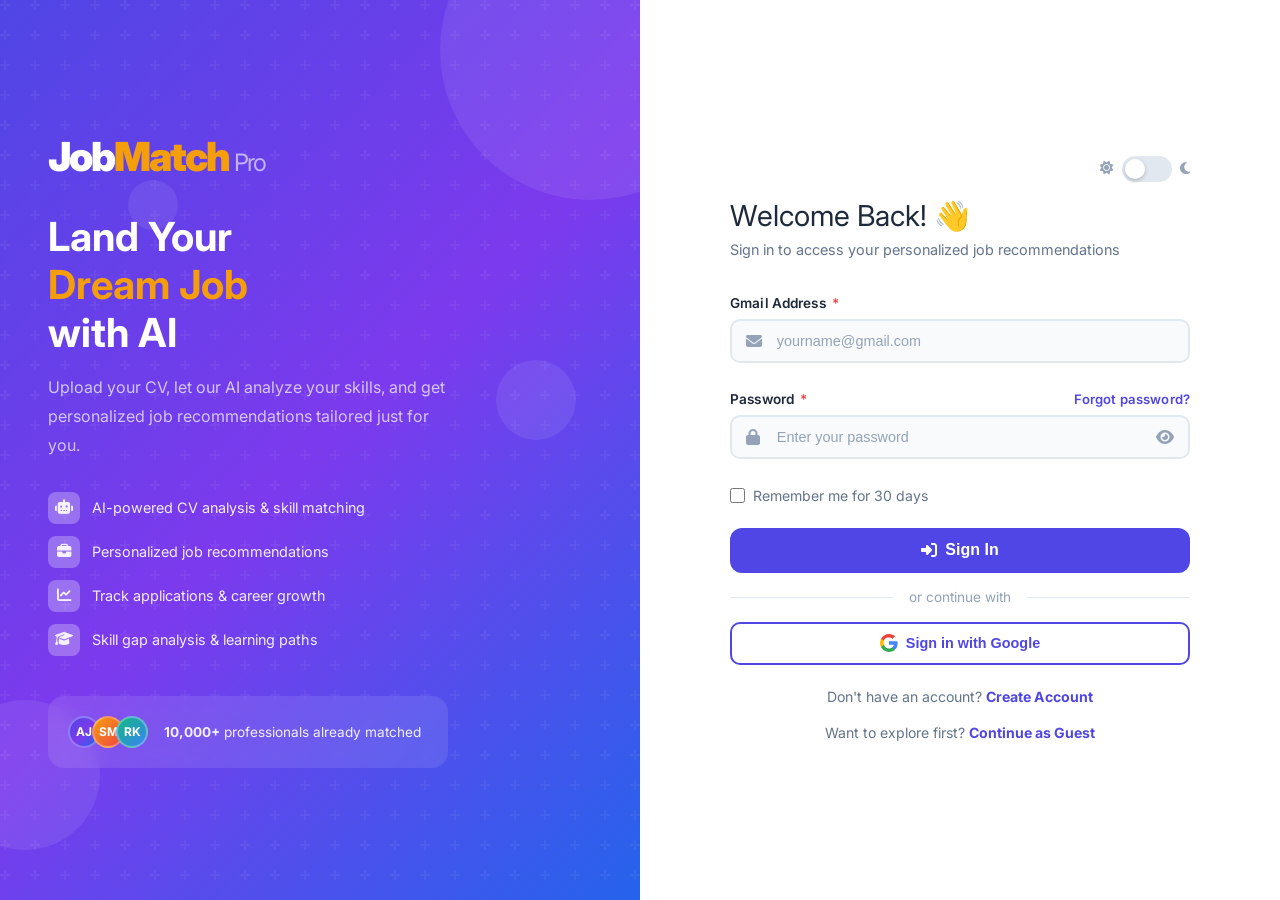
<file: frontend/index.html>
<!DOCTYPE html>
<html lang="en" data-theme="light">
<head>
  <meta charset="UTF-8" />
  <meta name="viewport" content="width=device-width, initial-scale=1.0" />
  <title>JobMatch Pro – AI-Powered Job Recommendations</title>
  <link rel="preconnect" href="https://fonts.googleapis.com" />
  <link href="https://fonts.googleapis.com/css2?family=Inter:wght@400;500;600;700;800;900&display=swap" rel="stylesheet" />
  <link rel="stylesheet" href="https://cdnjs.cloudflare.com/ajax/libs/font-awesome/6.5.0/css/all.min.css" />
  <link rel="stylesheet" href="css/style.css" />
  <link rel="stylesheet" href="css/animations.css" />
</head>
<body>
  <!-- Page Loader -->
  <div class="page-loader" id="pageLoader">
    <div style="text-align:center;">
      <div class="loader-logo">Job<span style="color:var(--accent)">Match</span></div>
      <div class="loader-spinner" style="margin:1rem auto 0;"></div>
    </div>
  </div>

  <!-- Toast Container -->
  <div class="toast-container" id="toastContainer"></div>

  <div class="auth-page">
    <!-- Left Hero -->
    <div class="auth-hero">
      <div class="floating-shapes">
        <div class="shape shape-1"></div>
        <div class="shape shape-2"></div>
        <div class="shape shape-3"></div>
        <div class="shape shape-4"></div>
      </div>
      <div class="auth-hero-content animate-fadeInLeft">
        <div class="auth-hero-logo">Job<span>Match</span> <span style="color:rgba(255,255,255,0.6);font-size:1.5rem;font-weight:400;">Pro</span></div>
        <h1>Land Your <br/><em style="font-style:normal;color:var(--accent);">Dream Job</em><br/>with AI</h1>
        <p>Upload your CV, let our AI analyze your skills, and get personalized job recommendations tailored just for you.</p>
        <div class="auth-hero-features">
          <div class="auth-hero-feature animate-fadeInLeft delay-100">
            <div style="width:32px;height:32px;background:rgba(255,255,255,0.15);border-radius:8px;display:flex;align-items:center;justify-content:center;flex-shrink:0;">
              <i class="fas fa-robot"></i>
            </div>
            <span>AI-powered CV analysis &amp; skill matching</span>
          </div>
          <div class="auth-hero-feature animate-fadeInLeft delay-200">
            <div style="width:32px;height:32px;background:rgba(255,255,255,0.15);border-radius:8px;display:flex;align-items:center;justify-content:center;flex-shrink:0;">
              <i class="fas fa-briefcase"></i>
            </div>
            <span>Personalized job recommendations</span>
          </div>
          <div class="auth-hero-feature animate-fadeInLeft delay-300">
            <div style="width:32px;height:32px;background:rgba(255,255,255,0.15);border-radius:8px;display:flex;align-items:center;justify-content:center;flex-shrink:0;">
              <i class="fas fa-chart-line"></i>
            </div>
            <span>Track applications &amp; career growth</span>
          </div>
          <div class="auth-hero-feature animate-fadeInLeft delay-400">
            <div style="width:32px;height:32px;background:rgba(255,255,255,0.15);border-radius:8px;display:flex;align-items:center;justify-content:center;flex-shrink:0;">
              <i class="fas fa-graduation-cap"></i>
            </div>
            <span>Skill gap analysis &amp; learning paths</span>
          </div>
        </div>
        <div style="margin-top:2.5rem;padding:1.25rem;background:rgba(255,255,255,0.1);border-radius:16px;backdrop-filter:blur(10px);">
          <div style="display:flex;gap:1rem;align-items:center;">
            <div style="display:flex;">
              <div class="avatar" style="width:32px;height:32px;font-size:0.75rem;margin-right:-8px;border:2px solid rgba(255,255,255,0.3);">AJ</div>
              <div class="avatar" style="width:32px;height:32px;font-size:0.75rem;margin-right:-8px;border:2px solid rgba(255,255,255,0.3);background:linear-gradient(135deg,#f59e0b,#ef4444);">SM</div>
              <div class="avatar" style="width:32px;height:32px;font-size:0.75rem;border:2px solid rgba(255,255,255,0.3);background:linear-gradient(135deg,#10b981,#3b82f6);">RK</div>
            </div>
            <div style="color:rgba(255,255,255,0.9);font-size:0.85rem;">
              <strong>10,000+</strong> professionals already matched
            </div>
          </div>
        </div>
      </div>
    </div>

    <!-- Right: Login Form -->
    <div class="auth-form-side">
      <div class="auth-form-container animate-fadeInRight">
        <!-- Theme Toggle -->
        <div style="display:flex;justify-content:flex-end;margin-bottom:1rem;">
          <div style="display:flex;align-items:center;gap:0.5rem;">
            <i class="fas fa-sun" style="font-size:0.85rem;color:var(--text-muted);"></i>
            <button class="theme-toggle" id="themeToggle" title="Toggle theme"></button>
            <i class="fas fa-moon" style="font-size:0.85rem;color:var(--text-muted);"></i>
          </div>
        </div>

        <div class="auth-form-title">Welcome Back! 👋</div>
        <p class="auth-form-subtitle">Sign in to access your personalized job recommendations</p>

        <div id="loginAlert"></div>

        <form id="loginForm" novalidate>
          <div class="form-group">
            <label class="form-label">Gmail Address <span class="required">*</span></label>
            <div class="input-group">
              <i class="fas fa-envelope input-icon"></i>
              <input type="email" class="form-control" id="loginEmail" placeholder="yourname@gmail.com" required autocomplete="email" />
            </div>
            <div class="invalid-feedback" id="loginEmailError"></div>
          </div>
          <div class="form-group">
            <label class="form-label" style="display:flex;justify-content:space-between;">
              <span>Password <span class="required">*</span></span>
              <a href="#" style="font-size:0.82rem;color:var(--primary);" id="forgotPassBtn">Forgot password?</a>
            </label>
            <div class="input-group">
              <i class="fas fa-lock input-icon"></i>
              <input type="password" class="form-control" id="loginPassword" placeholder="Enter your password" required autocomplete="current-password" />
              <i class="fas fa-eye input-action" id="toggleLoginPass"></i>
            </div>
            <div class="invalid-feedback" id="loginPassError"></div>
          </div>

          <div style="display:flex;align-items:center;justify-content:space-between;margin-bottom:1.5rem;">
            <label style="display:flex;align-items:center;gap:0.5rem;cursor:pointer;font-size:0.88rem;color:var(--text-secondary);">
              <input type="checkbox" id="rememberMe" style="accent-color:var(--primary);width:15px;height:15px;cursor:pointer;" />
              Remember me for 30 days
            </label>
          </div>

          <button type="submit" class="btn btn-primary btn-block btn-lg" id="loginBtn">
            <i class="fas fa-sign-in-alt"></i>
            <span class="btn-text">Sign In</span>
          </button>
        </form>

        <div class="divider"><span class="divider-text">or continue with</span></div>

        <button class="btn btn-outline btn-block" id="googleSignInBtn" style="gap:0.5rem;">
          <svg width="18" height="18" viewBox="0 0 18 18" fill="none" xmlns="http://www.w3.org/2000/svg">
            <path d="M17.64 9.2c0-.637-.057-1.251-.164-1.84H9v3.481h4.844c-.209 1.125-.843 2.078-1.796 2.717v2.258h2.908c1.702-1.567 2.684-3.875 2.684-6.615z" fill="#4285F4"/>
            <path d="M9 18c2.43 0 4.467-.806 5.956-2.18l-2.908-2.259c-.806.54-1.837.86-3.048.86-2.344 0-4.328-1.584-5.036-3.711H.957v2.332C2.438 15.983 5.482 18 9 18z" fill="#34A853"/>
            <path d="M3.964 10.71C3.784 10.17 3.682 9.593 3.682 9c0-.593.102-1.17.282-1.71V4.958H.957A8.996 8.996 0 000 9c0 1.452.348 2.827.957 4.042l3.007-2.332z" fill="#FBBC05"/>
            <path d="M9 3.58c1.321 0 2.508.454 3.44 1.345l2.582-2.58C13.463.891 11.426 0 9 0 5.482 0 2.438 2.017.957 4.958L3.964 6.29C4.672 4.163 6.656 3.58 9 3.58z" fill="#EA4335"/>
          </svg>
          Sign in with Google
        </button>

        <p class="auth-footer-text" style="margin-top:1.25rem;">
          Don't have an account? <a href="register.html" style="font-weight:700;color:var(--primary);">Create Account</a>
        </p>
        <p class="auth-footer-text" style="margin-top:0.75rem;">
          Want to explore first? <a href="jobs.html" style="font-weight:700;color:var(--primary);">Continue as Guest</a>
        </p>
      </div>
    </div>
  </div>

  <!-- Forgot Password Modal -->
  <div class="modal-overlay" id="forgotPassModal">
    <div class="modal" style="max-width:420px;">
      <div class="modal-header">
        <h3 class="modal-title"><i class="fas fa-key" style="color:var(--primary);margin-right:8px;"></i>Reset Password</h3>
        <button class="modal-close" id="closeForgotModal"><i class="fas fa-times"></i></button>
      </div>
      <div class="modal-body">
        <p style="margin-bottom:1.25rem;">Enter your Gmail address and we'll send you a password reset link.</p>
        <div class="form-group">
          <label class="form-label">Gmail Address</label>
          <div class="input-group">
            <i class="fas fa-envelope input-icon"></i>
            <input type="email" class="form-control" id="resetEmail" placeholder="yourname@gmail.com" />
          </div>
        </div>
      </div>
      <div class="modal-footer">
        <button class="btn btn-ghost" id="cancelForgotBtn">Cancel</button>
        <button class="btn btn-primary" id="sendResetBtn"><i class="fas fa-paper-plane"></i> Send Reset Link</button>
      </div>
    </div>
  </div>

  <script src="js/api.js"></script>
  <script src="js/main.js"></script>
  <script src="js/auth.js"></script>
  <script>
    // Page specific init
    document.addEventListener('DOMContentLoaded', () => {
      // Redirect if already logged in
      if (localStorage.getItem('jmp_token')) {
        window.location.href = 'dashboard.html';
        return;
      }
      hideLoader();
      initLoginPage();
    });
  </script>
</body>
</html>
</file>
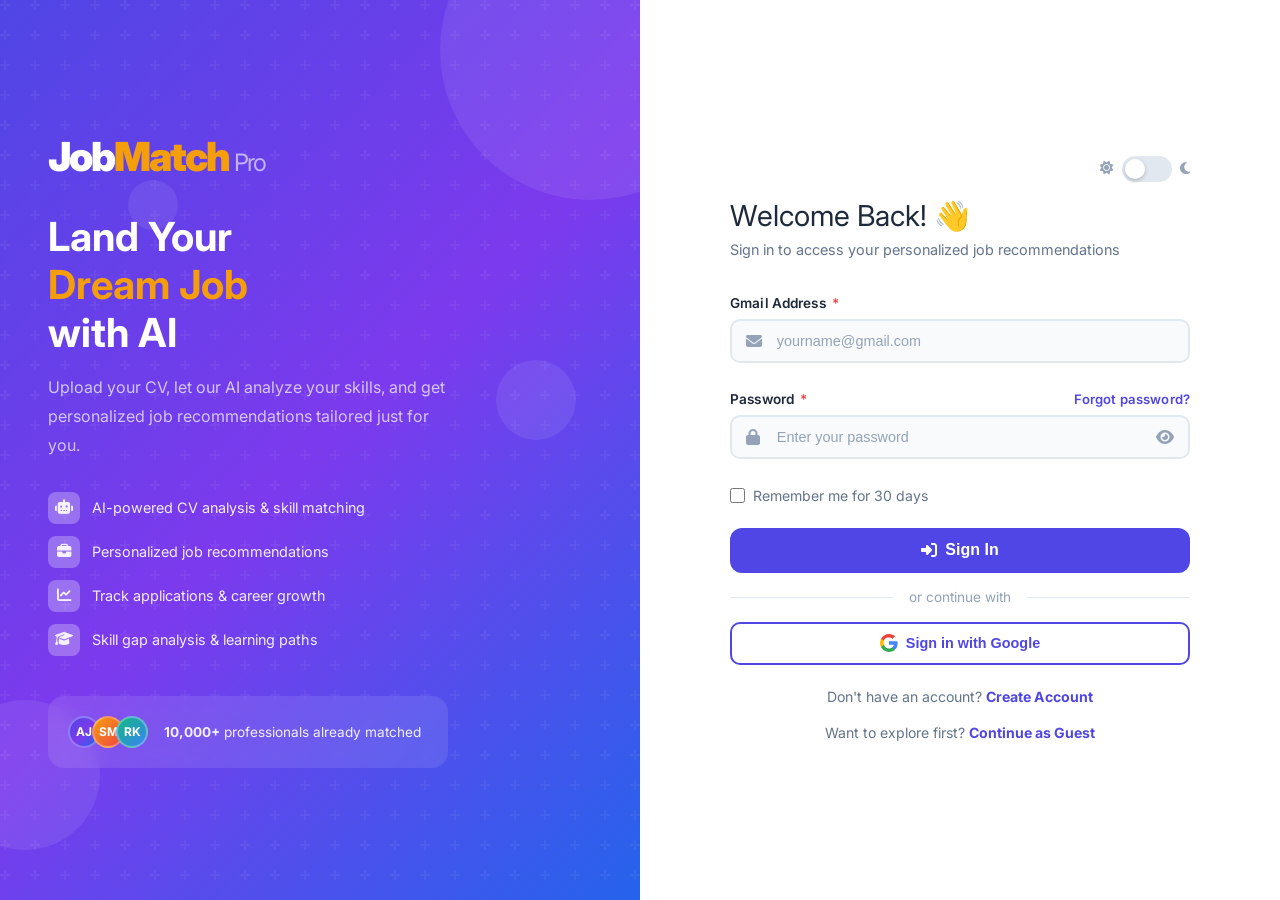
<file: frontend/applications.html>
<!DOCTYPE html>
<html lang="en" data-theme="light">
<head>
  <meta charset="UTF-8"/>
  <meta name="viewport" content="width=device-width, initial-scale=1.0"/>
  <title>My Applications – JobMatch Pro</title>
  <link rel="preconnect" href="https://fonts.googleapis.com"/>
  <link href="https://fonts.googleapis.com/css2?family=Inter:wght@400;500;600;700;800;900&display=swap" rel="stylesheet"/>
  <link rel="stylesheet" href="https://cdnjs.cloudflare.com/ajax/libs/font-awesome/6.5.0/css/all.min.css"/>
  <link rel="stylesheet" href="css/style.css"/>
  <link rel="stylesheet" href="css/animations.css"/>
</head>
<body>
  <div class="page-loader" id="pageLoader"><div style="text-align:center;"><div class="loader-logo">Job<span style="color:var(--accent)">Match</span></div><div class="loader-spinner" style="margin:1rem auto 0;"></div></div></div>
  <div class="toast-container" id="toastContainer"></div>

  <div class="app-layout">
    <aside class="sidebar" id="sidebar">
      <div class="sidebar-header"><div class="sidebar-logo-icon">J</div><div class="sidebar-logo sidebar-text">Job<span>Match</span></div></div>
      <nav class="sidebar-nav">
        <div class="nav-section-title sidebar-text">MAIN</div>
        <a href="dashboard.html" class="nav-item"><i class="fas fa-th-large"></i><span class="sidebar-text">Dashboard</span></a>
        <a href="jobs.html" class="nav-item"><i class="fas fa-search"></i><span class="sidebar-text">Job Search</span></a>
        <a href="recommendations.html" class="nav-item"><i class="fas fa-robot"></i><span class="sidebar-text">AI Matches</span></a>
        <a href="applications.html" class="nav-item active"><i class="fas fa-clipboard-list"></i><span class="sidebar-text">My Applications</span></a>
        <div class="nav-section-title sidebar-text" style="margin-top:1rem;">PROFILE</div>
        <a href="profile.html" class="nav-item"><i class="fas fa-user-circle"></i><span class="sidebar-text">Job Profile</span></a>
        <a href="cv-analysis.html" class="nav-item"><i class="fas fa-file-alt"></i><span class="sidebar-text">CV Analysis</span></a>
        <a href="saved-jobs.html" class="nav-item"><i class="fas fa-bookmark"></i><span class="sidebar-text">Saved Jobs</span></a>
        <div class="nav-section-title sidebar-text" style="margin-top:1rem;">ACCOUNT</div>
        <a href="settings.html" class="nav-item"><i class="fas fa-cog"></i><span class="sidebar-text">Settings</span></a>
        <div class="nav-item" id="logoutBtn" style="color:#f87171;cursor:pointer;"><i class="fas fa-sign-out-alt"></i><span class="sidebar-text">Logout</span></div>
      </nav>
      <div class="sidebar-footer">
        <div style="display:flex;align-items:center;gap:0.75rem;">
          <div class="avatar avatar-sm" id="sidebarAvatar">U</div>
          <div class="sidebar-text" style="overflow:hidden;"><div style="font-size:0.82rem;font-weight:700;color:#fff;white-space:nowrap;overflow:hidden;text-overflow:ellipsis;" id="sidebarName">Loading...</div><div style="font-size:0.72rem;color:rgba(255,255,255,0.4);" id="sidebarEmail">...</div></div>
        </div>
      </div>
    </aside>

    <div class="main-content" id="mainContent">
      <div class="topbar">
        <button class="toggle-sidebar" id="toggleSidebar"><i class="fas fa-bars"></i></button>
        <div class="topbar-title">My Applications</div>
        <div class="topbar-actions">
          <div style="display:flex;align-items:center;gap:0.4rem;"><i class="fas fa-sun" style="font-size:0.8rem;color:var(--text-muted);"></i><button class="theme-toggle" id="themeToggle"></button><i class="fas fa-moon" style="font-size:0.8rem;color:var(--text-muted);"></i></div>
          <div class="dropdown" id="userDropdown"><div class="avatar avatar-sm" id="topbarAvatar" style="cursor:pointer;">U</div><div class="dropdown-menu"><div class="dropdown-item" onclick="window.location='profile.html'"><i class="fas fa-user-circle"></i> My Profile</div><div class="dropdown-divider"></div><div class="dropdown-item" style="color:var(--danger);" id="ddLogout"><i class="fas fa-sign-out-alt" style="color:var(--danger);"></i> Logout</div></div></div>
        </div>
      </div>

      <div class="page-content">
        <div class="page-header animate-fadeInDown">
          <h1>My <span style="color:var(--primary);">Applications</span></h1>
          <p>Track and manage all your job applications in one place</p>
        </div>

        <!-- Stats Bar -->
        <div class="grid-4 stagger-children" style="margin-bottom:2rem;">
          <div class="stat-card"><div class="stat-icon" style="background:#ede9fe;color:var(--primary);"><i class="fas fa-paper-plane"></i></div><div class="stat-info"><div class="stat-value" id="totalApplied">0</div><div class="stat-label">Total Applied</div></div></div>
          <div class="stat-card"><div class="stat-icon" style="background:#dbeafe;color:var(--info);"><i class="fas fa-clock"></i></div><div class="stat-info"><div class="stat-value" id="inReview">0</div><div class="stat-label">In Review</div></div></div>
          <div class="stat-card"><div class="stat-icon" style="background:#d1fae5;color:var(--success);"><i class="fas fa-check-circle"></i></div><div class="stat-info"><div class="stat-value" id="interviewed">0</div><div class="stat-label">Interviews</div></div></div>
          <div class="stat-card"><div class="stat-icon" style="background:#fee2e2;color:var(--danger);"><i class="fas fa-times-circle"></i></div><div class="stat-info"><div class="stat-value" id="rejected">0</div><div class="stat-label">Rejected</div></div></div>
        </div>

        <!-- Status Filter Tabs -->
        <div class="tabs" style="margin-bottom:0;">
          <button class="tab-btn active" data-app-filter="all">All</button>
          <button class="tab-btn" data-app-filter="applied">Applied</button>
          <button class="tab-btn" data-app-filter="in_review">In Review</button>
          <button class="tab-btn" data-app-filter="interview">Interview</button>
          <button class="tab-btn" data-app-filter="offer">Offer</button>
          <button class="tab-btn" data-app-filter="rejected">Rejected</button>
        </div>

        <!-- Applications Table -->
        <div class="card animate-fadeInUp" style="overflow:hidden;">
          <div class="card-header">
            <div>
              <h4>Application History</h4>
            </div>
            <div style="display:flex;gap:0.75rem;align-items:center;">
              <div class="search-bar" style="width:220px;">
                <i class="fas fa-search" style="color:var(--text-muted);font-size:0.85rem;"></i>
                <input type="text" id="appSearchInput" placeholder="Search applications..." style="font-size:0.85rem;" />
              </div>
            </div>
          </div>
          <div style="overflow-x:auto;">
            <table class="applied-table">
              <thead>
                <tr>
                  <th>Company</th>
                  <th>Position</th>
                  <th>Domain</th>
                  <th>Applied On</th>
                  <th>Match Score</th>
                  <th>Status</th>
                  <th>Actions</th>
                </tr>
              </thead>
              <tbody id="applicationsTableBody">
                <tr><td colspan="7">
                  <div class="empty-state" style="padding:3rem;">
                    <div class="empty-state-icon"><i class="fas fa-clipboard-list"></i></div>
                    <h3>No applications yet</h3>
                    <p>Start applying to jobs that match your skills</p>
                    <a href="jobs.html" class="btn btn-primary">Browse Jobs</a>
                  </div>
                </td></tr>
              </tbody>
            </table>
          </div>
        </div>
      </div>
    </div>
  </div>

  <!-- Application Detail Modal -->
  <div class="modal-overlay" id="appDetailModal">
    <div class="modal" style="max-width:600px;">
      <div class="modal-header">
        <h3 class="modal-title">Application Details</h3>
        <button class="modal-close" id="closeAppModal"><i class="fas fa-times"></i></button>
      </div>
      <div class="modal-body" id="appDetailContent"></div>
      <div class="modal-footer">
        <button class="btn btn-ghost" id="cancelAppBtn">Close</button>
        <button class="btn btn-danger btn-sm" id="withdrawAppBtn"><i class="fas fa-times"></i> Withdraw</button>
      </div>
    </div>
  </div>

  <script src="js/api.js"></script>
  <script src="js/main.js"></script>
  <script src="js/applications.js"></script>
  <script>
    document.addEventListener('DOMContentLoaded', () => {
      requireAuth();
      hideLoader();
      initApplicationsPage();
    });
  </script>
</body>
</html>
</file>
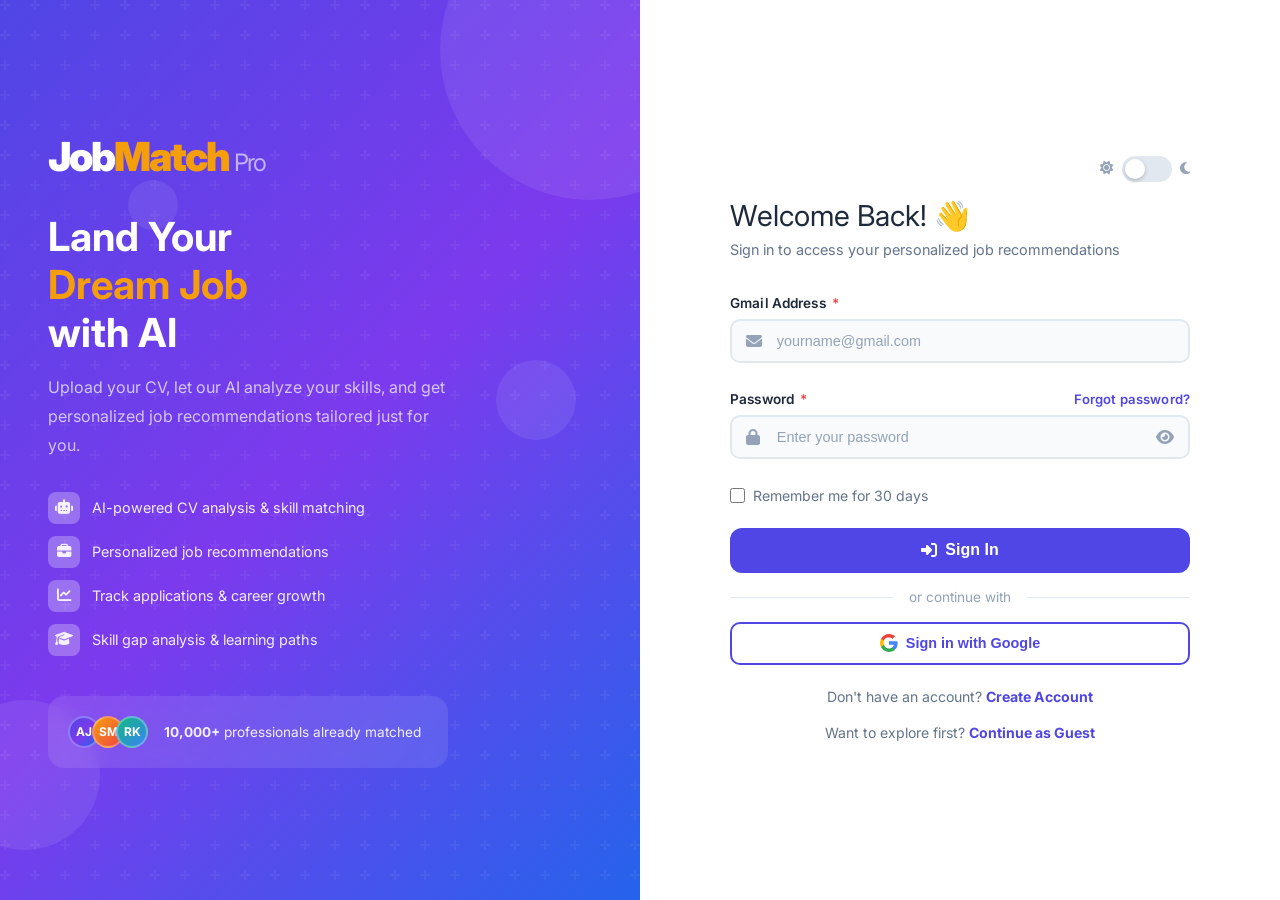
<file: frontend/cv-analysis.html>
<!DOCTYPE html>
<html lang="en" data-theme="light">
<head>
  <meta charset="UTF-8"/>
  <meta name="viewport" content="width=device-width, initial-scale=1.0"/>
  <title>CV Analysis – JobMatch Pro</title>
  <link rel="preconnect" href="https://fonts.googleapis.com"/>
  <link href="https://fonts.googleapis.com/css2?family=Inter:wght@400;500;600;700;800;900&display=swap" rel="stylesheet"/>
  <link rel="stylesheet" href="https://cdnjs.cloudflare.com/ajax/libs/font-awesome/6.5.0/css/all.min.css"/>
  <link rel="stylesheet" href="css/style.css"/>
  <link rel="stylesheet" href="css/animations.css"/>
</head>
<body>
  <div class="page-loader" id="pageLoader"><div style="text-align:center;"><div class="loader-logo">Job<span style="color:var(--accent)">Match</span></div><div class="loader-spinner" style="margin:1rem auto 0;"></div></div></div>
  <div class="toast-container" id="toastContainer"></div>

  <div class="app-layout">
    <aside class="sidebar" id="sidebar">
      <div class="sidebar-header"><div class="sidebar-logo-icon">J</div><div class="sidebar-logo sidebar-text">Job<span>Match</span></div></div>
      <nav class="sidebar-nav">
        <div class="nav-section-title sidebar-text">MAIN</div>
        <a href="dashboard.html" class="nav-item"><i class="fas fa-th-large"></i><span class="sidebar-text">Dashboard</span></a>
        <a href="jobs.html" class="nav-item"><i class="fas fa-search"></i><span class="sidebar-text">Job Search</span></a>
        <a href="recommendations.html" class="nav-item"><i class="fas fa-robot"></i><span class="sidebar-text">AI Matches</span></a>
        <a href="applications.html" class="nav-item"><i class="fas fa-clipboard-list"></i><span class="sidebar-text">My Applications</span></a>
        <div class="nav-section-title sidebar-text" style="margin-top:1rem;">PROFILE</div>
        <a href="profile.html" class="nav-item"><i class="fas fa-user-circle"></i><span class="sidebar-text">Job Profile</span></a>
        <a href="cv-analysis.html" class="nav-item active"><i class="fas fa-file-alt"></i><span class="sidebar-text">CV Analysis</span></a>
        <a href="saved-jobs.html" class="nav-item"><i class="fas fa-bookmark"></i><span class="sidebar-text">Saved Jobs</span></a>
        <div class="nav-section-title sidebar-text" style="margin-top:1rem;">ACCOUNT</div>
        <a href="settings.html" class="nav-item"><i class="fas fa-cog"></i><span class="sidebar-text">Settings</span></a>
        <div class="nav-item" id="logoutBtn" style="color:#f87171;cursor:pointer;"><i class="fas fa-sign-out-alt"></i><span class="sidebar-text">Logout</span></div>
      </nav>
      <div class="sidebar-footer">
        <div style="display:flex;align-items:center;gap:0.75rem;">
          <div class="avatar avatar-sm" id="sidebarAvatar">U</div>
          <div class="sidebar-text" style="overflow:hidden;"><div style="font-size:0.82rem;font-weight:700;color:#fff;white-space:nowrap;overflow:hidden;text-overflow:ellipsis;" id="sidebarName">Loading...</div><div style="font-size:0.72rem;color:rgba(255,255,255,0.4);" id="sidebarEmail">...</div></div>
        </div>
      </div>
    </aside>

    <div class="main-content" id="mainContent">
      <div class="topbar">
        <button class="toggle-sidebar" id="toggleSidebar"><i class="fas fa-bars"></i></button>
        <div class="topbar-title">CV Analysis</div>
        <div class="topbar-actions">
          <div style="display:flex;align-items:center;gap:0.4rem;"><i class="fas fa-sun" style="font-size:0.8rem;color:var(--text-muted);"></i><button class="theme-toggle" id="themeToggle"></button><i class="fas fa-moon" style="font-size:0.8rem;color:var(--text-muted);"></i></div>
          <div class="dropdown" id="userDropdown"><div class="avatar avatar-sm" id="topbarAvatar" style="cursor:pointer;">U</div><div class="dropdown-menu"><div class="dropdown-item" onclick="window.location='profile.html'"><i class="fas fa-user-circle"></i> My Profile</div><div class="dropdown-divider"></div><div class="dropdown-item" style="color:var(--danger);" id="ddLogout"><i class="fas fa-sign-out-alt" style="color:var(--danger);"></i> Logout</div></div></div>
        </div>
      </div>

      <div class="page-content">
        <div class="page-header animate-fadeInDown">
          <h1>CV <span style="color:var(--primary);">Analysis</span></h1>
          <p>See how our AI analyzed your CV and extracted your skills</p>
        </div>

        <!-- Upload New CV -->
        <div class="card animate-fadeInUp" style="margin-bottom:1.5rem;padding:1.5rem;">
          <h4 style="margin-bottom:1rem;"><i class="fas fa-upload" style="color:var(--primary);margin-right:8px;"></i>Update Your CV</h4>
          <div style="display:flex;gap:1rem;align-items:flex-start;flex-wrap:wrap;">
            <div style="flex:1;min-width:250px;">
              <div class="file-upload-zone" id="updateCvZone" style="padding:1.5rem;">
                <input type="file" id="updateCvFile" accept=".pdf,.docx,.txt" />
                <div class="file-upload-icon" style="font-size:1.75rem;"><i class="fas fa-cloud-upload-alt"></i></div>
                <div class="file-upload-text">Click or drag to upload new CV</div>
                <div class="file-upload-hint">PDF, DOC, DOCX, TXT – Max 10MB</div>
              </div>
            </div>
            <div style="flex:1;min-width:250px;" id="currentCvInfo">
              <!-- Current CV info injected by JS -->
            </div>
          </div>
          <div id="updateCvAlert" style="margin-top:1rem;"></div>
        </div>

        <!-- Analysis Results -->
        <div class="grid-2" style="gap:1.5rem;" id="analysisSection">
          <!-- Overall Score -->
          <div class="card animate-fadeInLeft">
            <div class="card-header"><h4>Overall CV Score</h4><span class="badge badge-primary" id="cvScoreBadge">Analyzing...</span></div>
            <div class="card-body" style="display:flex;align-items:center;gap:2rem;">
              <div class="match-ring" style="width:120px;height:120px;">
                <svg width="120" height="120" viewBox="0 0 120 120">
                  <circle class="ring-bg" cx="60" cy="60" r="50" stroke-width="10"/>
                  <circle class="ring-fill ring-animated" id="cvScoreRing" cx="60" cy="60" r="50" stroke-width="10" stroke="url(#scoreGrad)" style="stroke-dasharray:314;stroke-dashoffset:314;"/>
                  <defs><linearGradient id="scoreGrad" x1="0%" y1="0%" x2="100%" y2="0%"><stop offset="0%" style="stop-color:#4f46e5;"/><stop offset="100%" style="stop-color:#7c3aed;"/></linearGradient></defs>
                </svg>
                <div class="ring-text"><div class="ring-percent" id="cvScorePercent">-</div><div class="ring-label">SCORE</div></div>
              </div>
              <div>
                <div id="cvScoreBreakdown" class="skill-match-list"></div>
              </div>
            </div>
          </div>

          <!-- Contact & Summary -->
          <div class="card animate-fadeInRight">
            <div class="card-header"><h4>Extracted Info</h4></div>
            <div class="card-body" id="extractedInfo">
              <div class="skeleton skeleton-text" style="margin-bottom:0.5rem;"></div>
              <div class="skeleton skeleton-text" style="width:70%;margin-bottom:0.5rem;"></div>
              <div class="skeleton skeleton-text" style="width:85%;"></div>
            </div>
          </div>

          <!-- Technical Skills -->
          <div class="card animate-fadeInLeft delay-200">
            <div class="card-header">
              <h4><i class="fas fa-code" style="color:var(--primary);margin-right:8px;"></i>Technical Skills Detected</h4>
              <span class="badge badge-primary" id="skillCountBadge">0 skills</span>
            </div>
            <div class="card-body">
              <div id="detectedSkills" class="skills-container">
                <div class="skeleton skeleton-text" style="width:80px;"></div>
                <div class="skeleton skeleton-text" style="width:100px;"></div>
                <div class="skeleton skeleton-text" style="width:70px;"></div>
              </div>
            </div>
          </div>

          <!-- Domain Detection -->
          <div class="card animate-fadeInRight delay-200">
            <div class="card-header"><h4><i class="fas fa-compass" style="color:var(--primary);margin-right:8px;"></i>Domain Detection</h4></div>
            <div class="card-body" id="domainDetection">
              <div class="skeleton skeleton-card" style="height:150px;"></div>
            </div>
          </div>

          <!-- Experience Timeline -->
          <div class="card animate-fadeInLeft delay-300" style="grid-column:span 2;">
            <div class="card-header"><h4><i class="fas fa-briefcase" style="color:var(--primary);margin-right:8px;"></i>Detected Work Experience</h4></div>
            <div class="card-body">
              <div id="detectedExperience">
                <div class="skeleton skeleton-text"></div>
                <div class="skeleton skeleton-text" style="width:70%;"></div>
              </div>
            </div>
          </div>

          <!-- Skills Gap Analysis -->
          <div class="card animate-fadeInUp delay-400" style="grid-column:span 2;">
            <div class="card-header">
              <div>
                <h4><i class="fas fa-chart-bar" style="color:var(--primary);margin-right:8px;"></i>Skills Gap Analysis</h4>
                <p style="font-size:0.82rem;color:var(--text-muted);margin:0;">Skills recommended based on your domain</p>
              </div>
            </div>
            <div class="card-body">
              <div class="grid-2" style="gap:2rem;">
                <div>
                  <h5 style="font-size:0.9rem;margin-bottom:0.75rem;color:var(--success);"><i class="fas fa-check-circle"></i> You Have</h5>
                  <div id="skillsHave" class="skills-container"></div>
                </div>
                <div>
                  <h5 style="font-size:0.9rem;margin-bottom:0.75rem;color:var(--warning);"><i class="fas fa-star"></i> Learn Next</h5>
                  <div id="skillsMissing" class="skills-container"></div>
                </div>
              </div>
            </div>
          </div>
        </div>
      </div>
    </div>
  </div>

  <script src="js/api.js"></script>
  <script src="js/main.js"></script>
  <script src="js/cv-analysis.js"></script>
  <script>
    document.addEventListener('DOMContentLoaded', () => {
      requireAuth();
      hideLoader();
      initCvAnalysisPage();
    });
  </script>
</body>
</html>
</file>
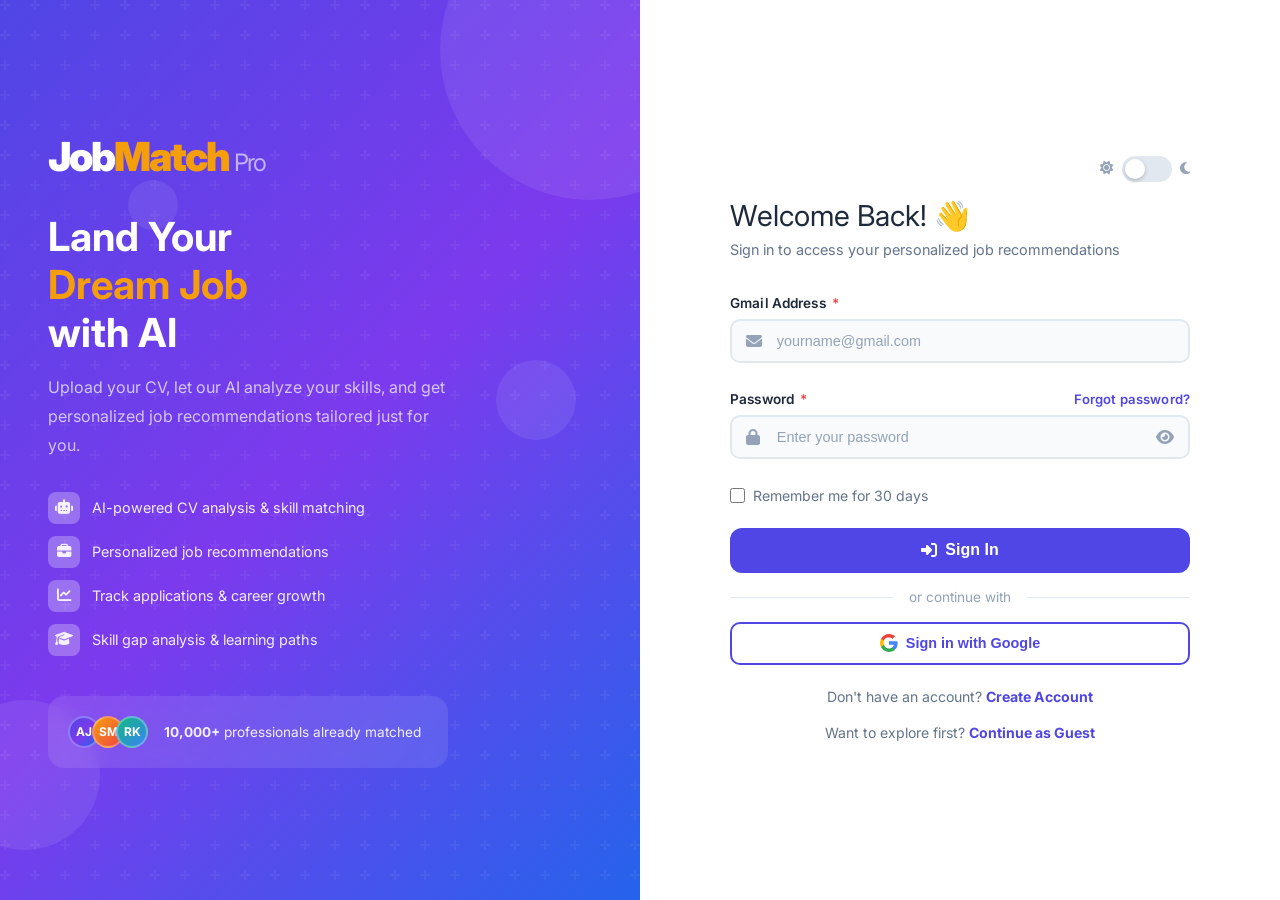
<file: frontend/dashboard.html>
<!DOCTYPE html>
<html lang="en" data-theme="light">
<head>
  <meta charset="UTF-8" />
  <meta name="viewport" content="width=device-width, initial-scale=1.0" />
  <title>Dashboard – JobMatch Pro</title>
  <link rel="preconnect" href="https://fonts.googleapis.com" />
  <link href="https://fonts.googleapis.com/css2?family=Inter:wght@400;500;600;700;800;900&display=swap" rel="stylesheet" />
  <link rel="stylesheet" href="https://cdnjs.cloudflare.com/ajax/libs/font-awesome/6.5.0/css/all.min.css" />
  <link rel="stylesheet" href="css/style.css" />
  <link rel="stylesheet" href="css/animations.css" />
</head>
<body>
  <div class="page-loader" id="pageLoader">
    <div style="text-align:center;">
      <div class="loader-logo">Job<span style="color:var(--accent)">Match</span></div>
      <div class="loader-spinner" style="margin:1rem auto 0;"></div>
    </div>
  </div>
  <div class="toast-container" id="toastContainer"></div>

  <div class="app-layout">
    <!-- Sidebar -->
    <aside class="sidebar" id="sidebar">
      <div class="sidebar-header">
        <div class="sidebar-logo-icon">J</div>
        <div class="sidebar-logo sidebar-text">Job<span>Match</span></div>
      </div>
      <nav class="sidebar-nav">
        <div class="nav-section-title sidebar-text">MAIN</div>
        <a href="dashboard.html" class="nav-item active">
          <i class="fas fa-th-large"></i>
          <span class="sidebar-text">Dashboard</span>
        </a>
        <a href="jobs.html" class="nav-item">
          <i class="fas fa-search"></i>
          <span class="sidebar-text">Job Search</span>
        </a>
        <a href="recommendations.html" class="nav-item">
          <i class="fas fa-robot"></i>
          <span class="sidebar-text">AI Matches</span>
          <span class="nav-badge sidebar-text" id="matchCountBadge">0</span>
        </a>
        <a href="applications.html" class="nav-item">
          <i class="fas fa-clipboard-list"></i>
          <span class="sidebar-text">My Applications</span>
        </a>
        <div class="nav-section-title sidebar-text" style="margin-top:1rem;">PROFILE</div>
        <a href="profile.html" class="nav-item">
          <i class="fas fa-user-circle"></i>
          <span class="sidebar-text">Job Profile</span>
        </a>
        <a href="cv-analysis.html" class="nav-item">
          <i class="fas fa-file-alt"></i>
          <span class="sidebar-text">CV Analysis</span>
        </a>
        <a href="saved-jobs.html" class="nav-item">
          <i class="fas fa-bookmark"></i>
          <span class="sidebar-text">Saved Jobs</span>
        </a>
        <div class="nav-section-title sidebar-text" style="margin-top:1rem;">ACCOUNT</div>
        <a href="settings.html" class="nav-item">
          <i class="fas fa-cog"></i>
          <span class="sidebar-text">Settings</span>
        </a>
        <div class="nav-item" id="logoutBtn" style="color:#f87171;cursor:pointer;">
          <i class="fas fa-sign-out-alt"></i>
          <span class="sidebar-text">Logout</span>
        </div>
      </nav>
      <div class="sidebar-footer">
        <div style="display:flex;align-items:center;gap:0.75rem;">
          <div class="avatar avatar-sm" id="sidebarAvatar">U</div>
          <div class="sidebar-text" style="overflow:hidden;">
            <div style="font-size:0.82rem;font-weight:700;color:#fff;white-space:nowrap;overflow:hidden;text-overflow:ellipsis;" id="sidebarName">Loading...</div>
            <div style="font-size:0.72rem;color:rgba(255,255,255,0.4);" id="sidebarEmail">...</div>
          </div>
        </div>
      </div>
    </aside>

    <!-- Main Content -->
    <div class="main-content" id="mainContent">
      <!-- Topbar -->
      <div class="topbar">
        <button class="toggle-sidebar" id="toggleSidebar"><i class="fas fa-bars"></i></button>
        <div class="topbar-title">Dashboard</div>
        <div class="topbar-actions">
          <div style="display:flex;align-items:center;gap:0.4rem;">
            <i class="fas fa-sun" style="font-size:0.8rem;color:var(--text-muted);"></i>
            <button class="theme-toggle" id="themeToggle" title="Toggle theme"></button>
            <i class="fas fa-moon" style="font-size:0.8rem;color:var(--text-muted);"></i>
          </div>
          <button class="icon-btn" id="notifBtn">
            <i class="fas fa-bell"></i>
            <span class="notif-dot" id="notifDot" style="display:none;"></span>
          </button>
          <div class="dropdown" id="userDropdown">
            <div class="avatar avatar-sm" id="topbarAvatar" style="cursor:pointer;">U</div>
            <div class="dropdown-menu">
              <div class="dropdown-item" onclick="window.location='profile.html'"><i class="fas fa-user-circle"></i> My Profile</div>
              <div class="dropdown-item" onclick="window.location='settings.html'"><i class="fas fa-cog"></i> Settings</div>
              <div class="dropdown-divider"></div>
              <div class="dropdown-item" style="color:var(--danger);" id="ddLogout"><i class="fas fa-sign-out-alt" style="color:var(--danger);"></i> Logout</div>
            </div>
          </div>
        </div>
      </div>

      <!-- Page Content -->
      <div class="page-content">
        <!-- Welcome Banner -->
        <div class="welcome-banner animate-fadeInDown">
          <div class="welcome-text">
            <h2>Welcome back, <span id="welcomeName">User</span>! 👋</h2>
            <p id="welcomeSubtext">Your AI-powered job recommendations are ready. Let's find your perfect match!</p>
            <div class="profile-completion">
              <div class="progress" style="flex:1;background:rgba(255,255,255,0.3);">
                <div class="progress-bar" id="profileProgressBar" style="background:var(--accent);width:0%;transition:width 1s;"></div>
              </div>
              <span id="profileCompletionText">Profile 0% Complete</span>
            </div>
          </div>
          <div class="welcome-image">🚀</div>
        </div>

        <!-- Stats Grid -->
        <div class="grid-4 stagger-children" style="margin-bottom:2rem;" id="statsGrid">
          <div class="stat-card">
            <div class="stat-icon" style="background:#ede9fe;color:var(--primary);"><i class="fas fa-robot"></i></div>
            <div class="stat-info">
              <div class="stat-value" id="statMatches">0</div>
              <div class="stat-label">AI Job Matches</div>
              <div class="stat-change stat-up"><i class="fas fa-arrow-up"></i> New today</div>
            </div>
          </div>
          <div class="stat-card">
            <div class="stat-icon" style="background:#d1fae5;color:var(--success);"><i class="fas fa-paper-plane"></i></div>
            <div class="stat-info">
              <div class="stat-value" id="statApplied">0</div>
              <div class="stat-label">Jobs Applied</div>
              <div class="stat-change" id="appliedChange" style="color:var(--text-muted);">Total applications</div>
            </div>
          </div>
          <div class="stat-card">
            <div class="stat-icon" style="background:#fef3c7;color:var(--warning);"><i class="fas fa-bookmark"></i></div>
            <div class="stat-info">
              <div class="stat-value" id="statSaved">0</div>
              <div class="stat-label">Saved Jobs</div>
              <div class="stat-change" style="color:var(--text-muted);">Bookmarked</div>
            </div>
          </div>
          <div class="stat-card">
            <div class="stat-icon" style="background:#dbeafe;color:var(--info);"><i class="fas fa-eye"></i></div>
            <div class="stat-info">
              <div class="stat-value" id="statViews">0</div>
              <div class="stat-label">Profile Views</div>
              <div class="stat-change stat-up"><i class="fas fa-arrow-up"></i> This week</div>
            </div>
          </div>
        </div>

        <div class="grid-2" style="gap:1.5rem;">
          <!-- Applied Jobs List -->
          <div class="card" style="grid-column:span 2;">
            <div class="card-header">
              <div>
                <h3 class="section-title">My <span>Applications</span></h3>
                <p style="font-size:0.82rem;color:var(--text-muted);margin:0;">Track all your job applications in one place</p>
              </div>
              <a href="applications.html" class="btn btn-sm btn-outline">View All <i class="fas fa-arrow-right"></i></a>
            </div>
            <div style="overflow-x:auto;">
              <table class="applied-table" id="appliedTable">
                <thead>
                  <tr>
                    <th>Company</th>
                    <th>Position</th>
                    <th>Domain</th>
                    <th>Applied On</th>
                    <th>Status</th>
                    <th>Match</th>
                    <th>Action</th>
                  </tr>
                </thead>
                <tbody id="appliedTableBody">
                  <tr><td colspan="7">
                    <div class="empty-state" style="padding:2rem;">
                      <div class="empty-state-icon"><i class="fas fa-briefcase"></i></div>
                      <h3>No applications yet</h3>
                      <p>Start applying to jobs that match your skills</p>
                      <a href="jobs.html" class="btn btn-primary btn-sm">Browse Jobs</a>
                    </div>
                  </td></tr>
                </tbody>
              </table>
            </div>
          </div>
        </div>

        <!-- AI Recommendations Preview -->
        <div style="margin-top:1.5rem;">
          <div class="section-header">
            <h3 class="section-title"><i class="fas fa-robot" style="color:var(--primary);"></i> AI Job <span>Recommendations</span></h3>
            <a href="recommendations.html" class="btn btn-sm btn-outline">See All <i class="fas fa-arrow-right"></i></a>
          </div>
          <div id="recommendationsPreview" class="grid-auto stagger-children">
            <!-- Cards injected by JS -->
            <div class="card" style="padding:2rem;text-align:center;grid-column:1/-1;">
              <div class="ai-loading">
                <div class="ai-loading-rings">
                  <div class="ai-loading-ring"></div>
                  <div class="ai-loading-ring"></div>
                  <div class="ai-loading-ring"></div>
                  <div class="ai-loading-center"><i class="fas fa-robot"></i></div>
                </div>
                <div class="ai-loading-text">Analyzing your CV and finding matches...</div>
              </div>
            </div>
          </div>
        </div>

        <!-- Skills Overview -->
        <div style="margin-top:1.5rem;" class="grid-2" id="skillsSection">
          <div class="card">
            <div class="card-header">
              <h4>Your Top Skills</h4>
              <a href="cv-analysis.html" class="btn btn-sm btn-ghost">Full Analysis</a>
            </div>
            <div class="card-body">
              <div id="topSkillsList" class="skills-container">
                <div class="skeleton skeleton-text" style="width:80px;"></div>
                <div class="skeleton skeleton-text" style="width:100px;"></div>
                <div class="skeleton skeleton-text" style="width:70px;"></div>
              </div>
            </div>
          </div>
          <div class="card">
            <div class="card-header">
              <h4>Skills to Learn</h4>
              <span class="badge badge-warning">Recommended</span>
            </div>
            <div class="card-body">
              <div id="missingSkillsList" class="skills-container">
                <div class="skeleton skeleton-text" style="width:90px;"></div>
                <div class="skeleton skeleton-text" style="width:110px;"></div>
                <div class="skeleton skeleton-text" style="width:75px;"></div>
              </div>
            </div>
          </div>
        </div>
      </div>
    </div>
  </div>

  <!-- Notification Panel -->
  <div id="notifPanel" style="position:fixed;top:64px;right:1.5rem;width:360px;background:var(--bg-card);border:1px solid var(--border);border-radius:16px;box-shadow:var(--shadow-lg);z-index:300;display:none;max-height:500px;overflow:hidden;">
    <div style="padding:1rem 1.25rem;border-bottom:1px solid var(--border);display:flex;align-items:center;justify-content:space-between;">
      <h4 style="font-size:1rem;">Notifications</h4>
      <button style="border:none;background:none;cursor:pointer;font-size:0.8rem;color:var(--primary);" id="markAllReadBtn">Mark all read</button>
    </div>
    <div id="notifList" style="overflow-y:auto;max-height:400px;"></div>
  </div>

  <script src="js/api.js"></script>
  <script src="js/main.js"></script>
  <script src="js/dashboard.js"></script>
  <script>
    document.addEventListener('DOMContentLoaded', () => {
      requireAuth();
      hideLoader();
      initDashboard();
    });
  </script>
</body>
</html>
</file>
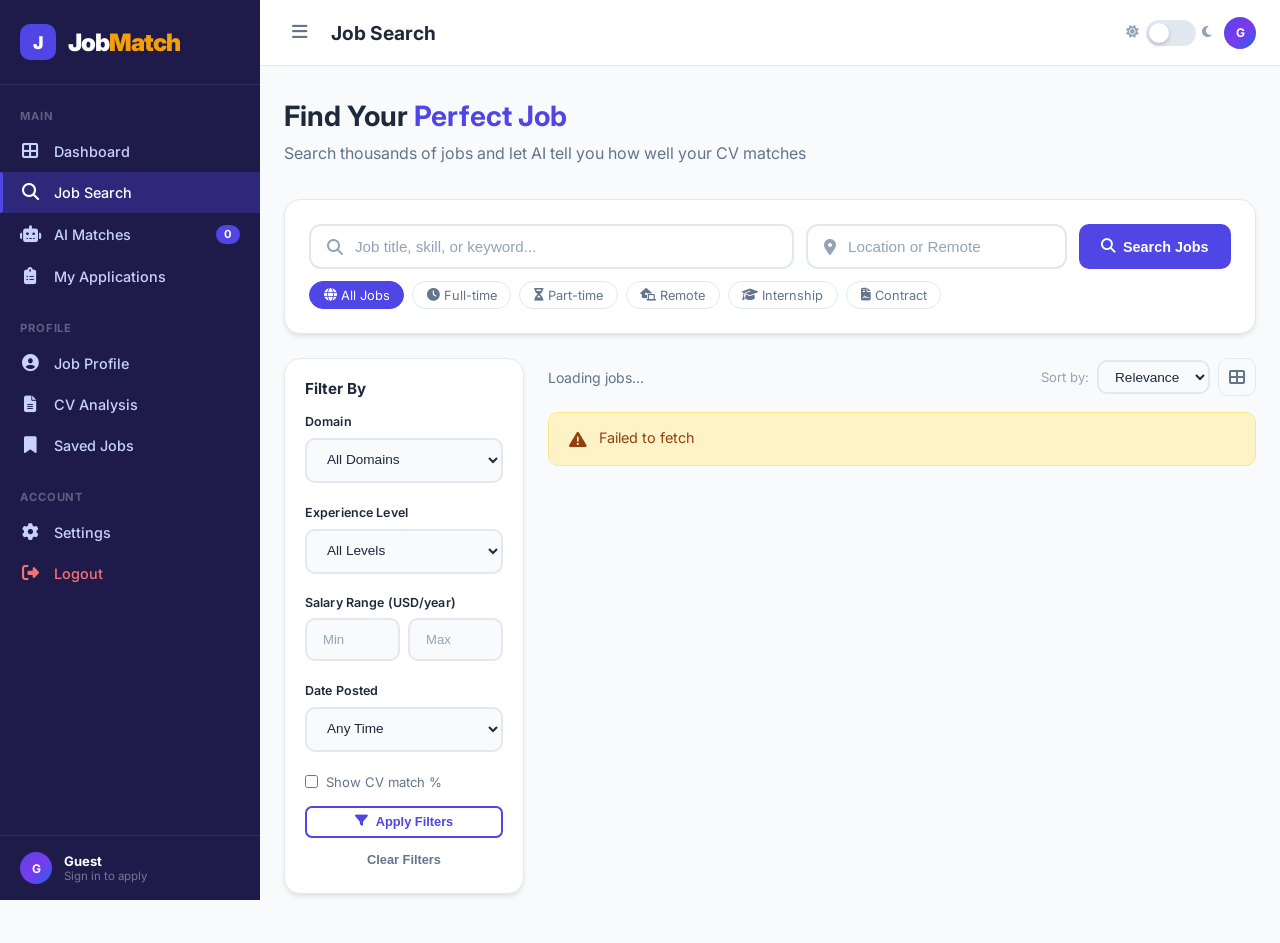
<file: frontend/jobs.html>
<!DOCTYPE html>
<html lang="en" data-theme="light">
<head>
  <meta charset="UTF-8"/>
  <meta name="viewport" content="width=device-width, initial-scale=1.0"/>
  <title>Job Search – JobMatch Pro</title>
  <link rel="preconnect" href="https://fonts.googleapis.com"/>
  <link href="https://fonts.googleapis.com/css2?family=Inter:wght@400;500;600;700;800;900&display=swap" rel="stylesheet"/>
  <link rel="stylesheet" href="https://cdnjs.cloudflare.com/ajax/libs/font-awesome/6.5.0/css/all.min.css"/>
  <link rel="stylesheet" href="css/style.css"/>
  <link rel="stylesheet" href="css/animations.css"/>
</head>
<body>
  <div class="page-loader" id="pageLoader"><div style="text-align:center;"><div class="loader-logo">Job<span style="color:var(--accent)">Match</span></div><div class="loader-spinner" style="margin:1rem auto 0;"></div></div></div>
  <div class="toast-container" id="toastContainer"></div>

  <div class="app-layout">
    <!-- Sidebar (shared) -->
    <aside class="sidebar" id="sidebar">
      <div class="sidebar-header">
        <div class="sidebar-logo-icon">J</div>
        <div class="sidebar-logo sidebar-text">Job<span>Match</span></div>
      </div>
      <nav class="sidebar-nav">
        <div class="nav-section-title sidebar-text">MAIN</div>
        <a href="dashboard.html" class="nav-item"><i class="fas fa-th-large"></i><span class="sidebar-text">Dashboard</span></a>
        <a href="jobs.html" class="nav-item active"><i class="fas fa-search"></i><span class="sidebar-text">Job Search</span></a>
        <a href="recommendations.html" class="nav-item"><i class="fas fa-robot"></i><span class="sidebar-text">AI Matches</span><span class="nav-badge sidebar-text" id="matchCountBadge">0</span></a>
        <a href="applications.html" class="nav-item"><i class="fas fa-clipboard-list"></i><span class="sidebar-text">My Applications</span></a>
        <div class="nav-section-title sidebar-text" style="margin-top:1rem;">PROFILE</div>
        <a href="profile.html" class="nav-item"><i class="fas fa-user-circle"></i><span class="sidebar-text">Job Profile</span></a>
        <a href="cv-analysis.html" class="nav-item"><i class="fas fa-file-alt"></i><span class="sidebar-text">CV Analysis</span></a>
        <a href="saved-jobs.html" class="nav-item"><i class="fas fa-bookmark"></i><span class="sidebar-text">Saved Jobs</span></a>
        <div class="nav-section-title sidebar-text" style="margin-top:1rem;">ACCOUNT</div>
        <a href="settings.html" class="nav-item"><i class="fas fa-cog"></i><span class="sidebar-text">Settings</span></a>
        <div class="nav-item" id="logoutBtn" style="color:#f87171;cursor:pointer;"><i class="fas fa-sign-out-alt"></i><span class="sidebar-text">Logout</span></div>
      </nav>
      <div class="sidebar-footer">
        <div style="display:flex;align-items:center;gap:0.75rem;">
          <div class="avatar avatar-sm" id="sidebarAvatar">U</div>
          <div class="sidebar-text" style="overflow:hidden;">
            <div style="font-size:0.82rem;font-weight:700;color:#fff;white-space:nowrap;overflow:hidden;text-overflow:ellipsis;" id="sidebarName">Loading...</div>
            <div style="font-size:0.72rem;color:rgba(255,255,255,0.4);" id="sidebarEmail">...</div>
          </div>
        </div>
      </div>
    </aside>

    <div class="main-content" id="mainContent">
      <!-- Topbar -->
      <div class="topbar">
        <button class="toggle-sidebar" id="toggleSidebar"><i class="fas fa-bars"></i></button>
        <div class="topbar-title">Job Search</div>
        <div class="topbar-actions">
          <div style="display:flex;align-items:center;gap:0.4rem;">
            <i class="fas fa-sun" style="font-size:0.8rem;color:var(--text-muted);"></i>
            <button class="theme-toggle" id="themeToggle"></button>
            <i class="fas fa-moon" style="font-size:0.8rem;color:var(--text-muted);"></i>
          </div>
          <div class="dropdown" id="userDropdown">
            <div class="avatar avatar-sm" id="topbarAvatar" style="cursor:pointer;">U</div>
            <div class="dropdown-menu">
              <div class="dropdown-item" onclick="window.location='profile.html'"><i class="fas fa-user-circle"></i> My Profile</div>
              <div class="dropdown-item" onclick="window.location='settings.html'"><i class="fas fa-cog"></i> Settings</div>
              <div class="dropdown-divider"></div>
              <div class="dropdown-item" style="color:var(--danger);" id="ddLogout"><i class="fas fa-sign-out-alt" style="color:var(--danger);"></i> Logout</div>
            </div>
          </div>
        </div>
      </div>

      <div class="page-content">
        <div class="page-header animate-fadeInDown">
          <h1>Find Your <span style="color:var(--primary);">Perfect Job</span></h1>
          <p>Search thousands of jobs and let AI tell you how well your CV matches</p>
        </div>

        <!-- Search Bar -->
        <div class="card animate-fadeInUp" style="margin-bottom:1.5rem;padding:1.5rem;">
          <div class="search-container" style="flex-wrap:wrap;gap:0.75rem;">
            <div class="search-bar" style="flex:2;min-width:200px;">
              <i class="fas fa-search"></i>
              <input type="text" id="jobSearchInput" placeholder="Job title, skill, or keyword..." />
            </div>
            <div class="search-bar" style="flex:1;min-width:150px;">
              <i class="fas fa-map-marker-alt"></i>
              <input type="text" id="locationInput" placeholder="Location or Remote" />
            </div>
            <button class="btn btn-primary" id="searchBtn" style="flex-shrink:0;">
              <i class="fas fa-search"></i> Search Jobs
            </button>
          </div>
          <div class="search-filters" id="filterChips">
            <div class="filter-chip active" data-filter="all"><i class="fas fa-globe"></i> All Jobs</div>
            <div class="filter-chip" data-filter="full-time"><i class="fas fa-clock"></i> Full-time</div>
            <div class="filter-chip" data-filter="part-time"><i class="fas fa-hourglass-half"></i> Part-time</div>
            <div class="filter-chip" data-filter="remote"><i class="fas fa-laptop-house"></i> Remote</div>
            <div class="filter-chip" data-filter="internship"><i class="fas fa-graduation-cap"></i> Internship</div>
            <div class="filter-chip" data-filter="contract"><i class="fas fa-file-contract"></i> Contract</div>
          </div>
        </div>

        <div style="display:flex;gap:1.5rem;align-items:flex-start;">
          <!-- Sidebar Filters -->
          <div style="width:240px;flex-shrink:0;" class="animate-fadeInLeft" id="filterSidebar">
            <div class="card" style="padding:1.25rem;margin-bottom:1rem;">
              <h4 style="margin-bottom:1rem;font-size:0.95rem;">Filter By</h4>
              <div class="form-group">
                <label class="form-label" style="font-size:0.78rem;">Domain</label>
                <select class="form-control" id="domainFilter" style="font-size:0.85rem;">
                  <option value="">All Domains</option>
                  <option value="software_engineering">Software Engineering</option>
                  <option value="data_science">Data Science & AI/ML</option>
                  <option value="product_management">Product Management</option>
                  <option value="design">UI/UX Design</option>
                  <option value="devops">DevOps & Cloud</option>
                  <option value="cybersecurity">Cybersecurity</option>
                  <option value="marketing">Digital Marketing</option>
                  <option value="finance">Finance & Accounting</option>
                  <option value="sales">Sales</option>
                  <option value="hr">Human Resources</option>
                </select>
              </div>
              <div class="form-group">
                <label class="form-label" style="font-size:0.78rem;">Experience Level</label>
                <select class="form-control" id="expFilter" style="font-size:0.85rem;">
                  <option value="">All Levels</option>
                  <option value="entry">Entry Level (0-2 yrs)</option>
                  <option value="mid">Mid Level (2-5 yrs)</option>
                  <option value="senior">Senior (5-10 yrs)</option>
                  <option value="lead">Lead / Principal (10+ yrs)</option>
                </select>
              </div>
              <div class="form-group">
                <label class="form-label" style="font-size:0.78rem;">Salary Range (USD/year)</label>
                <div style="display:flex;gap:0.5rem;">
                  <input type="number" class="form-control" id="salaryMin" placeholder="Min" style="font-size:0.82rem;" />
                  <input type="number" class="form-control" id="salaryMax" placeholder="Max" style="font-size:0.82rem;" />
                </div>
              </div>
              <div class="form-group">
                <label class="form-label" style="font-size:0.78rem;">Date Posted</label>
                <select class="form-control" id="dateFilter" style="font-size:0.85rem;">
                  <option value="">Any Time</option>
                  <option value="1">Last 24 hours</option>
                  <option value="7">Last 7 days</option>
                  <option value="30">Last 30 days</option>
                </select>
              </div>
              <div style="display:flex;align-items:center;justify-content:space-between;margin-top:0.5rem;">
                <label style="display:flex;align-items:center;gap:0.5rem;cursor:pointer;font-size:0.82rem;color:var(--text-secondary);">
                  <input type="checkbox" id="cvMatchFilter" style="accent-color:var(--primary);" />
                  Show CV match %
                </label>
              </div>
              <button class="btn btn-outline btn-block btn-sm" id="applyFilterBtn" style="margin-top:1rem;">
                <i class="fas fa-filter"></i> Apply Filters
              </button>
              <button class="btn btn-ghost btn-block btn-sm" id="clearFilterBtn" style="margin-top:0.5rem;">Clear Filters</button>
            </div>
          </div>

          <!-- Job Listings -->
          <div style="flex:1;">
            <div style="display:flex;align-items:center;justify-content:space-between;margin-bottom:1rem;" class="animate-fadeInDown">
              <div style="font-size:0.88rem;color:var(--text-secondary);" id="resultsCount">Loading jobs...</div>
              <div style="display:flex;gap:0.5rem;align-items:center;">
                <span style="font-size:0.82rem;color:var(--text-muted);">Sort by:</span>
                <select class="form-control" id="sortBy" style="width:auto;font-size:0.85rem;padding:0.4rem 0.75rem;">
                  <option value="relevance">Relevance</option>
                  <option value="date">Date</option>
                  <option value="salary">Salary</option>
                  <option value="match">CV Match</option>
                </select>
                <button class="icon-btn" id="toggleView" title="Toggle view">
                  <i class="fas fa-th-large" id="viewIcon"></i>
                </button>
              </div>
            </div>
            <div id="jobListings" class="stagger-children" style="display:flex;flex-direction:column;gap:1rem;">
              <!-- Job cards injected by JS -->
            </div>
            <div id="paginationContainer" style="margin-top:1.5rem;" class="pagination"></div>
          </div>
        </div>
      </div>
    </div>
  </div>

  <!-- Job Detail Modal -->
  <div class="modal-overlay" id="jobDetailModal">
    <div class="modal" style="max-width:720px;">
      <div class="modal-header">
        <div style="display:flex;align-items:center;gap:1rem;">
          <div class="company-logo" id="modalCompanyLogo" style="width:56px;height:56px;font-size:1.5rem;"></div>
          <div>
            <h3 class="modal-title" id="modalJobTitle">Job Title</h3>
            <div style="font-size:0.85rem;color:var(--text-secondary);" id="modalCompanyName">Company</div>
          </div>
        </div>
        <button class="modal-close" id="closeJobModal"><i class="fas fa-times"></i></button>
      </div>
      <div class="modal-body" id="jobModalContent">
        <!-- Content injected by JS -->
      </div>
      <div class="modal-footer" id="jobModalFooter">
        <button class="btn btn-ghost" id="saveJobModalBtn"><i class="fas fa-bookmark"></i> Save Job</button>
        <button class="btn btn-primary" id="applyJobModalBtn"><i class="fas fa-paper-plane"></i> Apply Now</button>
      </div>
    </div>
  </div>

  <!-- CV Match Analysis Modal -->
  <div class="modal-overlay" id="cvMatchModal">
    <div class="modal" style="max-width:600px;">
      <div class="modal-header">
        <h3 class="modal-title"><i class="fas fa-robot" style="color:var(--primary);margin-right:8px;"></i>CV Match Analysis</h3>
        <button class="modal-close" id="closeCvMatchModal"><i class="fas fa-times"></i></button>
      </div>
      <div class="modal-body" id="cvMatchContent">
        <!-- Injected by JS -->
      </div>
    </div>
  </div>

  <script src="js/api.js"></script>
  <script src="js/main.js"></script>
  <script src="js/jobs.js"></script>
  <script>
    document.addEventListener('DOMContentLoaded', () => {
      // Public access allowed: users can browse jobs without login.
      // Login is required only when applying or running CV match analysis.
      initPublicShell();
      hideLoader();
      initJobsPage();
    });
  </script>
</body>
</html>
</file>
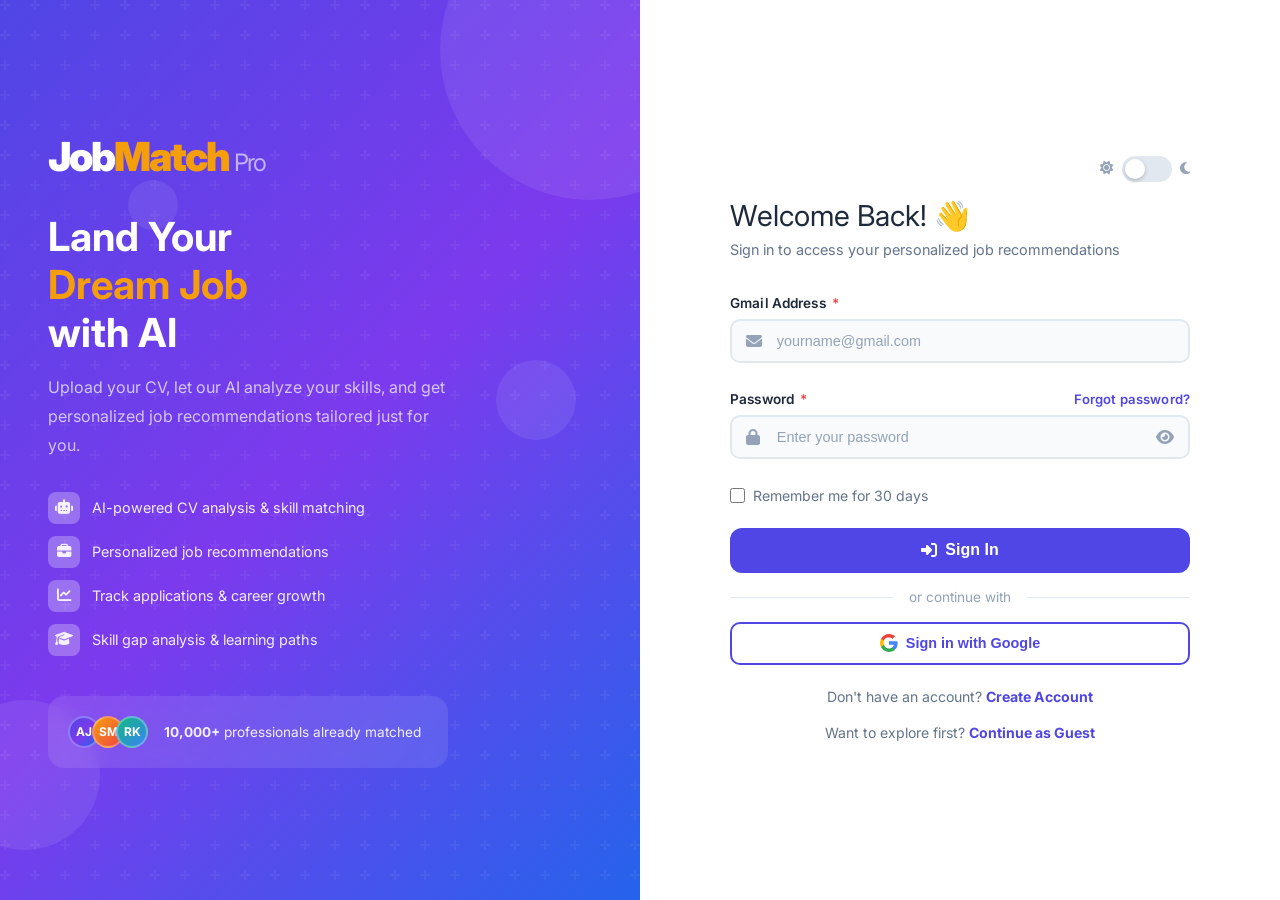
<file: frontend/profile.html>
<!DOCTYPE html>
<html lang="en" data-theme="light">
<head>
  <meta charset="UTF-8"/>
  <meta name="viewport" content="width=device-width, initial-scale=1.0"/>
  <title>Job Profile – JobMatch Pro</title>
  <link rel="preconnect" href="https://fonts.googleapis.com"/>
  <link href="https://fonts.googleapis.com/css2?family=Inter:wght@400;500;600;700;800;900&display=swap" rel="stylesheet"/>
  <link rel="stylesheet" href="https://cdnjs.cloudflare.com/ajax/libs/font-awesome/6.5.0/css/all.min.css"/>
  <link rel="stylesheet" href="css/style.css"/>
  <link rel="stylesheet" href="css/animations.css"/>
</head>
<body>
  <div class="page-loader" id="pageLoader"><div style="text-align:center;"><div class="loader-logo">Job<span style="color:var(--accent)">Match</span></div><div class="loader-spinner" style="margin:1rem auto 0;"></div></div></div>
  <div class="toast-container" id="toastContainer"></div>

  <div class="app-layout">
    <aside class="sidebar" id="sidebar">
      <div class="sidebar-header">
        <div class="sidebar-logo-icon">J</div>
        <div class="sidebar-logo sidebar-text">Job<span>Match</span></div>
      </div>
      <nav class="sidebar-nav">
        <div class="nav-section-title sidebar-text">MAIN</div>
        <a href="dashboard.html" class="nav-item"><i class="fas fa-th-large"></i><span class="sidebar-text">Dashboard</span></a>
        <a href="jobs.html" class="nav-item"><i class="fas fa-search"></i><span class="sidebar-text">Job Search</span></a>
        <a href="recommendations.html" class="nav-item"><i class="fas fa-robot"></i><span class="sidebar-text">AI Matches</span></a>
        <a href="applications.html" class="nav-item"><i class="fas fa-clipboard-list"></i><span class="sidebar-text">My Applications</span></a>
        <div class="nav-section-title sidebar-text" style="margin-top:1rem;">PROFILE</div>
        <a href="profile.html" class="nav-item active"><i class="fas fa-user-circle"></i><span class="sidebar-text">Job Profile</span></a>
        <a href="cv-analysis.html" class="nav-item"><i class="fas fa-file-alt"></i><span class="sidebar-text">CV Analysis</span></a>
        <a href="saved-jobs.html" class="nav-item"><i class="fas fa-bookmark"></i><span class="sidebar-text">Saved Jobs</span></a>
        <div class="nav-section-title sidebar-text" style="margin-top:1rem;">ACCOUNT</div>
        <a href="settings.html" class="nav-item"><i class="fas fa-cog"></i><span class="sidebar-text">Settings</span></a>
        <div class="nav-item" id="logoutBtn" style="color:#f87171;cursor:pointer;"><i class="fas fa-sign-out-alt"></i><span class="sidebar-text">Logout</span></div>
      </nav>
      <div class="sidebar-footer">
        <div style="display:flex;align-items:center;gap:0.75rem;">
          <div class="avatar avatar-sm" id="sidebarAvatar">U</div>
          <div class="sidebar-text" style="overflow:hidden;">
            <div style="font-size:0.82rem;font-weight:700;color:#fff;white-space:nowrap;overflow:hidden;text-overflow:ellipsis;" id="sidebarName">Loading...</div>
            <div style="font-size:0.72rem;color:rgba(255,255,255,0.4);" id="sidebarEmail">...</div>
          </div>
        </div>
      </div>
    </aside>

    <div class="main-content" id="mainContent">
      <div class="topbar">
        <button class="toggle-sidebar" id="toggleSidebar"><i class="fas fa-bars"></i></button>
        <div class="topbar-title">Job Profile</div>
        <div class="topbar-actions">
          <div style="display:flex;align-items:center;gap:0.4rem;">
            <i class="fas fa-sun" style="font-size:0.8rem;color:var(--text-muted);"></i>
            <button class="theme-toggle" id="themeToggle"></button>
            <i class="fas fa-moon" style="font-size:0.8rem;color:var(--text-muted);"></i>
          </div>
          <div class="dropdown" id="userDropdown">
            <div class="avatar avatar-sm" id="topbarAvatar" style="cursor:pointer;">U</div>
            <div class="dropdown-menu">
              <div class="dropdown-item" onclick="window.location='profile.html'"><i class="fas fa-user-circle"></i> My Profile</div>
              <div class="dropdown-item" onclick="window.location='settings.html'"><i class="fas fa-cog"></i> Settings</div>
              <div class="dropdown-divider"></div>
              <div class="dropdown-item" style="color:var(--danger);" id="ddLogout"><i class="fas fa-sign-out-alt" style="color:var(--danger);"></i> Logout</div>
            </div>
          </div>
        </div>
      </div>

      <div class="page-content">
        <div class="page-header animate-fadeInDown">
          <h1>My Job <span style="color:var(--primary);">Profile</span></h1>
          <p>Create and manage your professional profile to attract recruiters</p>
        </div>

        <!-- Profile Completion Notice -->
        <div class="alert alert-info animate-fadeInUp" id="profileIncompleteAlert" style="display:none;">
          <i class="fas fa-info-circle"></i>
          <div>
            <strong>Complete your profile!</strong> A complete profile gets 3x more views from recruiters.
            <a href="#" style="color:inherit;font-weight:700;text-decoration:underline;" id="completeProfileLink">Complete now</a>
          </div>
        </div>

        <div class="grid-2" style="gap:1.5rem;align-items:flex-start;">
          <!-- Left: Profile Card -->
          <div>
            <div class="profile-card animate-fadeInLeft">
              <div class="profile-cover" id="profileCover">
                <button class="btn btn-sm profile-cover-edit" style="background:rgba(0,0,0,0.4);color:#fff;border:none;" id="editCoverBtn">
                  <i class="fas fa-camera"></i> Edit Cover
                </button>
              </div>
              <div class="profile-info-section">
                <div class="profile-avatar-wrapper">
                  <div class="avatar avatar-xl" id="profileAvatarDisplay">U</div>
                  <div class="profile-avatar-edit" id="editAvatarBtn" title="Change photo">
                    <i class="fas fa-camera"></i>
                  </div>
                </div>
                <div class="profile-name" id="profileNameDisplay">Loading...</div>
                <div class="profile-title" id="profileTitleDisplay">Your Title</div>
                <div class="profile-location"><i class="fas fa-map-marker-alt"></i> <span id="profileLocationDisplay">Location</span></div>
                <div style="margin-top:0.75rem;" id="profileBioDisplay" class="text-secondary" style="font-size:0.88rem;"></div>
                <div class="profile-stats">
                  <div>
                    <div class="profile-stat-value" id="statAppliedCount">0</div>
                    <div class="profile-stat-label">Applied</div>
                  </div>
                  <div>
                    <div class="profile-stat-value" id="statMatchScore">-</div>
                    <div class="profile-stat-label">Avg Match</div>
                  </div>
                  <div>
                    <div class="profile-stat-value" id="statProfileViews">0</div>
                    <div class="profile-stat-label">Views</div>
                  </div>
                </div>
                <div style="display:flex;gap:0.5rem;flex-wrap:wrap;">
                  <button class="btn btn-primary btn-sm" id="editProfileBtn"><i class="fas fa-edit"></i> Edit Profile</button>
                  <button class="btn btn-outline btn-sm" id="downloadResumeBtn"><i class="fas fa-download"></i> Download CV</button>
                </div>
              </div>
            </div>

            <!-- Availability Card -->
            <div class="card animate-fadeInLeft delay-200" style="margin-top:1rem;padding:1.25rem;">
              <h4 style="margin-bottom:1rem;font-size:0.95rem;">Job Preferences</h4>
              <div class="form-group" style="margin-bottom:0.75rem;">
                <label class="form-label" style="font-size:0.8rem;">Job Type</label>
                <div id="jobTypePref" class="skills-container">
                  <span class="skill-tag">Full-time</span>
                </div>
              </div>
              <div class="form-group" style="margin-bottom:0.75rem;">
                <label class="form-label" style="font-size:0.8rem;">Work Mode</label>
                <div id="workModePref" class="skills-container">
                  <span class="skill-tag">Remote</span>
                </div>
              </div>
              <div class="form-group" style="margin-bottom:0.75rem;">
                <label class="form-label" style="font-size:0.8rem;">Expected Salary</label>
                <div style="font-size:0.9rem;font-weight:700;color:var(--success);" id="salaryPref">Not set</div>
              </div>
              <div>
                <label class="form-label" style="font-size:0.8rem;">Open to Opportunities</label>
                <div style="display:flex;align-items:center;gap:0.75rem;">
                  <label style="cursor:pointer;display:flex;align-items:center;gap:4px;">
                    <input type="checkbox" id="openToWork" style="accent-color:var(--success);" />
                    <span style="font-size:0.85rem;">Open to Work</span>
                  </label>
                  <span class="badge badge-success" id="openToWorkBadge" style="display:none;"><i class="fas fa-circle" style="font-size:0.5rem;"></i> Open to Work</span>
                </div>
              </div>
            </div>
          </div>

          <!-- Right: Profile Sections -->
          <div>
            <!-- Profile Tabs -->
            <div class="tabs">
              <button class="tab-btn active" data-tab="info">Basic Info</button>
              <button class="tab-btn" data-tab="experience">Experience</button>
              <button class="tab-btn" data-tab="education">Education</button>
              <button class="tab-btn" data-tab="skills">Skills</button>
              <button class="tab-btn" data-tab="projects">Projects</button>
            </div>

            <!-- Tab: Basic Info -->
            <div class="tab-pane active" id="tab-info">
              <form id="basicInfoForm" class="animate-fadeIn">
                <div class="grid-2" style="gap:1rem;">
                  <div class="form-group">
                    <label class="form-label">First Name</label>
                    <div class="input-group"><i class="fas fa-user input-icon"></i><input type="text" class="form-control" id="pFirstName" /></div>
                  </div>
                  <div class="form-group">
                    <label class="form-label">Last Name</label>
                    <div class="input-group"><i class="fas fa-user input-icon"></i><input type="text" class="form-control" id="pLastName" /></div>
                  </div>
                </div>
                <div class="form-group">
                  <label class="form-label">Professional Title</label>
                  <div class="input-group"><i class="fas fa-briefcase input-icon"></i><input type="text" class="form-control" id="pTitle" placeholder="e.g. Senior Full Stack Developer" /></div>
                </div>
                <div class="form-group">
                  <label class="form-label">Location</label>
                  <div class="input-group"><i class="fas fa-map-marker-alt input-icon"></i><input type="text" class="form-control" id="pLocation" placeholder="City, Country" /></div>
                </div>
                <div class="form-group">
                  <label class="form-label">Bio / Summary</label>
                  <textarea class="form-control" id="pBio" rows="4" placeholder="Write a brief professional summary..."></textarea>
                </div>
                <div class="form-group">
                  <label class="form-label">LinkedIn URL</label>
                  <div class="input-group"><i class="fab fa-linkedin input-icon"></i><input type="url" class="form-control" id="pLinkedin" placeholder="https://linkedin.com/in/..." /></div>
                </div>
                <div class="form-group">
                  <label class="form-label">GitHub URL</label>
                  <div class="input-group"><i class="fab fa-github input-icon"></i><input type="url" class="form-control" id="pGithub" placeholder="https://github.com/..." /></div>
                </div>
                <div class="form-group">
                  <label class="form-label">Portfolio / Website</label>
                  <div class="input-group"><i class="fas fa-globe input-icon"></i><input type="url" class="form-control" id="pWebsite" placeholder="https://yoursite.com" /></div>
                </div>
                <button type="button" class="btn btn-primary" id="saveBasicInfoBtn"><i class="fas fa-save"></i> Save Info</button>
              </form>
            </div>

            <!-- Tab: Experience -->
            <div class="tab-pane" id="tab-experience">
              <div class="section-header">
                <h4>Work Experience</h4>
                <button class="btn btn-sm btn-primary" id="addExpBtn"><i class="fas fa-plus"></i> Add</button>
              </div>
              <div class="timeline" id="experienceTimeline">
                <div class="empty-state" style="padding:2rem;">
                  <div class="empty-state-icon"><i class="fas fa-briefcase"></i></div>
                  <p>No experience added yet</p>
                  <button class="btn btn-sm btn-primary" onclick="document.getElementById('addExpBtn').click()">Add Experience</button>
                </div>
              </div>
            </div>

            <!-- Tab: Education -->
            <div class="tab-pane" id="tab-education">
              <div class="section-header">
                <h4>Education</h4>
                <button class="btn btn-sm btn-primary" id="addEduBtn"><i class="fas fa-plus"></i> Add</button>
              </div>
              <div class="timeline" id="educationTimeline">
                <div class="empty-state" style="padding:2rem;">
                  <div class="empty-state-icon"><i class="fas fa-graduation-cap"></i></div>
                  <p>No education added yet</p>
                  <button class="btn btn-sm btn-primary" onclick="document.getElementById('addEduBtn').click()">Add Education</button>
                </div>
              </div>
            </div>

            <!-- Tab: Skills -->
            <div class="tab-pane" id="tab-skills">
              <div class="section-header">
                <h4>Technical Skills</h4>
                <button class="btn btn-sm btn-primary" id="addSkillBtn"><i class="fas fa-plus"></i> Add Skill</button>
              </div>
              <div id="skillsContainer" class="skills-container" style="margin-bottom:1.5rem;">
                <div class="empty-state" style="padding:2rem;">
                  <div class="empty-state-icon"><i class="fas fa-code"></i></div>
                  <p>No skills added yet</p>
                </div>
              </div>

              <h4 style="margin-bottom:0.75rem;">Skill Proficiency</h4>
              <div id="skillProficiencyList" class="skill-match-list"></div>
            </div>

            <!-- Tab: Projects -->
            <div class="tab-pane" id="tab-projects">
              <div class="section-header">
                <h4>Projects</h4>
                <button class="btn btn-sm btn-primary" id="addProjectBtn"><i class="fas fa-plus"></i> Add</button>
              </div>
              <div id="projectsList" style="display:flex;flex-direction:column;gap:1rem;">
                <div class="empty-state" style="padding:2rem;">
                  <div class="empty-state-icon"><i class="fas fa-folder-open"></i></div>
                  <p>No projects added yet</p>
                  <button class="btn btn-sm btn-primary" onclick="document.getElementById('addProjectBtn').click()">Add Project</button>
                </div>
              </div>
            </div>
          </div>
        </div>
      </div>
    </div>
  </div>

  <!-- Add Experience Modal -->
  <div class="modal-overlay" id="addExpModal">
    <div class="modal">
      <div class="modal-header">
        <h3 class="modal-title"><i class="fas fa-briefcase" style="color:var(--primary);mr:8px;"></i> Add Experience</h3>
        <button class="modal-close" id="closeExpModal"><i class="fas fa-times"></i></button>
      </div>
      <div class="modal-body">
        <div class="grid-2" style="gap:1rem;">
          <div class="form-group"><label class="form-label">Job Title *</label><input type="text" class="form-control" id="expTitle" placeholder="e.g. Software Engineer" /></div>
          <div class="form-group"><label class="form-label">Company *</label><input type="text" class="form-control" id="expCompany" placeholder="Company Name" /></div>
        </div>
        <div class="grid-2" style="gap:1rem;">
          <div class="form-group"><label class="form-label">Start Date *</label><input type="month" class="form-control" id="expStart" /></div>
          <div class="form-group"><label class="form-label">End Date</label><input type="month" class="form-control" id="expEnd" /><div style="margin-top:0.35rem;"><label style="font-size:0.8rem;display:flex;align-items:center;gap:4px;cursor:pointer;"><input type="checkbox" id="expCurrentJob" /> Currently working here</label></div></div>
        </div>
        <div class="form-group"><label class="form-label">Location</label><input type="text" class="form-control" id="expLocation" placeholder="City, Country or Remote" /></div>
        <div class="form-group"><label class="form-label">Description</label><textarea class="form-control" id="expDescription" rows="3" placeholder="Describe your responsibilities and achievements..."></textarea></div>
      </div>
      <div class="modal-footer">
        <button class="btn btn-ghost" id="cancelExpModal">Cancel</button>
        <button class="btn btn-primary" id="saveExpBtn"><i class="fas fa-save"></i> Save Experience</button>
      </div>
    </div>
  </div>

  <!-- Add Education Modal -->
  <div class="modal-overlay" id="addEduModal">
    <div class="modal">
      <div class="modal-header">
        <h3 class="modal-title"><i class="fas fa-graduation-cap" style="color:var(--primary);mr:8px;"></i> Add Education</h3>
        <button class="modal-close" id="closeEduModal"><i class="fas fa-times"></i></button>
      </div>
      <div class="modal-body">
        <div class="form-group"><label class="form-label">Institution *</label><input type="text" class="form-control" id="eduInstitution" placeholder="University / College Name" /></div>
        <div class="grid-2" style="gap:1rem;">
          <div class="form-group"><label class="form-label">Degree *</label><select class="form-control" id="eduDegree"><option>Bachelor's</option><option>Master's</option><option>Ph.D.</option><option>Associate</option><option>Diploma</option><option>Certificate</option><option>High School</option></select></div>
          <div class="form-group"><label class="form-label">Field of Study *</label><input type="text" class="form-control" id="eduField" placeholder="e.g. Computer Science" /></div>
        </div>
        <div class="grid-2" style="gap:1rem;">
          <div class="form-group"><label class="form-label">Start Year</label><input type="number" class="form-control" id="eduStart" placeholder="2018" min="1950" max="2030" /></div>
          <div class="form-group"><label class="form-label">End Year</label><input type="number" class="form-control" id="eduEnd" placeholder="2022" min="1950" max="2030" /></div>
        </div>
        <div class="form-group"><label class="form-label">GPA / Grade (optional)</label><input type="text" class="form-control" id="eduGpa" placeholder="e.g. 3.8/4.0 or First Class" /></div>
      </div>
      <div class="modal-footer">
        <button class="btn btn-ghost" id="cancelEduModal">Cancel</button>
        <button class="btn btn-primary" id="saveEduBtn"><i class="fas fa-save"></i> Save Education</button>
      </div>
    </div>
  </div>

  <!-- Add Skill Modal -->
  <div class="modal-overlay" id="addSkillModal">
    <div class="modal" style="max-width:420px;">
      <div class="modal-header">
        <h3 class="modal-title"><i class="fas fa-code" style="color:var(--primary);mr:8px;"></i> Add Skill</h3>
        <button class="modal-close" id="closeSkillModal"><i class="fas fa-times"></i></button>
      </div>
      <div class="modal-body">
        <div class="form-group">
          <label class="form-label">Skill Name *</label>
          <input type="text" class="form-control" id="skillName" placeholder="e.g. Python, React, SQL..." />
        </div>
        <div class="form-group">
          <label class="form-label">Proficiency Level</label>
          <select class="form-control" id="skillLevel">
            <option value="20">Beginner (20%)</option>
            <option value="40">Elementary (40%)</option>
            <option value="60">Intermediate (60%)</option>
            <option value="80">Advanced (80%)</option>
            <option value="100">Expert (100%)</option>
          </select>
        </div>
      </div>
      <div class="modal-footer">
        <button class="btn btn-ghost" id="cancelSkillModal">Cancel</button>
        <button class="btn btn-primary" id="saveSkillBtn"><i class="fas fa-save"></i> Add Skill</button>
      </div>
    </div>
  </div>

  <!-- Add Project Modal -->
  <div class="modal-overlay" id="addProjectModal">
    <div class="modal">
      <div class="modal-header">
        <h3 class="modal-title"><i class="fas fa-folder" style="color:var(--primary);mr:8px;"></i> Add Project</h3>
        <button class="modal-close" id="closeProjectModal"><i class="fas fa-times"></i></button>
      </div>
      <div class="modal-body">
        <div class="form-group"><label class="form-label">Project Name *</label><input type="text" class="form-control" id="projectName" placeholder="Project Name" /></div>
        <div class="form-group"><label class="form-label">Description *</label><textarea class="form-control" id="projectDesc" rows="3" placeholder="Describe what you built and technologies used..."></textarea></div>
        <div class="grid-2" style="gap:1rem;">
          <div class="form-group"><label class="form-label">GitHub Link</label><input type="url" class="form-control" id="projectGithub" placeholder="https://github.com/..." /></div>
          <div class="form-group"><label class="form-label">Live Demo</label><input type="url" class="form-control" id="projectDemo" placeholder="https://..." /></div>
        </div>
        <div class="form-group">
          <label class="form-label">Technologies Used</label>
          <input type="text" class="form-control" id="projectTech" placeholder="React, Node.js, MongoDB... (comma separated)" />
        </div>
      </div>
      <div class="modal-footer">
        <button class="btn btn-ghost" id="cancelProjectModal">Cancel</button>
        <button class="btn btn-primary" id="saveProjectBtn"><i class="fas fa-save"></i> Save Project</button>
      </div>
    </div>
  </div>

  <script src="js/api.js"></script>
  <script src="js/main.js"></script>
  <script src="js/profile.js"></script>
  <script>
    document.addEventListener('DOMContentLoaded', () => {
      requireAuth();
      hideLoader();
      initProfilePage();
    });
  </script>
</body>
</html>
</file>
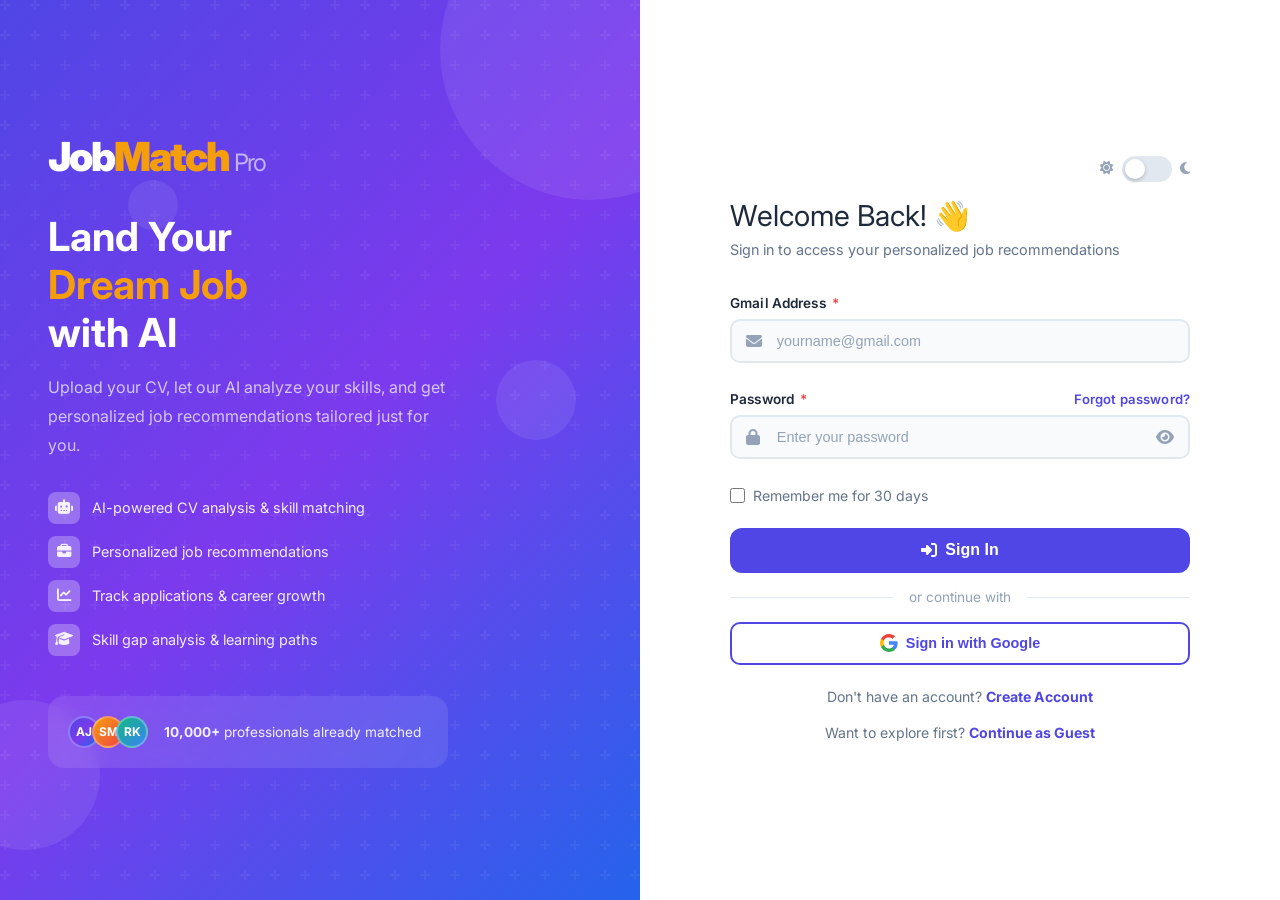
<file: frontend/recommendations.html>
<!DOCTYPE html>
<html lang="en" data-theme="light">
<head>
  <meta charset="UTF-8"/>
  <meta name="viewport" content="width=device-width, initial-scale=1.0"/>
  <title>AI Recommendations – JobMatch Pro</title>
  <link rel="preconnect" href="https://fonts.googleapis.com"/>
  <link href="https://fonts.googleapis.com/css2?family=Inter:wght@400;500;600;700;800;900&display=swap" rel="stylesheet"/>
  <link rel="stylesheet" href="https://cdnjs.cloudflare.com/ajax/libs/font-awesome/6.5.0/css/all.min.css"/>
  <link rel="stylesheet" href="css/style.css"/>
  <link rel="stylesheet" href="css/animations.css"/>
</head>
<body>
  <div class="page-loader" id="pageLoader"><div style="text-align:center;"><div class="loader-logo">Job<span style="color:var(--accent)">Match</span></div><div class="loader-spinner" style="margin:1rem auto 0;"></div></div></div>
  <div class="toast-container" id="toastContainer"></div>

  <div class="app-layout">
    <aside class="sidebar" id="sidebar">
      <div class="sidebar-header"><div class="sidebar-logo-icon">J</div><div class="sidebar-logo sidebar-text">Job<span>Match</span></div></div>
      <nav class="sidebar-nav">
        <div class="nav-section-title sidebar-text">MAIN</div>
        <a href="dashboard.html" class="nav-item"><i class="fas fa-th-large"></i><span class="sidebar-text">Dashboard</span></a>
        <a href="jobs.html" class="nav-item"><i class="fas fa-search"></i><span class="sidebar-text">Job Search</span></a>
        <a href="recommendations.html" class="nav-item active"><i class="fas fa-robot"></i><span class="sidebar-text">AI Matches</span></a>
        <a href="applications.html" class="nav-item"><i class="fas fa-clipboard-list"></i><span class="sidebar-text">My Applications</span></a>
        <div class="nav-section-title sidebar-text" style="margin-top:1rem;">PROFILE</div>
        <a href="profile.html" class="nav-item"><i class="fas fa-user-circle"></i><span class="sidebar-text">Job Profile</span></a>
        <a href="cv-analysis.html" class="nav-item"><i class="fas fa-file-alt"></i><span class="sidebar-text">CV Analysis</span></a>
        <a href="saved-jobs.html" class="nav-item"><i class="fas fa-bookmark"></i><span class="sidebar-text">Saved Jobs</span></a>
        <div class="nav-section-title sidebar-text" style="margin-top:1rem;">ACCOUNT</div>
        <a href="settings.html" class="nav-item"><i class="fas fa-cog"></i><span class="sidebar-text">Settings</span></a>
        <div class="nav-item" id="logoutBtn" style="color:#f87171;cursor:pointer;"><i class="fas fa-sign-out-alt"></i><span class="sidebar-text">Logout</span></div>
      </nav>
      <div class="sidebar-footer">
        <div style="display:flex;align-items:center;gap:0.75rem;">
          <div class="avatar avatar-sm" id="sidebarAvatar">U</div>
          <div class="sidebar-text" style="overflow:hidden;"><div style="font-size:0.82rem;font-weight:700;color:#fff;white-space:nowrap;overflow:hidden;text-overflow:ellipsis;" id="sidebarName">Loading...</div><div style="font-size:0.72rem;color:rgba(255,255,255,0.4);" id="sidebarEmail">...</div></div>
        </div>
      </div>
    </aside>

    <div class="main-content" id="mainContent">
      <div class="topbar">
        <button class="toggle-sidebar" id="toggleSidebar"><i class="fas fa-bars"></i></button>
        <div class="topbar-title">AI Recommendations</div>
        <div class="topbar-actions">
          <div style="display:flex;align-items:center;gap:0.4rem;"><i class="fas fa-sun" style="font-size:0.8rem;color:var(--text-muted);"></i><button class="theme-toggle" id="themeToggle"></button><i class="fas fa-moon" style="font-size:0.8rem;color:var(--text-muted);"></i></div>
          <div class="dropdown" id="userDropdown"><div class="avatar avatar-sm" id="topbarAvatar" style="cursor:pointer;">U</div><div class="dropdown-menu"><div class="dropdown-item" onclick="window.location='profile.html'"><i class="fas fa-user-circle"></i> My Profile</div><div class="dropdown-divider"></div><div class="dropdown-item" style="color:var(--danger);" id="ddLogout"><i class="fas fa-sign-out-alt" style="color:var(--danger);"></i> Logout</div></div></div>
        </div>
      </div>

      <div class="page-content">
        <!-- Hero Banner -->
        <div style="background:var(--gradient-hero);border-radius:20px;padding:2rem;color:#fff;margin-bottom:2rem;position:relative;overflow:hidden;" class="animate-fadeInDown">
          <div style="position:relative;z-index:1;">
            <div style="display:flex;align-items:center;gap:0.75rem;margin-bottom:0.75rem;">
              <div style="width:42px;height:42px;background:rgba(255,255,255,0.2);border-radius:12px;display:flex;align-items:center;justify-content:center;font-size:1.25rem;">🤖</div>
              <h2 style="color:#fff;font-size:1.5rem;">AI-Powered Job Matches</h2>
            </div>
            <p style="color:rgba(255,255,255,0.8);max-width:600px;">Based on your CV and profile, our AI has found the best matching jobs for you. Jobs are ranked by your skill match percentage.</p>
            <div style="display:flex;gap:1rem;margin-top:1.25rem;flex-wrap:wrap;">
              <div style="background:rgba(255,255,255,0.15);border-radius:10px;padding:0.75rem 1.25rem;text-align:center;">
                <div style="font-size:1.5rem;font-weight:800;" id="totalMatchesCount">0</div>
                <div style="font-size:0.78rem;opacity:0.8;">Total Matches</div>
              </div>
              <div style="background:rgba(255,255,255,0.15);border-radius:10px;padding:0.75rem 1.25rem;text-align:center;">
                <div style="font-size:1.5rem;font-weight:800;" id="avgMatchScore">-</div>
                <div style="font-size:0.78rem;opacity:0.8;">Avg Match %</div>
              </div>
              <div style="background:rgba(255,255,255,0.15);border-radius:10px;padding:0.75rem 1.25rem;text-align:center;">
                <div style="font-size:1.5rem;font-weight:800;" id="perfectMatchCount">0</div>
                <div style="font-size:0.78rem;opacity:0.8;">Perfect Matches (90%+)</div>
              </div>
            </div>
          </div>
          <div style="position:absolute;right:-30px;top:-30px;width:200px;height:200px;border-radius:50%;background:rgba(255,255,255,0.06);"></div>
        </div>

        <!-- Filter Tabs -->
        <div style="display:flex;gap:0.5rem;margin-bottom:1.5rem;flex-wrap:wrap;">
          <button class="filter-chip active" data-rec-filter="all">All Matches</button>
          <button class="filter-chip" data-rec-filter="90">90%+ Perfect</button>
          <button class="filter-chip" data-rec-filter="70">70%+ Good</button>
          <button class="filter-chip" data-rec-filter="50">50%+ Fair</button>
          <button class="filter-chip" data-rec-filter="new">New Today</button>
        </div>

        <!-- Recommendations Grid -->
        <div id="recommendationsGrid" class="grid-auto stagger-children">
          <!-- AI Loading State -->
          <div style="grid-column:1/-1;padding:3rem;text-align:center;" class="card">
            <div class="ai-loading">
              <div class="ai-loading-rings">
                <div class="ai-loading-ring"></div>
                <div class="ai-loading-ring"></div>
                <div class="ai-loading-ring"></div>
                <div class="ai-loading-center"><i class="fas fa-robot"></i></div>
              </div>
              <div class="ai-loading-text">AI is analyzing your profile and finding the best matches...</div>
            </div>
          </div>
        </div>
      </div>
    </div>
  </div>

  <!-- Job Detail Modal (same as jobs.html) -->
  <div class="modal-overlay" id="jobDetailModal">
    <div class="modal" style="max-width:720px;">
      <div class="modal-header">
        <div style="display:flex;align-items:center;gap:1rem;">
          <div class="company-logo" id="modalCompanyLogo" style="width:56px;height:56px;font-size:1.5rem;"></div>
          <div><h3 class="modal-title" id="modalJobTitle">Job Title</h3><div style="font-size:0.85rem;color:var(--text-secondary);" id="modalCompanyName">Company</div></div>
        </div>
        <button class="modal-close" id="closeJobModal"><i class="fas fa-times"></i></button>
      </div>
      <div class="modal-body" id="jobModalContent"></div>
      <div class="modal-footer" id="jobModalFooter">
        <button class="btn btn-ghost" id="saveJobModalBtn"><i class="fas fa-bookmark"></i> Save Job</button>
        <button class="btn btn-primary" id="applyJobModalBtn"><i class="fas fa-paper-plane"></i> Apply Now</button>
      </div>
    </div>
  </div>

  <script src="js/api.js"></script>
  <script src="js/main.js"></script>
  <script src="js/recommendations.js"></script>
  <script>
    document.addEventListener('DOMContentLoaded', () => {
      requireAuth();
      hideLoader();
      initRecommendationsPage();
    });
  </script>
</body>
</html>
</file>
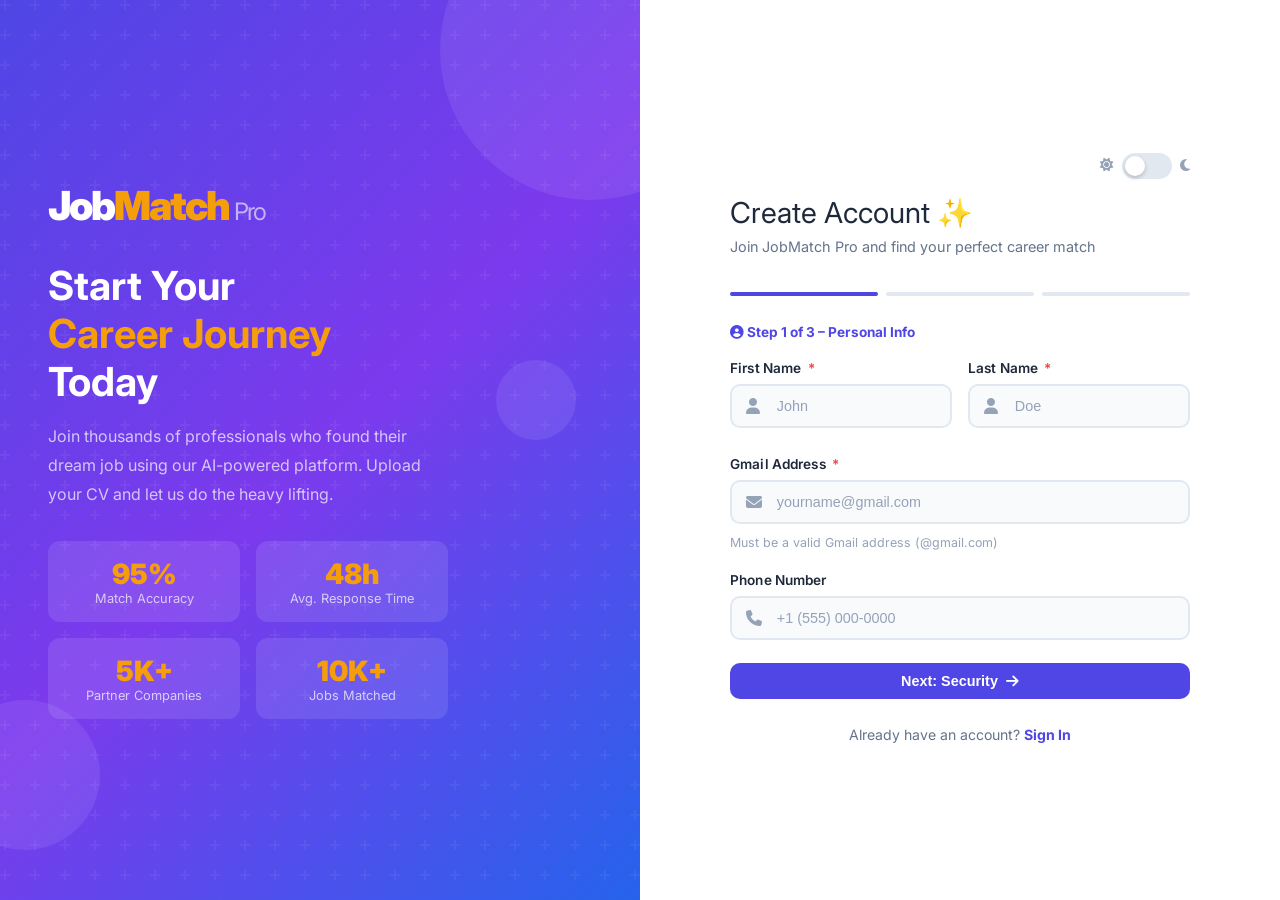
<file: frontend/register.html>
<!DOCTYPE html>
<html lang="en" data-theme="light">
<head>
  <meta charset="UTF-8" />
  <meta name="viewport" content="width=device-width, initial-scale=1.0" />
  <title>Create Account – JobMatch Pro</title>
  <link rel="preconnect" href="https://fonts.googleapis.com" />
  <link href="https://fonts.googleapis.com/css2?family=Inter:wght@400;500;600;700;800;900&display=swap" rel="stylesheet" />
  <link rel="stylesheet" href="https://cdnjs.cloudflare.com/ajax/libs/font-awesome/6.5.0/css/all.min.css" />
  <link rel="stylesheet" href="css/style.css" />
  <link rel="stylesheet" href="css/animations.css" />
</head>
<body>
  <div class="page-loader" id="pageLoader">
    <div style="text-align:center;">
      <div class="loader-logo">Job<span style="color:var(--accent)">Match</span></div>
      <div class="loader-spinner" style="margin:1rem auto 0;"></div>
    </div>
  </div>
  <div class="toast-container" id="toastContainer"></div>

  <div class="auth-page">
    <!-- Left Hero -->
    <div class="auth-hero">
      <div class="floating-shapes">
        <div class="shape shape-1"></div>
        <div class="shape shape-2"></div>
        <div class="shape shape-3"></div>
      </div>
      <div class="auth-hero-content animate-fadeInLeft">
        <div class="auth-hero-logo">Job<span>Match</span> <span style="color:rgba(255,255,255,0.6);font-size:1.5rem;font-weight:400;">Pro</span></div>
        <h1>Start Your<br/><em style="font-style:normal;color:var(--accent);">Career Journey</em><br/>Today</h1>
        <p>Join thousands of professionals who found their dream job using our AI-powered platform. Upload your CV and let us do the heavy lifting.</p>

        <div style="display:grid;grid-template-columns:1fr 1fr;gap:1rem;margin-top:2rem;">
          <div style="background:rgba(255,255,255,0.1);border-radius:12px;padding:1rem;text-align:center;" class="animate-scaleIn delay-100">
            <div style="font-size:1.75rem;font-weight:900;color:var(--accent);">95%</div>
            <div style="font-size:0.8rem;color:rgba(255,255,255,0.7);">Match Accuracy</div>
          </div>
          <div style="background:rgba(255,255,255,0.1);border-radius:12px;padding:1rem;text-align:center;" class="animate-scaleIn delay-200">
            <div style="font-size:1.75rem;font-weight:900;color:var(--accent);">48h</div>
            <div style="font-size:0.8rem;color:rgba(255,255,255,0.7);">Avg. Response Time</div>
          </div>
          <div style="background:rgba(255,255,255,0.1);border-radius:12px;padding:1rem;text-align:center;" class="animate-scaleIn delay-300">
            <div style="font-size:1.75rem;font-weight:900;color:var(--accent);">5K+</div>
            <div style="font-size:0.8rem;color:rgba(255,255,255,0.7);">Partner Companies</div>
          </div>
          <div style="background:rgba(255,255,255,0.1);border-radius:12px;padding:1rem;text-align:center;" class="animate-scaleIn delay-400">
            <div style="font-size:1.75rem;font-weight:900;color:var(--accent);">10K+</div>
            <div style="font-size:0.8rem;color:rgba(255,255,255,0.7);">Jobs Matched</div>
          </div>
        </div>
      </div>
    </div>

    <!-- Right: Register Form -->
    <div class="auth-form-side" style="overflow-y:auto;">
      <div class="auth-form-container animate-fadeInRight" style="padding:1rem 0;">
        <div style="display:flex;justify-content:flex-end;margin-bottom:1rem;">
          <div style="display:flex;align-items:center;gap:0.5rem;">
            <i class="fas fa-sun" style="font-size:0.85rem;color:var(--text-muted);"></i>
            <button class="theme-toggle" id="themeToggle" title="Toggle theme"></button>
            <i class="fas fa-moon" style="font-size:0.85rem;color:var(--text-muted);"></i>
          </div>
        </div>

        <div class="auth-form-title">Create Account ✨</div>
        <p class="auth-form-subtitle">Join JobMatch Pro and find your perfect career match</p>

        <div id="registerAlert"></div>

        <!-- Step Indicator -->
        <div style="display:flex;gap:0.5rem;margin-bottom:1.75rem;" id="stepIndicator">
          <div class="step-dot active" data-step="1" style="flex:1;height:4px;border-radius:2px;background:var(--primary);transition:background 0.3s;"></div>
          <div class="step-dot" data-step="2" style="flex:1;height:4px;border-radius:2px;background:var(--border);transition:background 0.3s;"></div>
          <div class="step-dot" data-step="3" style="flex:1;height:4px;border-radius:2px;background:var(--border);transition:background 0.3s;"></div>
        </div>

        <form id="registerForm" novalidate>
          <!-- Step 1: Personal Info -->
          <div id="step1" class="form-step">
            <div style="margin-bottom:1.25rem;font-size:0.85rem;font-weight:700;color:var(--primary);">
              <i class="fas fa-user-circle"></i> Step 1 of 3 – Personal Info
            </div>
            <div class="grid-2" style="gap:1rem;">
              <div class="form-group">
                <label class="form-label">First Name <span class="required">*</span></label>
                <div class="input-group">
                  <i class="fas fa-user input-icon"></i>
                  <input type="text" class="form-control" id="firstName" placeholder="John" required />
                </div>
                <div class="invalid-feedback" id="firstNameError"></div>
              </div>
              <div class="form-group">
                <label class="form-label">Last Name <span class="required">*</span></label>
                <div class="input-group">
                  <i class="fas fa-user input-icon"></i>
                  <input type="text" class="form-control" id="lastName" placeholder="Doe" required />
                </div>
                <div class="invalid-feedback" id="lastNameError"></div>
              </div>
            </div>
            <div class="form-group">
              <label class="form-label">Gmail Address <span class="required">*</span></label>
              <div class="input-group">
                <i class="fas fa-envelope input-icon"></i>
                <input type="email" class="form-control" id="regEmail" placeholder="yourname@gmail.com" required autocomplete="email" />
              </div>
              <div class="invalid-feedback" id="regEmailError"></div>
              <div class="form-hint">Must be a valid Gmail address (@gmail.com)</div>
            </div>
            <div class="form-group">
              <label class="form-label">Phone Number</label>
              <div class="input-group">
                <i class="fas fa-phone input-icon"></i>
                <input type="tel" class="form-control" id="phone" placeholder="+1 (555) 000-0000" autocomplete="tel" />
              </div>
            </div>
            <button type="button" class="btn btn-primary btn-block" id="nextStep1Btn">
              Next: Security <i class="fas fa-arrow-right"></i>
            </button>
          </div>

          <!-- Step 2: Password & Security -->
          <div id="step2" class="form-step" style="display:none;">
            <div style="margin-bottom:1.25rem;font-size:0.85rem;font-weight:700;color:var(--primary);">
              <i class="fas fa-shield-alt"></i> Step 2 of 3 – Secure Password
            </div>
            <div class="form-group">
              <label class="form-label">Create Password <span class="required">*</span></label>
              <div class="input-group">
                <i class="fas fa-lock input-icon"></i>
                <input type="password" class="form-control" id="regPassword" placeholder="Minimum 8 chars with special character" required autocomplete="new-password" />
                <i class="fas fa-eye input-action" id="toggleRegPass"></i>
              </div>
              <div class="invalid-feedback" id="regPassError"></div>
              <div class="password-strength" id="strengthMeter">
                <div class="strength-bar"><div class="strength-fill" id="strengthFill"></div></div>
                <div class="strength-text" id="strengthText">Enter a password</div>
              </div>
              <!-- Password Requirements -->
              <div style="display:grid;grid-template-columns:1fr 1fr;gap:0.35rem;margin-top:0.75rem;" id="passRequirements">
                <div class="pass-req" id="req-len" style="font-size:0.78rem;color:var(--text-muted);display:flex;align-items:center;gap:4px;"><i class="fas fa-circle-xmark" style="color:var(--danger);font-size:0.75rem;"></i> Min. 8 characters</div>
                <div class="pass-req" id="req-upper" style="font-size:0.78rem;color:var(--text-muted);display:flex;align-items:center;gap:4px;"><i class="fas fa-circle-xmark" style="color:var(--danger);font-size:0.75rem;"></i> Uppercase letter</div>
                <div class="pass-req" id="req-lower" style="font-size:0.78rem;color:var(--text-muted);display:flex;align-items:center;gap:4px;"><i class="fas fa-circle-xmark" style="color:var(--danger);font-size:0.75rem;"></i> Lowercase letter</div>
                <div class="pass-req" id="req-num" style="font-size:0.78rem;color:var(--text-muted);display:flex;align-items:center;gap:4px;"><i class="fas fa-circle-xmark" style="color:var(--danger);font-size:0.75rem;"></i> Number</div>
                <div class="pass-req" id="req-special" style="font-size:0.78rem;color:var(--text-muted);display:flex;align-items:center;gap:4px;"><i class="fas fa-circle-xmark" style="color:var(--danger);font-size:0.75rem;"></i> Special char (!@#$%)</div>
              </div>
            </div>
            <div class="form-group">
              <label class="form-label">Confirm Password <span class="required">*</span></label>
              <div class="input-group">
                <i class="fas fa-lock input-icon"></i>
                <input type="password" class="form-control" id="confirmPassword" placeholder="Re-enter your password" required autocomplete="new-password" />
                <i class="fas fa-eye input-action" id="toggleConfirmPass"></i>
              </div>
              <div class="invalid-feedback" id="confirmPassError"></div>
            </div>
            <div style="display:flex;gap:0.75rem;">
              <button type="button" class="btn btn-ghost" id="prevStep2Btn"><i class="fas fa-arrow-left"></i> Back</button>
              <button type="button" class="btn btn-primary" style="flex:1;" id="nextStep2Btn">
                Next: Upload CV <i class="fas fa-arrow-right"></i>
              </button>
            </div>
          </div>

          <!-- Step 3: CV Upload -->
          <div id="step3" class="form-step" style="display:none;">
            <div style="margin-bottom:1.25rem;font-size:0.85rem;font-weight:700;color:var(--primary);">
              <i class="fas fa-file-alt"></i> Step 3 of 3 – Upload Your CV
            </div>
            <div class="form-group">
              <label class="form-label">CV / Resume <span class="required">*</span></label>
              <div class="file-upload-zone" id="cvDropZone">
                <input type="file" id="cvFile" accept=".pdf,.docx,.txt" />
                <div class="file-upload-icon"><i class="fas fa-cloud-upload-alt"></i></div>
                <div class="file-upload-text"><strong>Click to upload</strong> or drag &amp; drop</div>
                <div class="file-upload-hint">PDF, DOC, DOCX, TXT – Max 10MB</div>
              </div>
              <div id="cvFileInfo" style="display:none;margin-top:0.75rem;padding:0.75rem;background:var(--badge-bg);border-radius:10px;display:none;align-items:center;gap:0.75rem;">
                <i class="fas fa-file-pdf" style="color:var(--danger);font-size:1.25rem;"></i>
                <div style="flex:1;"><div id="cvFileName" style="font-size:0.85rem;font-weight:600;"></div><div id="cvFileSize" style="font-size:0.75rem;color:var(--text-muted);"></div></div>
                <button type="button" id="removeCvBtn" style="border:none;background:none;cursor:pointer;color:var(--danger);"><i class="fas fa-trash"></i></button>
              </div>
              <div class="invalid-feedback" id="cvError"></div>
            </div>
            <div class="form-group">
              <label class="form-label">Preferred Job Domain <span class="required">*</span></label>
              <div class="input-group">
                <i class="fas fa-briefcase input-icon"></i>
                <select class="form-control" id="domain" required>
                  <option value="">Select your domain...</option>
                  <option value="software_engineering">Software Engineering</option>
                  <option value="data_science">Data Science & AI/ML</option>
                  <option value="product_management">Product Management</option>
                  <option value="design">UI/UX Design</option>
                  <option value="devops">DevOps & Cloud</option>
                  <option value="cybersecurity">Cybersecurity</option>
                  <option value="marketing">Digital Marketing</option>
                  <option value="finance">Finance & Accounting</option>
                  <option value="sales">Sales & Business Development</option>
                  <option value="hr">Human Resources</option>
                  <option value="healthcare">Healthcare</option>
                  <option value="education">Education</option>
                  <option value="other">Other</option>
                </select>
              </div>
              <div class="invalid-feedback" id="domainError"></div>
            </div>
            <div class="form-group">
              <label style="display:flex;align-items:flex-start;gap:0.5rem;cursor:pointer;font-size:0.85rem;color:var(--text-secondary);">
                <input type="checkbox" id="agreeTerms" style="accent-color:var(--primary);margin-top:2px;cursor:pointer;" required />
                <span>I agree to the <a href="#" style="color:var(--primary);">Terms of Service</a> and <a href="#" style="color:var(--primary);">Privacy Policy</a></span>
              </label>
              <div class="invalid-feedback" id="termsError"></div>
            </div>
            <div style="display:flex;gap:0.75rem;">
              <button type="button" class="btn btn-ghost" id="prevStep3Btn"><i class="fas fa-arrow-left"></i> Back</button>
              <button type="submit" class="btn btn-primary" style="flex:1;" id="registerBtn">
                <i class="fas fa-user-plus"></i>
                <span class="btn-text">Create Account</span>
              </button>
            </div>
          </div>
        </form>

        <p class="auth-footer-text">
          Already have an account? <a href="index.html" style="font-weight:700;color:var(--primary);">Sign In</a>
        </p>
      </div>
    </div>
  </div>

  <script src="js/api.js"></script>
  <script src="js/main.js"></script>
  <script src="js/auth.js"></script>
  <script>
    document.addEventListener('DOMContentLoaded', () => {
      if (localStorage.getItem('jmp_token')) { window.location.href = 'dashboard.html'; return; }
      hideLoader();
      initRegisterPage();
    });
  </script>
</body>
</html>
</file>
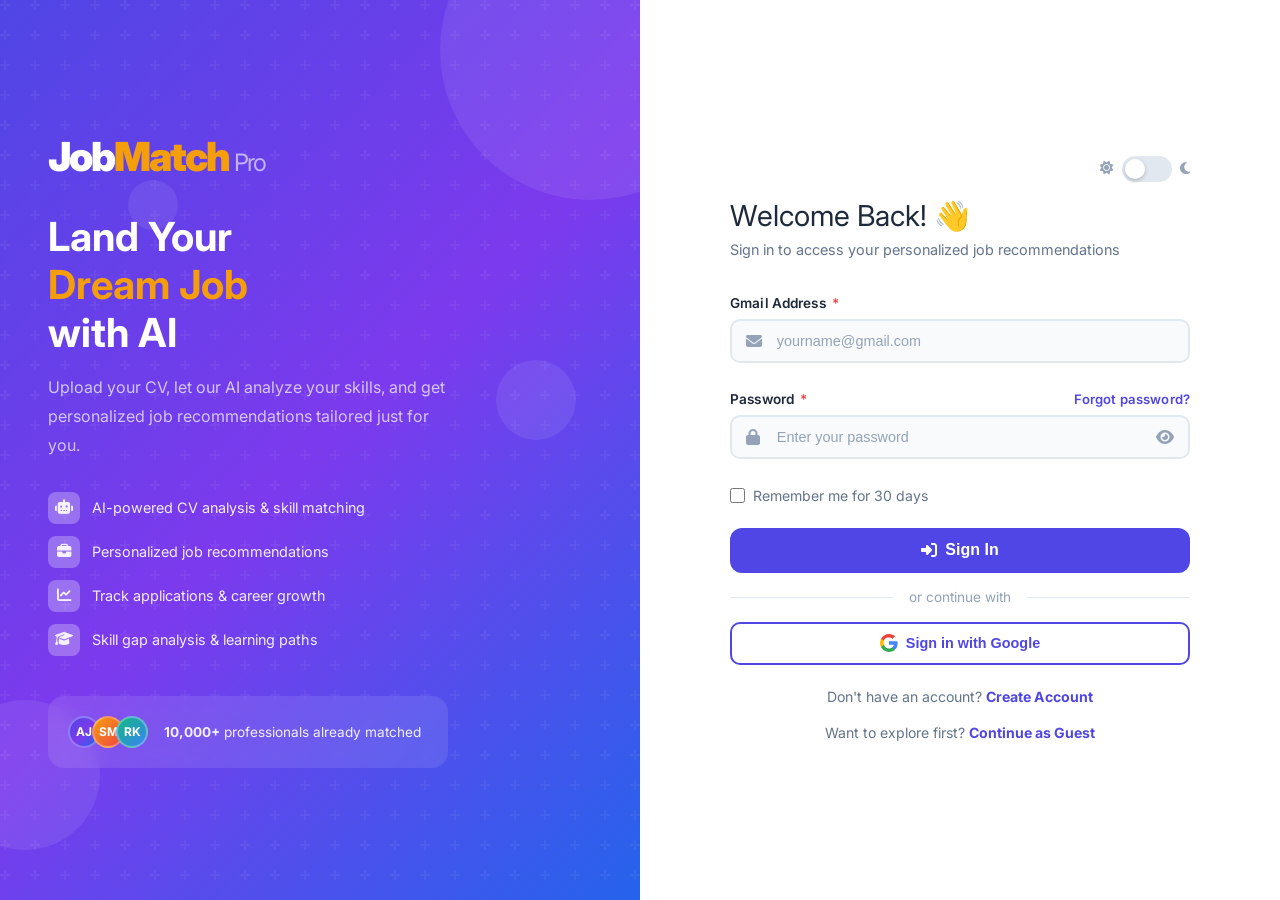
<file: frontend/saved-jobs.html>
<!DOCTYPE html>
<html lang="en" data-theme="light">
<head>
  <meta charset="UTF-8"/>
  <meta name="viewport" content="width=device-width, initial-scale=1.0"/>
  <title>Saved Jobs – JobMatch Pro</title>
  <link rel="preconnect" href="https://fonts.googleapis.com"/>
  <link href="https://fonts.googleapis.com/css2?family=Inter:wght@400;500;600;700;800;900&display=swap" rel="stylesheet"/>
  <link rel="stylesheet" href="https://cdnjs.cloudflare.com/ajax/libs/font-awesome/6.5.0/css/all.min.css"/>
  <link rel="stylesheet" href="css/style.css"/>
  <link rel="stylesheet" href="css/animations.css"/>
</head>
<body>
  <div class="page-loader" id="pageLoader"><div style="text-align:center;"><div class="loader-logo">Job<span style="color:var(--accent)">Match</span></div><div class="loader-spinner" style="margin:1rem auto 0;"></div></div></div>
  <div class="toast-container" id="toastContainer"></div>
  <div class="app-layout">
    <aside class="sidebar" id="sidebar">
      <div class="sidebar-header"><div class="sidebar-logo-icon">J</div><div class="sidebar-logo sidebar-text">Job<span>Match</span></div></div>
      <nav class="sidebar-nav">
        <div class="nav-section-title sidebar-text">MAIN</div>
        <a href="dashboard.html" class="nav-item"><i class="fas fa-th-large"></i><span class="sidebar-text">Dashboard</span></a>
        <a href="jobs.html" class="nav-item"><i class="fas fa-search"></i><span class="sidebar-text">Job Search</span></a>
        <a href="recommendations.html" class="nav-item"><i class="fas fa-robot"></i><span class="sidebar-text">AI Matches</span></a>
        <a href="applications.html" class="nav-item"><i class="fas fa-clipboard-list"></i><span class="sidebar-text">My Applications</span></a>
        <div class="nav-section-title sidebar-text" style="margin-top:1rem;">PROFILE</div>
        <a href="profile.html" class="nav-item"><i class="fas fa-user-circle"></i><span class="sidebar-text">Job Profile</span></a>
        <a href="cv-analysis.html" class="nav-item"><i class="fas fa-file-alt"></i><span class="sidebar-text">CV Analysis</span></a>
        <a href="saved-jobs.html" class="nav-item active"><i class="fas fa-bookmark"></i><span class="sidebar-text">Saved Jobs</span></a>
        <div class="nav-section-title sidebar-text" style="margin-top:1rem;">ACCOUNT</div>
        <a href="settings.html" class="nav-item"><i class="fas fa-cog"></i><span class="sidebar-text">Settings</span></a>
        <div class="nav-item" id="logoutBtn" style="color:#f87171;cursor:pointer;"><i class="fas fa-sign-out-alt"></i><span class="sidebar-text">Logout</span></div>
      </nav>
      <div class="sidebar-footer">
        <div style="display:flex;align-items:center;gap:0.75rem;">
          <div class="avatar avatar-sm" id="sidebarAvatar">U</div>
          <div class="sidebar-text"><div style="font-size:0.82rem;font-weight:700;color:#fff;" id="sidebarName">Loading...</div><div style="font-size:0.72rem;color:rgba(255,255,255,0.4);" id="sidebarEmail">...</div></div>
        </div>
      </div>
    </aside>
    <div class="main-content" id="mainContent">
      <div class="topbar">
        <button class="toggle-sidebar" id="toggleSidebar"><i class="fas fa-bars"></i></button>
        <div class="topbar-title">Saved Jobs</div>
        <div class="topbar-actions">
          <div style="display:flex;align-items:center;gap:0.4rem;"><i class="fas fa-sun" style="font-size:0.8rem;color:var(--text-muted);"></i><button class="theme-toggle" id="themeToggle"></button><i class="fas fa-moon" style="font-size:0.8rem;color:var(--text-muted);"></i></div>
          <div class="dropdown" id="userDropdown"><div class="avatar avatar-sm" id="topbarAvatar" style="cursor:pointer;">U</div><div class="dropdown-menu"><div class="dropdown-item" onclick="window.location='profile.html'"><i class="fas fa-user-circle"></i> My Profile</div><div class="dropdown-divider"></div><div class="dropdown-item" style="color:var(--danger);" id="ddLogout"><i class="fas fa-sign-out-alt" style="color:var(--danger);"></i> Logout</div></div></div>
        </div>
      </div>
      <div class="page-content">
        <div class="page-header animate-fadeInDown">
          <h1>Saved <span style="color:var(--primary);">Jobs</span></h1>
          <p>Jobs you've bookmarked for later</p>
        </div>
        <div id="savedJobsGrid" class="grid-auto stagger-children">
          <div class="card" style="padding:3rem;text-align:center;grid-column:1/-1;">
            <div class="loader-spinner" style="margin:0 auto 1rem;"></div>
            <p>Loading saved jobs...</p>
          </div>
        </div>
      </div>
    </div>
  </div>
  <script src="js/api.js"></script>
  <script src="js/main.js"></script>
  <script>
    async function initSavedPage() {
      const grid = document.getElementById('savedJobsGrid');
      try {
        const data = await API.getSavedJobs();
        const jobs = data.saved_jobs || [];
        if (jobs.length === 0) {
          grid.innerHTML = `<div class="empty-state" style="grid-column:1/-1;padding:4rem;"><div class="empty-state-icon"><i class="fas fa-bookmark"></i></div><h3>No saved jobs</h3><p>Browse jobs and bookmark them to see them here</p><a href="jobs.html" class="btn btn-primary">Browse Jobs</a></div>`;
          return;
        }
        grid.innerHTML = jobs.map(job => buildJobCard(job, true)).join('');
        grid.querySelectorAll('.saved-btn').forEach(btn => {
          btn.addEventListener('click', async (e) => {
            e.stopPropagation();
            try { await API.unsaveJob(btn.dataset.saveId); btn.closest('.job-card').remove(); showToast('info','Removed','Job removed from saved'); }
            catch (err) { showToast('error','Error',err.message); }
          });
        });
        grid.querySelectorAll('.job-card').forEach(card => {
          card.style.cursor='pointer';
          card.addEventListener('click',(e)=>{ if(e.target.closest('.saved-btn'))return; showToast('info','Job',card.dataset.jobId); });
        });
      } catch (err) {
        grid.innerHTML = `<div class="empty-state" style="grid-column:1/-1;padding:4rem;"><p>${err.message}</p></div>`;
      }
    }
    document.addEventListener('DOMContentLoaded', () => { requireAuth(); hideLoader(); initSavedPage(); });
  </script>
</body>
</html>
</file>
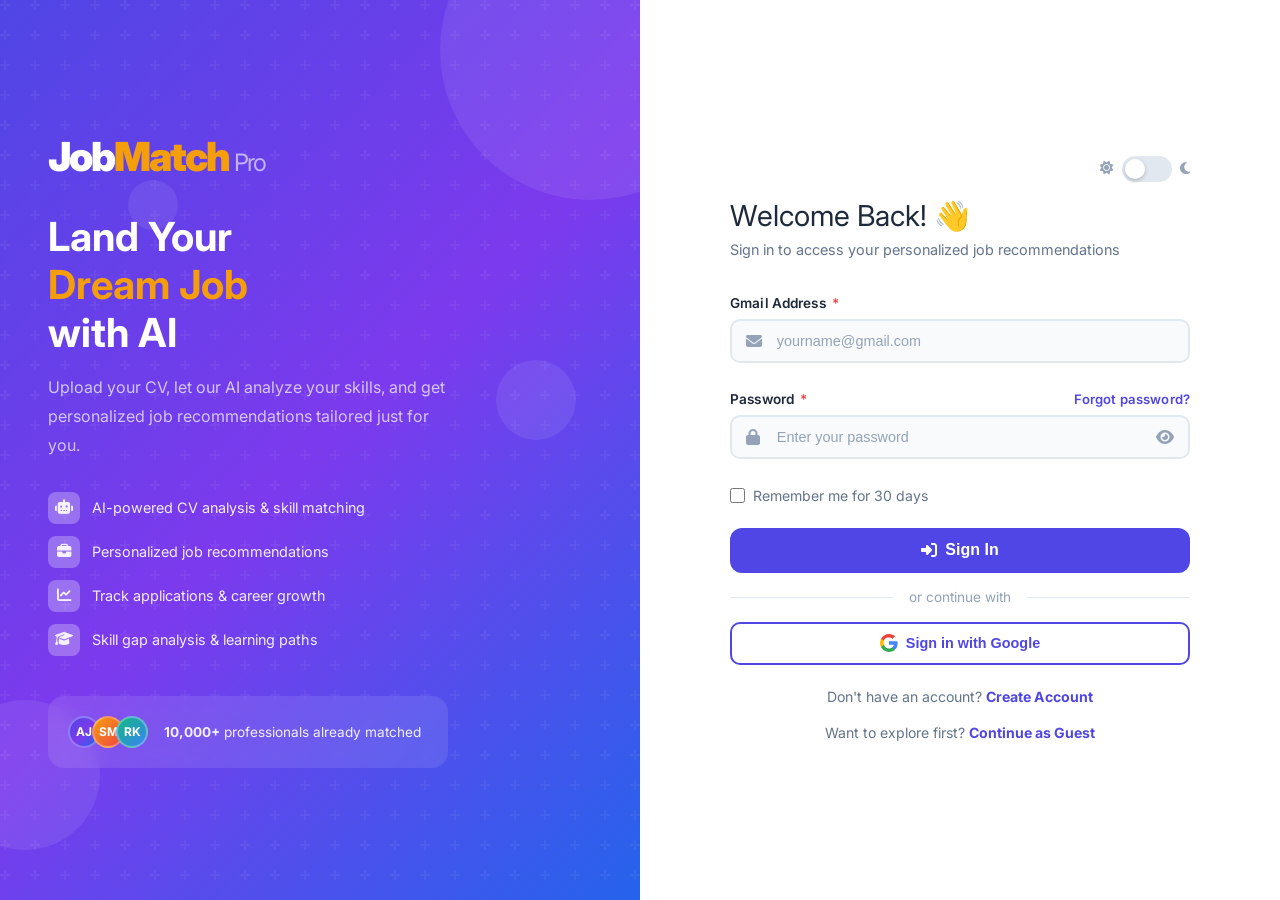
<file: frontend/settings.html>
<!DOCTYPE html>
<html lang="en" data-theme="light">
<head>
  <meta charset="UTF-8"/>
  <meta name="viewport" content="width=device-width, initial-scale=1.0"/>
  <title>Settings – JobMatch Pro</title>
  <link rel="preconnect" href="https://fonts.googleapis.com"/>
  <link href="https://fonts.googleapis.com/css2?family=Inter:wght@400;500;600;700;800;900&display=swap" rel="stylesheet"/>
  <link rel="stylesheet" href="https://cdnjs.cloudflare.com/ajax/libs/font-awesome/6.5.0/css/all.min.css"/>
  <link rel="stylesheet" href="css/style.css"/>
  <link rel="stylesheet" href="css/animations.css"/>
</head>
<body>
  <div class="page-loader" id="pageLoader"><div style="text-align:center;"><div class="loader-logo">Job<span style="color:var(--accent)">Match</span></div><div class="loader-spinner" style="margin:1rem auto 0;"></div></div></div>
  <div class="toast-container" id="toastContainer"></div>
  <div class="app-layout">
    <aside class="sidebar" id="sidebar">
      <div class="sidebar-header"><div class="sidebar-logo-icon">J</div><div class="sidebar-logo sidebar-text">Job<span>Match</span></div></div>
      <nav class="sidebar-nav">
        <div class="nav-section-title sidebar-text">MAIN</div>
        <a href="dashboard.html" class="nav-item"><i class="fas fa-th-large"></i><span class="sidebar-text">Dashboard</span></a>
        <a href="jobs.html" class="nav-item"><i class="fas fa-search"></i><span class="sidebar-text">Job Search</span></a>
        <a href="recommendations.html" class="nav-item"><i class="fas fa-robot"></i><span class="sidebar-text">AI Matches</span></a>
        <a href="applications.html" class="nav-item"><i class="fas fa-clipboard-list"></i><span class="sidebar-text">My Applications</span></a>
        <div class="nav-section-title sidebar-text" style="margin-top:1rem;">PROFILE</div>
        <a href="profile.html" class="nav-item"><i class="fas fa-user-circle"></i><span class="sidebar-text">Job Profile</span></a>
        <a href="cv-analysis.html" class="nav-item"><i class="fas fa-file-alt"></i><span class="sidebar-text">CV Analysis</span></a>
        <a href="saved-jobs.html" class="nav-item"><i class="fas fa-bookmark"></i><span class="sidebar-text">Saved Jobs</span></a>
        <div class="nav-section-title sidebar-text" style="margin-top:1rem;">ACCOUNT</div>
        <a href="settings.html" class="nav-item active"><i class="fas fa-cog"></i><span class="sidebar-text">Settings</span></a>
        <div class="nav-item" id="logoutBtn" style="color:#f87171;cursor:pointer;"><i class="fas fa-sign-out-alt"></i><span class="sidebar-text">Logout</span></div>
      </nav>
      <div class="sidebar-footer">
        <div style="display:flex;align-items:center;gap:0.75rem;">
          <div class="avatar avatar-sm" id="sidebarAvatar">U</div>
          <div class="sidebar-text"><div style="font-size:0.82rem;font-weight:700;color:#fff;" id="sidebarName">Loading...</div><div style="font-size:0.72rem;color:rgba(255,255,255,0.4);" id="sidebarEmail">...</div></div>
        </div>
      </div>
    </aside>
    <div class="main-content" id="mainContent">
      <div class="topbar">
        <button class="toggle-sidebar" id="toggleSidebar"><i class="fas fa-bars"></i></button>
        <div class="topbar-title">Settings</div>
        <div class="topbar-actions">
          <div style="display:flex;align-items:center;gap:0.4rem;"><i class="fas fa-sun" style="font-size:0.8rem;color:var(--text-muted);"></i><button class="theme-toggle" id="themeToggle"></button><i class="fas fa-moon" style="font-size:0.8rem;color:var(--text-muted);"></i></div>
          <div class="dropdown" id="userDropdown"><div class="avatar avatar-sm" id="topbarAvatar" style="cursor:pointer;">U</div><div class="dropdown-menu"><div class="dropdown-item" onclick="window.location='profile.html'"><i class="fas fa-user-circle"></i> My Profile</div><div class="dropdown-divider"></div><div class="dropdown-item" style="color:var(--danger);" id="ddLogout"><i class="fas fa-sign-out-alt" style="color:var(--danger);"></i> Logout</div></div></div>
        </div>
      </div>
      <div class="page-content">
        <div class="page-header animate-fadeInDown"><h1>Account <span style="color:var(--primary);">Settings</span></h1><p>Manage your account preferences and security</p></div>
        <div style="max-width:640px;">
          <!-- Appearance -->
          <div class="card animate-fadeInUp" style="margin-bottom:1.5rem;">
            <div class="card-header"><h4><i class="fas fa-palette" style="color:var(--primary);margin-right:8px;"></i>Appearance</h4></div>
            <div class="card-body">
              <div style="display:flex;align-items:center;justify-content:space-between;">
                <div><div style="font-weight:600;font-size:0.9rem;">Dark Mode</div><div style="font-size:0.82rem;color:var(--text-muted);">Switch between light and dark themes</div></div>
                <button class="theme-toggle" id="themeToggle2"></button>
              </div>
            </div>
          </div>
          <!-- Security -->
          <div class="card animate-fadeInUp delay-100" style="margin-bottom:1.5rem;">
            <div class="card-header"><h4><i class="fas fa-shield-alt" style="color:var(--success);margin-right:8px;"></i>Security</h4></div>
            <div class="card-body">
              <div id="passAlert" style="margin-bottom:1rem;"></div>
              <div class="form-group"><label class="form-label">Current Password</label><div class="input-group"><i class="fas fa-lock input-icon"></i><input type="password" class="form-control" id="currentPass" placeholder="Enter current password" /></div></div>
              <div class="form-group"><label class="form-label">New Password</label><div class="input-group"><i class="fas fa-lock input-icon"></i><input type="password" class="form-control" id="newPass" placeholder="New password (min 8 chars + special char)" /></div></div>
              <div class="form-group"><label class="form-label">Confirm New Password</label><div class="input-group"><i class="fas fa-lock input-icon"></i><input type="password" class="form-control" id="confirmNewPass" placeholder="Confirm new password" /></div></div>
              <button class="btn btn-primary" id="changePassBtn"><i class="fas fa-save"></i> Update Password</button>
            </div>
          </div>
          <!-- Account Info -->
          <div class="card animate-fadeInUp delay-200" style="margin-bottom:1.5rem;">
            <div class="card-header"><h4><i class="fas fa-user" style="color:var(--info);margin-right:8px;"></i>Account Info</h4></div>
            <div class="card-body" id="accountInfo">
              <div class="skeleton skeleton-text" style="width:60%;"></div>
              <div class="skeleton skeleton-text" style="width:40%;margin-top:0.5rem;"></div>
            </div>
          </div>
          <!-- Danger Zone -->
          <div class="card animate-fadeInUp delay-300" style="border-color:rgba(239,68,68,0.3);">
            <div class="card-header" style="background:rgba(239,68,68,0.05);"><h4 style="color:var(--danger);"><i class="fas fa-exclamation-triangle" style="margin-right:8px;"></i>Danger Zone</h4></div>
            <div class="card-body">
              <p style="font-size:0.88rem;margin-bottom:1rem;">These actions are irreversible. Please be careful.</p>
              <button class="btn btn-danger btn-sm" id="deleteAccountBtn"><i class="fas fa-trash"></i> Delete Account</button>
            </div>
          </div>
        </div>
      </div>
    </div>
  </div>
  <script src="js/api.js"></script>
  <script src="js/main.js"></script>
  <script src="js/auth.js"></script>
  <script>
    document.addEventListener('DOMContentLoaded', async () => {
      requireAuth();
      hideLoader();
      // Load account info
      try {
        const data = await API.getMe();
        const user = data.user || {};
        document.getElementById('accountInfo').innerHTML = `
          <div style="display:grid;grid-template-columns:1fr 1fr;gap:1rem;">
            <div><div style="font-size:0.75rem;color:var(--text-muted);">Full Name</div><div style="font-weight:600;">${escapeHtml(user.first_name+' '+user.last_name)}</div></div>
            <div><div style="font-size:0.75rem;color:var(--text-muted);">Gmail</div><div style="font-weight:600;">${escapeHtml(user.email)}</div></div>
            <div><div style="font-size:0.75rem;color:var(--text-muted);">Domain</div><div style="font-weight:600;">${escapeHtml(user.domain||'-')}</div></div>
            <div><div style="font-size:0.75rem;color:var(--text-muted);">Member Since</div><div style="font-weight:600;">${formatDate(user.created_at)}</div></div>
          </div>`;
      } catch {}
      // Change password
      document.getElementById('changePassBtn')?.addEventListener('click', async () => {
        const oldP = document.getElementById('currentPass').value;
        const newP = document.getElementById('newPass').value;
        const confP = document.getElementById('confirmNewPass').value;
        if (!oldP || !newP || !confP) { showAlert('passAlert','warning','All fields are required'); return; }
        if (newP !== confP) { showAlert('passAlert','danger','New passwords do not match'); return; }
        const {strong} = getPassStrength(newP);
        if (!strong) { showAlert('passAlert','danger','New password must meet security requirements'); return; }
        try {
          await API.updatePassword(oldP, newP);
          showAlert('passAlert','success','Password updated successfully!');
          document.getElementById('currentPass').value='';
          document.getElementById('newPass').value='';
          document.getElementById('confirmNewPass').value='';
        } catch (err) { showAlert('passAlert','danger',err.message); }
      });
      document.getElementById('deleteAccountBtn')?.addEventListener('click', () => {
        if (confirm('Are you sure? This action cannot be undone.')) {
          showToast('info','Deleting...','Processing your request');
        }
      });
      // Second theme toggle
      document.getElementById('themeToggle2')?.addEventListener('click', toggleTheme);
    });
  </script>
</body>
</html>
</file>
<file: frontend/css/style.css>
/* =====================================================
   JOBMATCH PRO - Main Stylesheet
   Full Stack Job Recommendation Website
   ===================================================== */

/* ---------- CSS Variables / Theming ---------- */
:root {
  --primary: #4f46e5;
  --primary-light: #6d65f0;
  --primary-dark: #3730a3;
  --accent: #f59e0b;
  --accent-light: #fbbf24;
  --success: #10b981;
  --danger: #ef4444;
  --warning: #f59e0b;
  --info: #3b82f6;

  /* Light Theme */
  --bg-primary: #f8fafc;
  --bg-secondary: #ffffff;
  --bg-card: #ffffff;
  --bg-sidebar: #1e1b4b;
  --bg-sidebar-hover: rgba(255, 255, 255, 0.1);
  --text-primary: #1e293b;
  --text-secondary: #64748b;
  --text-muted: #94a3b8;
  --text-sidebar: #c7d2fe;
  --border: #e2e8f0;
  --border-light: #f1f5f9;
  --shadow: 0 4px 6px -1px rgba(0,0,0,0.07), 0 2px 4px -1px rgba(0,0,0,0.06);
  --shadow-lg: 0 10px 25px -3px rgba(0,0,0,0.1), 0 4px 6px -2px rgba(0,0,0,0.05);
  --shadow-xl: 0 20px 50px -10px rgba(79,70,229,0.15);
  --input-bg: #f8fafc;
  --input-border: #e2e8f0;
  --input-focus: #4f46e5;
  --badge-bg: #ede9fe;
  --badge-text: #5b21b6;
  --overlay: rgba(0,0,0,0.5);
  --gradient-hero: linear-gradient(135deg, #4f46e5 0%, #7c3aed 50%, #2563eb 100%);
  --gradient-card: linear-gradient(135deg, #f8fafc 0%, #ede9fe 100%);
  --scrollbar-bg: #f1f5f9;
  --scrollbar-thumb: #c7d2fe;
}

[data-theme="dark"] {
  --bg-primary: #0f0f1a;
  --bg-secondary: #1a1a2e;
  --bg-card: #16213e;
  --bg-sidebar: #0d0d1a;
  --bg-sidebar-hover: rgba(79,70,229,0.2);
  --text-primary: #e2e8f0;
  --text-secondary: #94a3b8;
  --text-muted: #64748b;
  --text-sidebar: #a5b4fc;
  --border: #1e2d4a;
  --border-light: #1a2540;
  --shadow: 0 4px 6px -1px rgba(0,0,0,0.3), 0 2px 4px -1px rgba(0,0,0,0.2);
  --shadow-lg: 0 10px 25px -3px rgba(0,0,0,0.4), 0 4px 6px -2px rgba(0,0,0,0.3);
  --shadow-xl: 0 20px 50px -10px rgba(79,70,229,0.3);
  --input-bg: #1a1a2e;
  --input-border: #1e2d4a;
  --input-focus: #6d65f0;
  --badge-bg: #1e1b4b;
  --badge-text: #a5b4fc;
  --overlay: rgba(0,0,0,0.7);
  --gradient-hero: linear-gradient(135deg, #1e1b4b 0%, #312e81 50%, #1e3a5f 100%);
  --gradient-card: linear-gradient(135deg, #16213e 0%, #1e1b4b 100%);
  --scrollbar-bg: #1a1a2e;
  --scrollbar-thumb: #4f46e5;
}

/* ---------- Reset & Base ---------- */
*, *::before, *::after { box-sizing: border-box; margin: 0; padding: 0; }

html { scroll-behavior: smooth; font-size: 16px; }

body {
  font-family: 'Inter', -apple-system, BlinkMacSystemFont, 'Segoe UI', sans-serif;
  background: var(--bg-primary);
  color: var(--text-primary);
  transition: background 0.3s ease, color 0.3s ease;
  min-height: 100vh;
  overflow-x: hidden;
}

/* Custom Scrollbar */
::-webkit-scrollbar { width: 6px; height: 6px; }
::-webkit-scrollbar-track { background: var(--scrollbar-bg); }
::-webkit-scrollbar-thumb { background: var(--scrollbar-thumb); border-radius: 3px; }
::-webkit-scrollbar-thumb:hover { background: var(--primary); }

/* ---------- Typography ---------- */
h1,h2,h3,h4,h5,h6 { font-weight: 700; line-height: 1.3; color: var(--text-primary); }
h1 { font-size: 2.5rem; }
h2 { font-size: 2rem; }
h3 { font-size: 1.5rem; }
h4 { font-size: 1.25rem; }
p { line-height: 1.7; color: var(--text-secondary); }
a { color: var(--primary); text-decoration: none; transition: color 0.2s; }
a:hover { color: var(--primary-light); }

/* ---------- Buttons ---------- */
.btn {
  display: inline-flex;
  align-items: center;
  gap: 0.5rem;
  padding: 0.65rem 1.4rem;
  border: none;
  border-radius: 10px;
  font-size: 0.9rem;
  font-weight: 600;
  cursor: pointer;
  transition: all 0.3s cubic-bezier(0.4, 0, 0.2, 1);
  text-decoration: none;
  white-space: nowrap;
  position: relative;
  overflow: hidden;
}
.btn::before {
  content: '';
  position: absolute;
  top: 50%; left: 50%;
  width: 0; height: 0;
  background: rgba(255,255,255,0.15);
  border-radius: 50%;
  transform: translate(-50%,-50%);
  transition: width 0.4s, height 0.4s;
}
.btn:hover::before { width: 300px; height: 300px; }
.btn-primary { background: var(--primary); color: #fff; }
.btn-primary:hover { background: var(--primary-dark); transform: translateY(-2px); box-shadow: 0 8px 20px rgba(79,70,229,0.4); color: #fff; }
.btn-accent { background: var(--accent); color: #fff; }
.btn-accent:hover { background: #d97706; transform: translateY(-2px); box-shadow: 0 8px 20px rgba(245,158,11,0.4); color: #fff; }
.btn-outline { background: transparent; color: var(--primary); border: 2px solid var(--primary); }
.btn-outline:hover { background: var(--primary); color: #fff; transform: translateY(-2px); }
.btn-danger { background: var(--danger); color: #fff; }
.btn-danger:hover { background: #dc2626; transform: translateY(-2px); }
.btn-success { background: var(--success); color: #fff; }
.btn-success:hover { background: #059669; transform: translateY(-2px); }
.btn-ghost { background: transparent; color: var(--text-secondary); }
.btn-ghost:hover { background: var(--border-light); color: var(--text-primary); }
.btn-sm { padding: 0.4rem 0.9rem; font-size: 0.8rem; border-radius: 7px; }
.btn-lg { padding: 0.85rem 2rem; font-size: 1rem; border-radius: 12px; }
.btn-block { width: 100%; justify-content: center; }
.btn:disabled { opacity: 0.6; cursor: not-allowed; transform: none !important; }
.btn-loading .btn-text { display: none; }
.btn-loading::after { content: ''; width: 16px; height: 16px; border: 2px solid rgba(255,255,255,0.4); border-top-color: #fff; border-radius: 50%; animation: spin 0.8s linear infinite; }

/* ---------- Form Elements ---------- */
.form-group { margin-bottom: 1.4rem; }
.form-label {
  display: block;
  font-size: 0.85rem;
  font-weight: 600;
  color: var(--text-primary);
  margin-bottom: 0.5rem;
  letter-spacing: 0.01em;
}
.form-label span.required { color: var(--danger); margin-left: 3px; }
.form-control {
  width: 100%;
  padding: 0.75rem 1rem;
  background: var(--input-bg);
  border: 2px solid var(--input-border);
  border-radius: 10px;
  color: var(--text-primary);
  font-size: 0.9rem;
  transition: all 0.3s;
  outline: none;
}
.form-control:focus { border-color: var(--input-focus); box-shadow: 0 0 0 4px rgba(79,70,229,0.1); background: var(--bg-secondary); }
.form-control::placeholder { color: var(--text-muted); }
.form-control.is-invalid { border-color: var(--danger); }
.form-control.is-valid { border-color: var(--success); }
.invalid-feedback { color: var(--danger); font-size: 0.8rem; margin-top: 0.35rem; display: flex; align-items: center; gap: 4px; }
.valid-feedback { color: var(--success); font-size: 0.8rem; margin-top: 0.35rem; }
.input-group { position: relative; display: flex; align-items: center; }
.input-group .input-icon { position: absolute; left: 1rem; color: var(--text-muted); font-size: 1rem; pointer-events: none; z-index: 1; }
.input-group .form-control { padding-left: 2.8rem; }
.input-group .input-action { position: absolute; right: 1rem; cursor: pointer; color: var(--text-muted); transition: color 0.2s; }
.input-group .input-action:hover { color: var(--primary); }
.form-hint { font-size: 0.78rem; color: var(--text-muted); margin-top: 0.35rem; }
textarea.form-control { resize: vertical; min-height: 100px; }
select.form-control { cursor: pointer; }
select.form-control option { background: var(--bg-secondary); color: var(--text-primary); }

/* File Upload */
.file-upload-zone {
  border: 2px dashed var(--border);
  border-radius: 12px;
  padding: 2.5rem 1.5rem;
  text-align: center;
  cursor: pointer;
  transition: all 0.3s;
  background: var(--input-bg);
  position: relative;
}
.file-upload-zone:hover, .file-upload-zone.dragging {
  border-color: var(--primary);
  background: rgba(79,70,229,0.05);
}
.file-upload-zone input[type="file"] { position: absolute; inset: 0; opacity: 0; cursor: pointer; width: 100%; height: 100%; }
.file-upload-icon { font-size: 2.5rem; color: var(--primary); margin-bottom: 0.75rem; }
.file-upload-text { font-size: 0.9rem; color: var(--text-secondary); }
.file-upload-text strong { color: var(--primary); }
.file-upload-hint { font-size: 0.78rem; color: var(--text-muted); margin-top: 0.35rem; }
.file-selected { border-color: var(--success); background: rgba(16,185,129,0.05); }
.file-selected .file-upload-icon { color: var(--success); }

/* Password Strength */
.password-strength { margin-top: 0.5rem; }
.strength-bar { height: 4px; border-radius: 2px; background: var(--border); overflow: hidden; margin-bottom: 0.35rem; }
.strength-fill { height: 100%; border-radius: 2px; transition: width 0.3s, background 0.3s; width: 0; }
.strength-text { font-size: 0.78rem; color: var(--text-muted); }
.strength-weak .strength-fill { width: 33%; background: var(--danger); }
.strength-medium .strength-fill { width: 66%; background: var(--warning); }
.strength-strong .strength-fill { width: 100%; background: var(--success); }

/* ---------- Cards ---------- */
.card {
  background: var(--bg-card);
  border-radius: 16px;
  border: 1px solid var(--border);
  box-shadow: var(--shadow);
  transition: all 0.3s;
  overflow: hidden;
}
.card:hover { box-shadow: var(--shadow-lg); }
.card-header { padding: 1.25rem 1.5rem; border-bottom: 1px solid var(--border); display: flex; align-items: center; justify-content: space-between; }
.card-body { padding: 1.5rem; }
.card-footer { padding: 1rem 1.5rem; border-top: 1px solid var(--border); background: var(--bg-primary); }
.card-hover:hover { transform: translateY(-4px); box-shadow: var(--shadow-xl); }

/* ---------- Badges ---------- */
.badge {
  display: inline-flex;
  align-items: center;
  gap: 4px;
  padding: 0.3rem 0.75rem;
  border-radius: 20px;
  font-size: 0.75rem;
  font-weight: 600;
  letter-spacing: 0.02em;
}
.badge-primary { background: var(--badge-bg); color: var(--badge-text); }
.badge-success { background: #d1fae5; color: #065f46; }
.badge-danger { background: #fee2e2; color: #991b1b; }
.badge-warning { background: #fef3c7; color: #92400e; }
.badge-info { background: #dbeafe; color: #1e40af; }
.badge-gray { background: var(--border-light); color: var(--text-secondary); }
[data-theme="dark"] .badge-success { background: rgba(16,185,129,0.2); color: #6ee7b7; }
[data-theme="dark"] .badge-danger { background: rgba(239,68,68,0.2); color: #fca5a5; }
[data-theme="dark"] .badge-warning { background: rgba(245,158,11,0.2); color: #fde68a; }
[data-theme="dark"] .badge-info { background: rgba(59,130,246,0.2); color: #93c5fd; }

/* ---------- Progress Bar ---------- */
.progress { height: 8px; background: var(--border); border-radius: 4px; overflow: hidden; }
.progress-bar { height: 100%; border-radius: 4px; transition: width 0.8s cubic-bezier(0.4,0,0.2,1); }
.progress-primary { background: var(--primary); }
.progress-success { background: var(--success); }
.progress-warning { background: var(--warning); }
.progress-danger { background: var(--danger); }

/* ---------- Skill Tags ---------- */
.skill-tag {
  display: inline-flex;
  align-items: center;
  gap: 4px;
  padding: 0.3rem 0.7rem;
  background: var(--badge-bg);
  color: var(--badge-text);
  border-radius: 6px;
  font-size: 0.78rem;
  font-weight: 600;
  transition: all 0.2s;
  cursor: default;
}
.skill-tag:hover { background: var(--primary); color: #fff; transform: scale(1.05); }
.skill-tag.match { background: #d1fae5; color: #065f46; }
.skill-tag.missing { background: #fee2e2; color: #991b1b; }
[data-theme="dark"] .skill-tag.match { background: rgba(16,185,129,0.2); color: #6ee7b7; }
[data-theme="dark"] .skill-tag.missing { background: rgba(239,68,68,0.2); color: #fca5a5; }
.skills-container { display: flex; flex-wrap: wrap; gap: 0.5rem; }

/* ---------- Alert ---------- */
.alert {
  padding: 1rem 1.25rem;
  border-radius: 10px;
  display: flex;
  align-items: flex-start;
  gap: 0.75rem;
  margin-bottom: 1rem;
  font-size: 0.9rem;
  animation: slideDown 0.3s ease;
}
.alert i { font-size: 1.1rem; flex-shrink: 0; margin-top: 2px; }
.alert-success { background: #d1fae5; color: #065f46; border: 1px solid #a7f3d0; }
.alert-danger { background: #fee2e2; color: #991b1b; border: 1px solid #fca5a5; }
.alert-warning { background: #fef3c7; color: #92400e; border: 1px solid #fde68a; }
.alert-info { background: #dbeafe; color: #1e40af; border: 1px solid #bfdbfe; }
[data-theme="dark"] .alert-success { background: rgba(16,185,129,0.15); color: #6ee7b7; border-color: rgba(16,185,129,0.3); }
[data-theme="dark"] .alert-danger { background: rgba(239,68,68,0.15); color: #fca5a5; border-color: rgba(239,68,68,0.3); }
[data-theme="dark"] .alert-warning { background: rgba(245,158,11,0.15); color: #fde68a; border-color: rgba(245,158,11,0.3); }
[data-theme="dark"] .alert-info { background: rgba(59,130,246,0.15); color: #93c5fd; border-color: rgba(59,130,246,0.3); }

/* ---------- Modal ---------- */
.modal-overlay {
  position: fixed; inset: 0;
  background: var(--overlay);
  display: flex; align-items: center; justify-content: center;
  z-index: 1000;
  opacity: 0; visibility: hidden;
  transition: all 0.3s;
  padding: 1rem;
  backdrop-filter: blur(4px);
}
.modal-overlay.active { opacity: 1; visibility: visible; }
.modal {
  background: var(--bg-card);
  border-radius: 20px;
  box-shadow: var(--shadow-xl);
  width: 100%;
  max-width: 600px;
  max-height: 90vh;
  overflow-y: auto;
  transform: scale(0.9) translateY(20px);
  transition: all 0.3s cubic-bezier(0.34, 1.56, 0.64, 1);
  border: 1px solid var(--border);
}
.modal-overlay.active .modal { transform: scale(1) translateY(0); }
.modal-header { padding: 1.5rem; border-bottom: 1px solid var(--border); display: flex; align-items: center; justify-content: space-between; }
.modal-title { font-size: 1.25rem; font-weight: 700; }
.modal-close { width: 32px; height: 32px; border-radius: 8px; border: none; background: var(--border-light); color: var(--text-secondary); cursor: pointer; display: flex; align-items: center; justify-content: center; transition: all 0.2s; font-size: 1rem; }
.modal-close:hover { background: var(--danger); color: #fff; }
.modal-body { padding: 1.5rem; }
.modal-footer { padding: 1rem 1.5rem; border-top: 1px solid var(--border); display: flex; gap: 1rem; justify-content: flex-end; }

/* ---------- Notification Toast ---------- */
.toast-container { position: fixed; top: 1.5rem; right: 1.5rem; z-index: 9999; display: flex; flex-direction: column; gap: 0.75rem; }
.toast {
  background: var(--bg-card);
  border-radius: 12px;
  padding: 1rem 1.25rem;
  box-shadow: var(--shadow-lg);
  display: flex; align-items: center; gap: 0.75rem;
  min-width: 300px; max-width: 400px;
  border: 1px solid var(--border);
  animation: toastIn 0.4s cubic-bezier(0.34, 1.56, 0.64, 1);
  position: relative;
  overflow: hidden;
}
.toast::before { content: ''; position: absolute; left: 0; top: 0; bottom: 0; width: 4px; }
.toast-success::before { background: var(--success); }
.toast-error::before { background: var(--danger); }
.toast-warning::before { background: var(--warning); }
.toast-info::before { background: var(--info); }
.toast-icon { font-size: 1.25rem; }
.toast-success .toast-icon { color: var(--success); }
.toast-error .toast-icon { color: var(--danger); }
.toast-warning .toast-icon { color: var(--warning); }
.toast-info .toast-icon { color: var(--info); }
.toast-content { flex: 1; }
.toast-title { font-weight: 700; font-size: 0.9rem; color: var(--text-primary); }
.toast-message { font-size: 0.82rem; color: var(--text-secondary); margin-top: 2px; }
.toast-close { color: var(--text-muted); cursor: pointer; font-size: 1rem; transition: color 0.2s; }
.toast-close:hover { color: var(--text-primary); }
.toast-out { animation: toastOut 0.3s ease forwards; }

/* ---------- Loader ---------- */
.page-loader {
  position: fixed; inset: 0;
  background: var(--bg-primary);
  display: flex; align-items: center; justify-content: center;
  z-index: 9998;
  transition: opacity 0.5s;
}
.page-loader.fade-out { opacity: 0; pointer-events: none; }
.loader-spinner {
  width: 60px; height: 60px;
  border: 4px solid var(--border);
  border-top-color: var(--primary);
  border-radius: 50%;
  animation: spin 0.8s linear infinite;
}
.loader-logo { font-size: 2rem; font-weight: 900; color: var(--primary); letter-spacing: -1px; }

/* ---------- Empty State ---------- */
.empty-state { text-align: center; padding: 4rem 2rem; }
.empty-state-icon { font-size: 4rem; color: var(--text-muted); margin-bottom: 1rem; opacity: 0.5; }
.empty-state h3 { font-size: 1.25rem; color: var(--text-secondary); margin-bottom: 0.5rem; }
.empty-state p { color: var(--text-muted); max-width: 400px; margin: 0 auto 1.5rem; }

/* ---------- Section Headers ---------- */
.section-header { display: flex; align-items: center; justify-content: space-between; margin-bottom: 1.5rem; }
.section-title { font-size: 1.3rem; font-weight: 700; }
.section-title span { color: var(--primary); }

/* ---------- Grid Layouts ---------- */
.grid-2 { display: grid; grid-template-columns: repeat(2, 1fr); gap: 1.5rem; }
.grid-3 { display: grid; grid-template-columns: repeat(3, 1fr); gap: 1.5rem; }
.grid-4 { display: grid; grid-template-columns: repeat(4, 1fr); gap: 1.5rem; }
.grid-auto { display: grid; grid-template-columns: repeat(auto-fill, minmax(280px, 1fr)); gap: 1.5rem; }

/* ---------- Divider ---------- */
.divider { height: 1px; background: var(--border); margin: 1.5rem 0; position: relative; }
.divider-text { position: absolute; top: 50%; left: 50%; transform: translate(-50%,-50%); background: var(--bg-card); padding: 0 1rem; color: var(--text-muted); font-size: 0.85rem; white-space: nowrap; }

/* ---------- Avatar ---------- */
.avatar {
  width: 40px; height: 40px;
  border-radius: 50%;
  background: var(--gradient-hero);
  display: flex; align-items: center; justify-content: center;
  font-size: 1rem; font-weight: 700; color: #fff;
  flex-shrink: 0;
  overflow: hidden;
}
.avatar img { width: 100%; height: 100%; object-fit: cover; }
.avatar-sm { width: 32px; height: 32px; font-size: 0.75rem; }
.avatar-lg { width: 60px; height: 60px; font-size: 1.5rem; }
.avatar-xl { width: 80px; height: 80px; font-size: 2rem; }

/* ---------- Match Score Ring ---------- */
.match-ring {
  width: 90px; height: 90px;
  position: relative;
  flex-shrink: 0;
}
.match-ring svg { width: 90px; height: 90px; transform: rotate(-90deg); }
.match-ring .ring-bg { fill: none; stroke: var(--border); stroke-width: 8; }
.match-ring .ring-fill { fill: none; stroke-width: 8; stroke-linecap: round; transition: stroke-dashoffset 1.2s cubic-bezier(0.4,0,0.2,1); }
.match-ring .ring-text { position: absolute; top: 50%; left: 50%; transform: translate(-50%,-50%); text-align: center; }
.match-ring .ring-percent { font-size: 1.3rem; font-weight: 800; color: var(--text-primary); }
.match-ring .ring-label { font-size: 0.6rem; color: var(--text-muted); text-transform: uppercase; letter-spacing: 0.05em; }

/* ---------- Job Card ---------- */
.job-card {
  background: var(--bg-card);
  border: 1px solid var(--border);
  border-radius: 16px;
  padding: 1.5rem;
  transition: all 0.3s;
  position: relative;
  overflow: hidden;
}
.job-card::before {
  content: '';
  position: absolute;
  top: 0; left: 0; right: 0;
  height: 3px;
  background: var(--gradient-hero);
  transform: scaleX(0);
  transition: transform 0.3s;
  transform-origin: left;
}
.job-card:hover::before { transform: scaleX(1); }
.job-card:hover { transform: translateY(-4px); box-shadow: var(--shadow-xl); }
.job-card-header { display: flex; align-items: flex-start; gap: 1rem; margin-bottom: 1rem; }
.company-logo {
  width: 50px; height: 50px;
  border-radius: 12px;
  background: var(--gradient-card);
  display: flex; align-items: center; justify-content: center;
  font-size: 1.25rem; font-weight: 800; color: var(--primary);
  border: 2px solid var(--border);
  flex-shrink: 0;
  overflow: hidden;
}
.company-logo img { width: 100%; height: 100%; object-fit: contain; padding: 4px; }
.job-card-info h4 { font-size: 1rem; margin-bottom: 0.2rem; }
.job-card-info .company-name { font-size: 0.85rem; color: var(--text-secondary); display: flex; align-items: center; gap: 4px; }
.job-meta { display: flex; flex-wrap: wrap; gap: 0.5rem; margin: 0.75rem 0; }
.job-meta-item { display: flex; align-items: center; gap: 4px; font-size: 0.8rem; color: var(--text-secondary); }
.job-card-footer { display: flex; align-items: center; justify-content: space-between; margin-top: 1rem; padding-top: 1rem; border-top: 1px solid var(--border-light); }
.job-salary { font-weight: 700; color: var(--success); font-size: 0.95rem; }
.saved-btn { width: 32px; height: 32px; border-radius: 8px; border: 1px solid var(--border); background: transparent; cursor: pointer; display: flex; align-items: center; justify-content: center; transition: all 0.2s; color: var(--text-muted); }
.saved-btn:hover, .saved-btn.active { background: #fef3c7; color: #d97706; border-color: #fde68a; }
.job-type-badge { font-size: 0.72rem; padding: 0.2rem 0.6rem; }

/* ---------- Stats Card ---------- */
.stat-card {
  background: var(--bg-card);
  border-radius: 16px;
  border: 1px solid var(--border);
  padding: 1.5rem;
  display: flex; align-items: center; gap: 1rem;
  transition: all 0.3s;
  position: relative;
  overflow: hidden;
}
.stat-card::after {
  content: '';
  position: absolute;
  right: -20px; bottom: -20px;
  width: 80px; height: 80px;
  border-radius: 50%;
  opacity: 0.05;
  background: var(--primary);
}
.stat-card:hover { transform: translateY(-3px); box-shadow: var(--shadow-lg); }
.stat-icon {
  width: 54px; height: 54px;
  border-radius: 14px;
  display: flex; align-items: center; justify-content: center;
  font-size: 1.4rem;
  flex-shrink: 0;
}
.stat-info { flex: 1; }
.stat-value { font-size: 1.75rem; font-weight: 800; line-height: 1; color: var(--text-primary); }
.stat-label { font-size: 0.82rem; color: var(--text-muted); margin-top: 0.3rem; }
.stat-change { font-size: 0.8rem; font-weight: 600; margin-top: 0.2rem; }
.stat-up { color: var(--success); }
.stat-down { color: var(--danger); }

/* ---------- Timeline ---------- */
.timeline { position: relative; }
.timeline::before { content: ''; position: absolute; left: 20px; top: 0; bottom: 0; width: 2px; background: var(--border); }
.timeline-item { display: flex; gap: 1.25rem; padding-bottom: 1.5rem; position: relative; }
.timeline-dot {
  width: 40px; height: 40px; border-radius: 50%;
  background: var(--primary); color: #fff;
  display: flex; align-items: center; justify-content: center;
  font-size: 0.85rem; flex-shrink: 0;
  position: relative; z-index: 1; border: 3px solid var(--bg-card);
}
.timeline-content { flex: 1; background: var(--bg-primary); border-radius: 12px; padding: 1rem; border: 1px solid var(--border); }
.timeline-title { font-weight: 700; font-size: 0.95rem; }
.timeline-subtitle { font-size: 0.82rem; color: var(--text-secondary); }
.timeline-date { font-size: 0.78rem; color: var(--text-muted); }

/* ---------- Tabs ---------- */
.tabs { border-bottom: 2px solid var(--border); display: flex; gap: 0; margin-bottom: 1.5rem; overflow-x: auto; }
.tab-btn {
  padding: 0.75rem 1.25rem;
  border: none; background: transparent;
  color: var(--text-secondary); font-size: 0.9rem; font-weight: 600;
  cursor: pointer; white-space: nowrap;
  position: relative; transition: color 0.2s;
}
.tab-btn::after {
  content: ''; position: absolute;
  bottom: -2px; left: 0; right: 0; height: 2px;
  background: var(--primary);
  transform: scaleX(0); transition: transform 0.3s;
}
.tab-btn.active { color: var(--primary); }
.tab-btn.active::after { transform: scaleX(1); }
.tab-btn:hover { color: var(--primary); }
.tab-pane { display: none; }
.tab-pane.active { display: block; animation: fadeIn 0.3s ease; }

/* ---------- Search Bar ---------- */
.search-container { display: flex; gap: 0.75rem; }
.search-bar {
  flex: 1;
  display: flex;
  align-items: center;
  gap: 0.75rem;
  background: var(--bg-card);
  border: 2px solid var(--border);
  border-radius: 12px;
  padding: 0.75rem 1rem;
  transition: all 0.3s;
}
.search-bar:focus-within { border-color: var(--primary); box-shadow: 0 0 0 4px rgba(79,70,229,0.1); }
.search-bar i { color: var(--text-muted); flex-shrink: 0; }
.search-bar input { flex: 1; border: none; background: transparent; color: var(--text-primary); font-size: 0.95rem; outline: none; }
.search-bar input::placeholder { color: var(--text-muted); }
.search-filters { display: flex; gap: 0.5rem; flex-wrap: wrap; margin-top: 0.75rem; }
.filter-chip {
  padding: 0.35rem 0.85rem;
  border-radius: 20px;
  border: 1px solid var(--border);
  background: var(--bg-card);
  color: var(--text-secondary);
  font-size: 0.8rem;
  cursor: pointer;
  transition: all 0.2s;
  display: flex; align-items: center; gap: 4px;
}
.filter-chip:hover, .filter-chip.active { background: var(--primary); color: #fff; border-color: var(--primary); }

/* ---------- Dropdown ---------- */
.dropdown { position: relative; display: inline-block; }
.dropdown-menu {
  position: absolute;
  top: calc(100% + 8px);
  right: 0;
  background: var(--bg-card);
  border: 1px solid var(--border);
  border-radius: 12px;
  box-shadow: var(--shadow-lg);
  min-width: 200px;
  z-index: 100;
  overflow: hidden;
  opacity: 0; visibility: hidden; transform: translateY(-10px);
  transition: all 0.2s cubic-bezier(0.34, 1.56, 0.64, 1);
}
.dropdown.open .dropdown-menu { opacity: 1; visibility: visible; transform: translateY(0); }
.dropdown-item {
  padding: 0.7rem 1rem;
  display: flex; align-items: center; gap: 0.75rem;
  font-size: 0.88rem; color: var(--text-secondary);
  cursor: pointer; transition: all 0.2s;
}
.dropdown-item:hover { background: var(--bg-primary); color: var(--text-primary); }
.dropdown-item i { width: 18px; text-align: center; color: var(--text-muted); }
.dropdown-divider { height: 1px; background: var(--border); margin: 0.5rem 0; }

/* ---------- Skeleton Loader ---------- */
.skeleton { background: linear-gradient(90deg, var(--border-light) 25%, var(--border) 50%, var(--border-light) 75%); background-size: 200% 100%; animation: shimmer 1.5s infinite; border-radius: 6px; }
.skeleton-text { height: 14px; margin-bottom: 8px; }
.skeleton-title { height: 20px; margin-bottom: 12px; width: 60%; }
.skeleton-circle { width: 50px; height: 50px; border-radius: 50%; }
.skeleton-card { height: 200px; border-radius: 16px; }

/* ---------- Pagination ---------- */
.pagination { display: flex; gap: 0.35rem; align-items: center; justify-content: center; flex-wrap: wrap; }
.page-btn {
  width: 36px; height: 36px;
  border-radius: 8px; border: 1px solid var(--border);
  background: var(--bg-card); color: var(--text-secondary);
  font-size: 0.85rem; font-weight: 600; cursor: pointer;
  transition: all 0.2s; display: flex; align-items: center; justify-content: center;
}
.page-btn:hover { border-color: var(--primary); color: var(--primary); }
.page-btn.active { background: var(--primary); color: #fff; border-color: var(--primary); }
.page-btn:disabled { opacity: 0.4; cursor: not-allowed; }

/* ---------- Sidebar ---------- */
.sidebar {
  width: 260px;
  min-height: 100vh;
  background: var(--bg-sidebar);
  position: fixed;
  left: 0; top: 0; bottom: 0;
  z-index: 200;
  display: flex; flex-direction: column;
  transition: width 0.3s cubic-bezier(0.4,0,0.2,1), transform 0.3s;
  overflow-x: hidden;
  overflow-y: auto;
}
.sidebar.collapsed { width: 72px; }
.sidebar-header {
  padding: 1.5rem 1.25rem;
  display: flex; align-items: center; gap: 0.75rem;
  border-bottom: 1px solid rgba(255,255,255,0.08);
  flex-shrink: 0;
}
.sidebar-logo { font-size: 1.5rem; font-weight: 900; color: #fff; letter-spacing: -1px; white-space: nowrap; overflow: hidden; }
.sidebar-logo span { color: var(--accent); }
.sidebar-logo-icon { width: 36px; height: 36px; border-radius: 10px; background: var(--primary); display: flex; align-items: center; justify-content: center; font-size: 1.1rem; font-weight: 900; color: #fff; flex-shrink: 0; }
.sidebar-nav { padding: 1rem 0; flex: 1; }
.nav-section-title { padding: 0.5rem 1.25rem; font-size: 0.7rem; text-transform: uppercase; letter-spacing: 0.08em; color: rgba(255,255,255,0.3); font-weight: 700; white-space: nowrap; overflow: hidden; }
.nav-item {
  display: flex; align-items: center; gap: 0.85rem;
  padding: 0.75rem 1.25rem;
  color: var(--text-sidebar);
  cursor: pointer; transition: all 0.2s;
  position: relative; font-size: 0.9rem; font-weight: 500;
  text-decoration: none; white-space: nowrap; overflow: hidden;
}
.nav-item i { width: 20px; text-align: center; font-size: 1.05rem; flex-shrink: 0; }
.nav-item:hover { background: var(--bg-sidebar-hover); color: #fff; }
.nav-item.active { background: rgba(79,70,229,0.3); color: #fff; }
.nav-item.active::before { content: ''; position: absolute; left: 0; top: 0; bottom: 0; width: 3px; background: var(--primary); border-radius: 0 3px 3px 0; }
.nav-badge { margin-left: auto; background: var(--primary); color: #fff; font-size: 0.7rem; font-weight: 700; padding: 0.15rem 0.5rem; border-radius: 10px; }
.sidebar-footer { padding: 1rem 1.25rem; border-top: 1px solid rgba(255,255,255,0.08); }

/* ---------- Main Layout ---------- */
.app-layout { display: flex; min-height: 100vh; }
.main-content { margin-left: 260px; flex: 1; transition: margin-left 0.3s; display: flex; flex-direction: column; }
.main-content.expanded { margin-left: 72px; }

/* ---------- Top Navbar ---------- */
.topbar {
  background: var(--bg-card);
  border-bottom: 1px solid var(--border);
  padding: 0.875rem 1.5rem;
  display: flex; align-items: center; gap: 1rem;
  position: sticky; top: 0; z-index: 100;
  backdrop-filter: blur(10px);
  transition: background 0.3s;
}
.topbar-title { font-weight: 700; font-size: 1.2rem; flex: 1; }
.topbar-actions { display: flex; align-items: center; gap: 0.75rem; }
.icon-btn {
  width: 38px; height: 38px;
  border-radius: 10px; border: 1px solid var(--border);
  background: transparent; cursor: pointer;
  display: flex; align-items: center; justify-content: center;
  font-size: 1rem; color: var(--text-secondary);
  transition: all 0.2s; position: relative;
}
.icon-btn:hover { background: var(--bg-primary); color: var(--text-primary); }
.icon-btn .notif-dot { position: absolute; top: 6px; right: 6px; width: 8px; height: 8px; background: var(--danger); border-radius: 50%; border: 2px solid var(--bg-card); }
.toggle-sidebar { border: none; background: none; cursor: pointer; color: var(--text-secondary); font-size: 1.1rem; padding: 0.5rem; border-radius: 8px; transition: all 0.2s; }
.toggle-sidebar:hover { background: var(--border-light); color: var(--text-primary); }

/* Theme Toggle */
.theme-toggle {
  width: 50px; height: 26px;
  background: var(--border);
  border-radius: 13px; cursor: pointer;
  position: relative; transition: background 0.3s; border: none;
}
.theme-toggle::after {
  content: '';
  position: absolute;
  top: 3px; left: 3px;
  width: 20px; height: 20px;
  border-radius: 50%;
  background: #fff;
  transition: transform 0.3s cubic-bezier(0.34, 1.56, 0.64, 1);
  box-shadow: 0 2px 4px rgba(0,0,0,0.2);
}
[data-theme="dark"] .theme-toggle { background: var(--primary); }
[data-theme="dark"] .theme-toggle::after { transform: translateX(24px); }

/* Page Content */
.page-content { padding: 2rem 1.5rem; flex: 1; }
.page-header { margin-bottom: 2rem; }
.page-header h1 { font-size: 1.75rem; margin-bottom: 0.35rem; }
.page-header p { color: var(--text-secondary); }
.breadcrumb { display: flex; align-items: center; gap: 0.5rem; font-size: 0.82rem; color: var(--text-muted); margin-bottom: 0.5rem; }
.breadcrumb a { color: var(--text-muted); }
.breadcrumb a:hover { color: var(--primary); }
.breadcrumb .sep { color: var(--border); }

/* ---- Auth Pages ---- */
.auth-page {
  min-height: 100vh;
  display: grid;
  grid-template-columns: 1fr 1fr;
}
.auth-hero {
  background: var(--gradient-hero);
  padding: 3rem;
  display: flex; flex-direction: column;
  justify-content: center; align-items: flex-start;
  position: relative; overflow: hidden;
}
.auth-hero::before {
  content: '';
  position: absolute; inset: 0;
  background: url("data:image/svg+xml,%3Csvg width='60' height='60' viewBox='0 0 60 60' xmlns='http://www.w3.org/2000/svg'%3E%3Cg fill='none' fill-rule='evenodd'%3E%3Cg fill='%23ffffff' fill-opacity='0.05'%3E%3Cpath d='M36 34v-4h-2v4h-4v2h4v4h2v-4h4v-2h-4zm0-30V0h-2v4h-4v2h4v4h2V6h4V4h-4zM6 34v-4H4v4H0v2h4v4h2v-4h4v-2H6zM6 4V0H4v4H0v2h4v4h2V6h4V4H6z'/%3E%3C/g%3E%3C/g%3E%3C/svg%3E");
}
.auth-hero-content { position: relative; z-index: 1; color: #fff; }
.auth-hero-logo { font-size: 2.5rem; font-weight: 900; letter-spacing: -2px; margin-bottom: 2rem; }
.auth-hero-logo span { color: var(--accent); }
.auth-hero h1 { font-size: 2.5rem; line-height: 1.2; color: #fff; margin-bottom: 1rem; }
.auth-hero p { color: rgba(255,255,255,0.7); font-size: 1rem; line-height: 1.8; max-width: 400px; margin-bottom: 2rem; }
.auth-hero-features { display: flex; flex-direction: column; gap: 0.75rem; }
.auth-hero-feature { display: flex; align-items: center; gap: 0.75rem; color: rgba(255,255,255,0.9); font-size: 0.9rem; }
.auth-hero-feature i { width: 32px; height: 32px; background: rgba(255,255,255,0.15); border-radius: 8px; display: flex; align-items: center; justify-content: center; flex-shrink: 0; }
.auth-form-side { padding: 3rem; display: flex; flex-direction: column; justify-content: center; background: var(--bg-secondary); overflow-y: auto; }
.auth-form-container { max-width: 460px; margin: 0 auto; width: 100%; }
.auth-form-title { font-size: 1.8rem; margin-bottom: 0.35rem; }
.auth-form-subtitle { color: var(--text-secondary); margin-bottom: 2rem; font-size: 0.9rem; }
.auth-footer-text { text-align: center; margin-top: 1.5rem; font-size: 0.88rem; color: var(--text-secondary); }
.floating-shapes { position: absolute; inset: 0; pointer-events: none; overflow: hidden; }
.shape {
  position: absolute;
  border-radius: 50%;
  background: rgba(255,255,255,0.08);
}

/* ---------- Dashboard Specific ---------- */
.welcome-banner {
  background: var(--gradient-hero);
  border-radius: 20px;
  padding: 2rem 2.5rem;
  color: #fff;
  margin-bottom: 2rem;
  position: relative;
  overflow: hidden;
  display: flex; align-items: center; justify-content: space-between;
}
.welcome-banner::before {
  content: '';
  position: absolute;
  right: -50px; top: -50px;
  width: 250px; height: 250px;
  border-radius: 50%;
  background: rgba(255,255,255,0.07);
}
.welcome-banner::after {
  content: '';
  position: absolute;
  right: 80px; bottom: -80px;
  width: 200px; height: 200px;
  border-radius: 50%;
  background: rgba(255,255,255,0.05);
}
.welcome-text h2 { font-size: 1.6rem; color: #fff; margin-bottom: 0.35rem; }
.welcome-text p { color: rgba(255,255,255,0.75); font-size: 0.95rem; }
.welcome-banner .welcome-image { font-size: 5rem; position: relative; z-index: 1; }
.profile-completion { display: flex; align-items: center; gap: 0.75rem; margin-top: 1rem; }
.profile-completion .progress { flex: 1; height: 6px; }
.profile-completion span { font-size: 0.82rem; color: rgba(255,255,255,0.8); white-space: nowrap; }

/* Applied jobs table */
.applied-table { width: 100%; border-collapse: collapse; }
.applied-table th { padding: 0.75rem 1rem; text-align: left; font-size: 0.78rem; text-transform: uppercase; letter-spacing: 0.05em; color: var(--text-muted); font-weight: 700; border-bottom: 2px solid var(--border); background: var(--bg-primary); }
.applied-table td { padding: 1rem; border-bottom: 1px solid var(--border-light); vertical-align: middle; font-size: 0.88rem; }
.applied-table tr:hover td { background: var(--bg-primary); }
.applied-table tr:last-child td { border-bottom: none; }
.status-dot { width: 8px; height: 8px; border-radius: 50%; display: inline-block; margin-right: 6px; }

/* ---------- Job Profile ---------- */
.profile-card { background: var(--bg-card); border-radius: 20px; border: 1px solid var(--border); overflow: hidden; }
.profile-cover { height: 140px; background: var(--gradient-hero); position: relative; }
.profile-cover-edit { position: absolute; bottom: 1rem; right: 1rem; }
.profile-info-section { padding: 0 1.5rem 1.5rem; }
.profile-avatar-wrapper { position: relative; margin-top: -50px; margin-bottom: 1rem; display: inline-block; }
.profile-avatar-edit { position: absolute; bottom: 0; right: 0; width: 28px; height: 28px; border-radius: 50%; background: var(--primary); color: #fff; border: 2px solid var(--bg-card); display: flex; align-items: center; justify-content: center; font-size: 0.7rem; cursor: pointer; }
.profile-name { font-size: 1.5rem; font-weight: 800; }
.profile-title { font-size: 0.95rem; color: var(--primary); font-weight: 600; margin: 0.2rem 0; }
.profile-location { font-size: 0.85rem; color: var(--text-muted); display: flex; align-items: center; gap: 4px; }
.profile-stats { display: grid; grid-template-columns: repeat(3, 1fr); gap: 1rem; margin: 1.5rem 0; text-align: center; }
.profile-stat-value { font-size: 1.5rem; font-weight: 800; color: var(--primary); }
.profile-stat-label { font-size: 0.75rem; color: var(--text-muted); }

/* ---------- CV Analysis ---------- */
.cv-analysis-wrapper { background: var(--bg-card); border-radius: 16px; border: 1px solid var(--border); padding: 1.5rem; }
.analysis-section { margin-bottom: 1.5rem; }
.analysis-section h4 { font-size: 0.95rem; margin-bottom: 0.75rem; display: flex; align-items: center; gap: 0.5rem; }
.skill-match-list { display: flex; flex-direction: column; gap: 0.75rem; }
.skill-match-item { display: flex; align-items: center; gap: 0.75rem; }
.skill-match-name { width: 120px; font-size: 0.85rem; font-weight: 600; flex-shrink: 0; }
.skill-match-bar { flex: 1; }
.skill-match-percent { width: 45px; text-align: right; font-size: 0.82rem; font-weight: 700; color: var(--primary); }

/* ---------- Responsive ---------- */
@media (max-width: 1024px) {
  .auth-page { grid-template-columns: 1fr; }
  .auth-hero { display: none; }
  .grid-4 { grid-template-columns: repeat(2, 1fr); }
  .main-content { margin-left: 72px; }
  .sidebar:not(.mobile-open) { transform: translateX(-100%); }
  .sidebar.collapsed { transform: translateX(0); width: 72px; }
}
@media (max-width: 768px) {
  .grid-2, .grid-3, .grid-4 { grid-template-columns: 1fr; }
  .auth-form-side { padding: 2rem 1.5rem; }
  .page-content { padding: 1.25rem 1rem; }
  .topbar { padding: 0.75rem 1rem; }
  .welcome-banner { flex-direction: column; }
  .welcome-banner .welcome-image { display: none; }
  .profile-stats { grid-template-columns: repeat(3, 1fr); }
  .main-content { margin-left: 0; }
  .modal { max-width: 100%; border-radius: 20px 20px 0 0; }
  .modal-overlay { align-items: flex-end; }
}
</file>
<file: frontend/css/animations.css>
/* =====================================================
   JOBMATCH PRO - Animations Stylesheet
   ===================================================== */

/* ---------- Keyframe Definitions ---------- */
@keyframes spin {
  to { transform: rotate(360deg); }
}

@keyframes fadeIn {
  from { opacity: 0; }
  to { opacity: 1; }
}

@keyframes fadeInUp {
  from { opacity: 0; transform: translateY(30px); }
  to { opacity: 1; transform: translateY(0); }
}

@keyframes fadeInDown {
  from { opacity: 0; transform: translateY(-30px); }
  to { opacity: 1; transform: translateY(0); }
}

@keyframes fadeInLeft {
  from { opacity: 0; transform: translateX(-30px); }
  to { opacity: 1; transform: translateX(0); }
}

@keyframes fadeInRight {
  from { opacity: 0; transform: translateX(30px); }
  to { opacity: 1; transform: translateX(0); }
}

@keyframes slideDown {
  from { opacity: 0; transform: translateY(-10px); }
  to { opacity: 1; transform: translateY(0); }
}

@keyframes slideUp {
  from { opacity: 0; transform: translateY(10px); }
  to { opacity: 1; transform: translateY(0); }
}

@keyframes scaleIn {
  from { opacity: 0; transform: scale(0.8); }
  to { opacity: 1; transform: scale(1); }
}

@keyframes bounceIn {
  0% { opacity: 0; transform: scale(0.3); }
  50% { opacity: 1; transform: scale(1.05); }
  70% { transform: scale(0.9); }
  100% { transform: scale(1); }
}

@keyframes pulse {
  0%, 100% { transform: scale(1); opacity: 1; }
  50% { transform: scale(1.05); opacity: 0.8; }
}

@keyframes shimmer {
  0% { background-position: -200% 0; }
  100% { background-position: 200% 0; }
}

@keyframes toastIn {
  from { opacity: 0; transform: translateX(100%); }
  to { opacity: 1; transform: translateX(0); }
}

@keyframes toastOut {
  from { opacity: 1; transform: translateX(0); }
  to { opacity: 0; transform: translateX(100%); }
}

@keyframes float {
  0%, 100% { transform: translateY(0px); }
  50% { transform: translateY(-12px); }
}

@keyframes floatDelay {
  0%, 100% { transform: translateY(-6px) rotate(3deg); }
  50% { transform: translateY(6px) rotate(-3deg); }
}

@keyframes gradientShift {
  0% { background-position: 0% 50%; }
  50% { background-position: 100% 50%; }
  100% { background-position: 0% 50%; }
}

@keyframes ripple {
  0% { transform: scale(0); opacity: 1; }
  100% { transform: scale(4); opacity: 0; }
}

@keyframes countUp {
  from { transform: translateY(20px); opacity: 0; }
  to { transform: translateY(0); opacity: 1; }
}

@keyframes progressFill {
  from { width: 0%; }
  to { width: var(--target-width, 70%); }
}

@keyframes borderPulse {
  0%, 100% { box-shadow: 0 0 0 0 rgba(79,70,229,0.4); }
  50% { box-shadow: 0 0 0 8px rgba(79,70,229,0); }
}

@keyframes typing {
  0%, 60%, 100% { transform: initial; }
  30% { transform: translateY(-8px); }
}

@keyframes waveUp {
  0% { transform: scaleY(0.5); }
  50% { transform: scaleY(1.2); }
  100% { transform: scaleY(0.5); }
}

@keyframes rotate360 {
  from { transform: rotate(0deg); }
  to { transform: rotate(360deg); }
}

@keyframes shake {
  0%, 100% { transform: translateX(0); }
  10%, 50%, 90% { transform: translateX(-5px); }
  30%, 70% { transform: translateX(5px); }
}

@keyframes heartbeat {
  0%, 100% { transform: scale(1); }
  14% { transform: scale(1.2); }
  28% { transform: scale(1); }
  42% { transform: scale(1.15); }
  70% { transform: scale(1); }
}

@keyframes glow {
  0%, 100% { box-shadow: 0 0 5px rgba(79,70,229,0.3); }
  50% { box-shadow: 0 0 20px rgba(79,70,229,0.7), 0 0 40px rgba(79,70,229,0.3); }
}

/* ---------- Animation Classes ---------- */
.animate-fadeIn { animation: fadeIn 0.5s ease both; }
.animate-fadeInUp { animation: fadeInUp 0.5s ease both; }
.animate-fadeInDown { animation: fadeInDown 0.5s ease both; }
.animate-fadeInLeft { animation: fadeInLeft 0.5s ease both; }
.animate-fadeInRight { animation: fadeInRight 0.5s ease both; }
.animate-scaleIn { animation: scaleIn 0.4s cubic-bezier(0.34, 1.56, 0.64, 1) both; }
.animate-bounceIn { animation: bounceIn 0.6s cubic-bezier(0.34, 1.56, 0.64, 1) both; }
.animate-pulse { animation: pulse 2s ease-in-out infinite; }
.animate-float { animation: float 3s ease-in-out infinite; }
.animate-shake { animation: shake 0.5s ease; }
.animate-heartbeat { animation: heartbeat 1.5s ease infinite; }
.animate-glow { animation: glow 2s ease-in-out infinite; }
.animate-spin { animation: spin 1s linear infinite; }

/* Delay Classes */
.delay-100 { animation-delay: 0.1s; }
.delay-200 { animation-delay: 0.2s; }
.delay-300 { animation-delay: 0.3s; }
.delay-400 { animation-delay: 0.4s; }
.delay-500 { animation-delay: 0.5s; }
.delay-600 { animation-delay: 0.6s; }
.delay-700 { animation-delay: 0.7s; }
.delay-800 { animation-delay: 0.8s; }

/* ---------- Intersection Observer Animations ---------- */
.scroll-reveal {
  opacity: 0;
  transform: translateY(30px);
  transition: opacity 0.6s ease, transform 0.6s ease;
}
.scroll-reveal.revealed {
  opacity: 1;
  transform: translateY(0);
}
.scroll-reveal-left {
  opacity: 0;
  transform: translateX(-30px);
  transition: opacity 0.6s ease, transform 0.6s ease;
}
.scroll-reveal-left.revealed {
  opacity: 1;
  transform: translateX(0);
}
.scroll-reveal-right {
  opacity: 0;
  transform: translateX(30px);
  transition: opacity 0.6s ease, transform 0.6s ease;
}
.scroll-reveal-right.revealed {
  opacity: 1;
  transform: translateX(0);
}

/* ---------- Hero Floating Elements ---------- */
.floating-element {
  animation: float 4s ease-in-out infinite;
}
.floating-element:nth-child(2) { animation-delay: -1s; animation-duration: 5s; }
.floating-element:nth-child(3) { animation-delay: -2s; animation-duration: 3.5s; }

/* ---------- Auth Hero Shapes ---------- */
.shape-1 {
  width: 300px; height: 300px;
  top: -100px; right: -100px;
  animation: float 6s ease-in-out infinite;
}
.shape-2 {
  width: 150px; height: 150px;
  bottom: 50px; left: -50px;
  animation: float 4s ease-in-out infinite reverse;
}
.shape-3 {
  width: 80px; height: 80px;
  top: 40%; right: 10%;
  animation: float 3s ease-in-out infinite;
}
.shape-4 {
  width: 50px; height: 50px;
  top: 20%; left: 20%;
  animation: floatDelay 4s ease-in-out infinite;
}

/* ---------- Typing Dots ---------- */
.typing-dots { display: flex; gap: 4px; align-items: center; }
.typing-dots span {
  width: 6px; height: 6px;
  background: var(--primary);
  border-radius: 50%;
  display: inline-block;
}
.typing-dots span:nth-child(1) { animation: typing 1.2s ease infinite; }
.typing-dots span:nth-child(2) { animation: typing 1.2s ease 0.15s infinite; }
.typing-dots span:nth-child(3) { animation: typing 1.2s ease 0.3s infinite; }

/* ---------- AI Loading Animation ---------- */
.ai-loading {
  display: flex;
  flex-direction: column;
  align-items: center;
  justify-content: center;
  gap: 1rem;
  padding: 3rem;
}
.ai-loading-rings {
  position: relative;
  width: 80px;
  height: 80px;
}
.ai-loading-ring {
  position: absolute;
  border-radius: 50%;
  border: 3px solid transparent;
  animation: rotate360 1.5s linear infinite;
}
.ai-loading-ring:nth-child(1) {
  inset: 0;
  border-top-color: var(--primary);
  animation-duration: 1.2s;
}
.ai-loading-ring:nth-child(2) {
  inset: 8px;
  border-right-color: var(--accent);
  animation-duration: 1.8s;
  animation-direction: reverse;
}
.ai-loading-ring:nth-child(3) {
  inset: 16px;
  border-bottom-color: var(--success);
  animation-duration: 2.4s;
}
.ai-loading-center {
  position: absolute;
  inset: 50%;
  transform: translate(-50%,-50%);
  width: 30px; height: 30px;
  background: var(--gradient-hero);
  border-radius: 50%;
  display: flex; align-items: center; justify-content: center;
  font-size: 0.85rem; color: #fff;
  font-weight: 700;
}
.ai-loading-text {
  font-size: 0.9rem;
  color: var(--text-secondary);
  animation: pulse 1.5s ease-in-out infinite;
}

/* ---------- Percentage Circle Animation ---------- */
.animated-progress .progress-bar {
  animation: progressFill 1s cubic-bezier(0.4,0,0.2,1) forwards;
}

/* ---------- Card Entrance Stagger ---------- */
.stagger-children > * {
  opacity: 0;
  transform: translateY(20px);
  animation: fadeInUp 0.5s ease forwards;
}
.stagger-children > *:nth-child(1) { animation-delay: 0.05s; }
.stagger-children > *:nth-child(2) { animation-delay: 0.1s; }
.stagger-children > *:nth-child(3) { animation-delay: 0.15s; }
.stagger-children > *:nth-child(4) { animation-delay: 0.2s; }
.stagger-children > *:nth-child(5) { animation-delay: 0.25s; }
.stagger-children > *:nth-child(6) { animation-delay: 0.3s; }
.stagger-children > *:nth-child(7) { animation-delay: 0.35s; }
.stagger-children > *:nth-child(8) { animation-delay: 0.4s; }

/* ---------- Skill Match Animation ---------- */
.skill-match-item .progress-bar {
  width: 0;
  transition: width 1.2s cubic-bezier(0.4,0,0.2,1);
}

/* ---------- Page Transition ---------- */
.page-transition-enter {
  animation: fadeInUp 0.4s ease;
}

/* ---------- Notification Animation ---------- */
.notif-dot-pulse {
  animation: borderPulse 2s ease-in-out infinite;
}

/* ---------- Logo Animation ---------- */
.logo-animate {
  animation: gradientShift 3s ease infinite;
  background-size: 200% 200%;
}

/* ---------- Button Ripple ---------- */
.ripple-effect {
  position: absolute;
  border-radius: 50%;
  background: rgba(255, 255, 255, 0.3);
  animation: ripple 0.6s linear;
  pointer-events: none;
}

/* ---------- Match Score Animation ---------- */
@keyframes ringFill {
  from { stroke-dashoffset: 283; }
  to { stroke-dashoffset: var(--target-offset, 0); }
}
.ring-animated { animation: ringFill 1.5s cubic-bezier(0.4,0,0.2,1) forwards; }

/* ---------- Status Pulse ---------- */
.status-pulse {
  animation: borderPulse 2s ease-in-out infinite;
}

/* ---------- Wave Bars ---------- */
.wave-bars { display: flex; align-items: flex-end; gap: 3px; height: 20px; }
.wave-bar {
  width: 4px;
  border-radius: 2px;
  background: var(--primary);
  transform-origin: bottom;
}
.wave-bar:nth-child(1) { animation: waveUp 0.8s ease 0s infinite; }
.wave-bar:nth-child(2) { animation: waveUp 0.8s ease 0.1s infinite; }
.wave-bar:nth-child(3) { animation: waveUp 0.8s ease 0.2s infinite; }
.wave-bar:nth-child(4) { animation: waveUp 0.8s ease 0.3s infinite; }
.wave-bar:nth-child(5) { animation: waveUp 0.8s ease 0.4s infinite; }

/* ---------- Job Recommendation Loading ---------- */
.recommendation-loading {
  display: flex;
  align-items: center;
  gap: 0.75rem;
  padding: 1.25rem;
  background: var(--badge-bg);
  border-radius: 12px;
  font-size: 0.88rem;
  color: var(--badge-text);
}

/* Reduce motion for accessibility */
@media (prefers-reduced-motion: reduce) {
  *, *::before, *::after {
    animation-duration: 0.01ms !important;
    animation-iteration-count: 1 !important;
    transition-duration: 0.01ms !important;
  }
}
</file>
